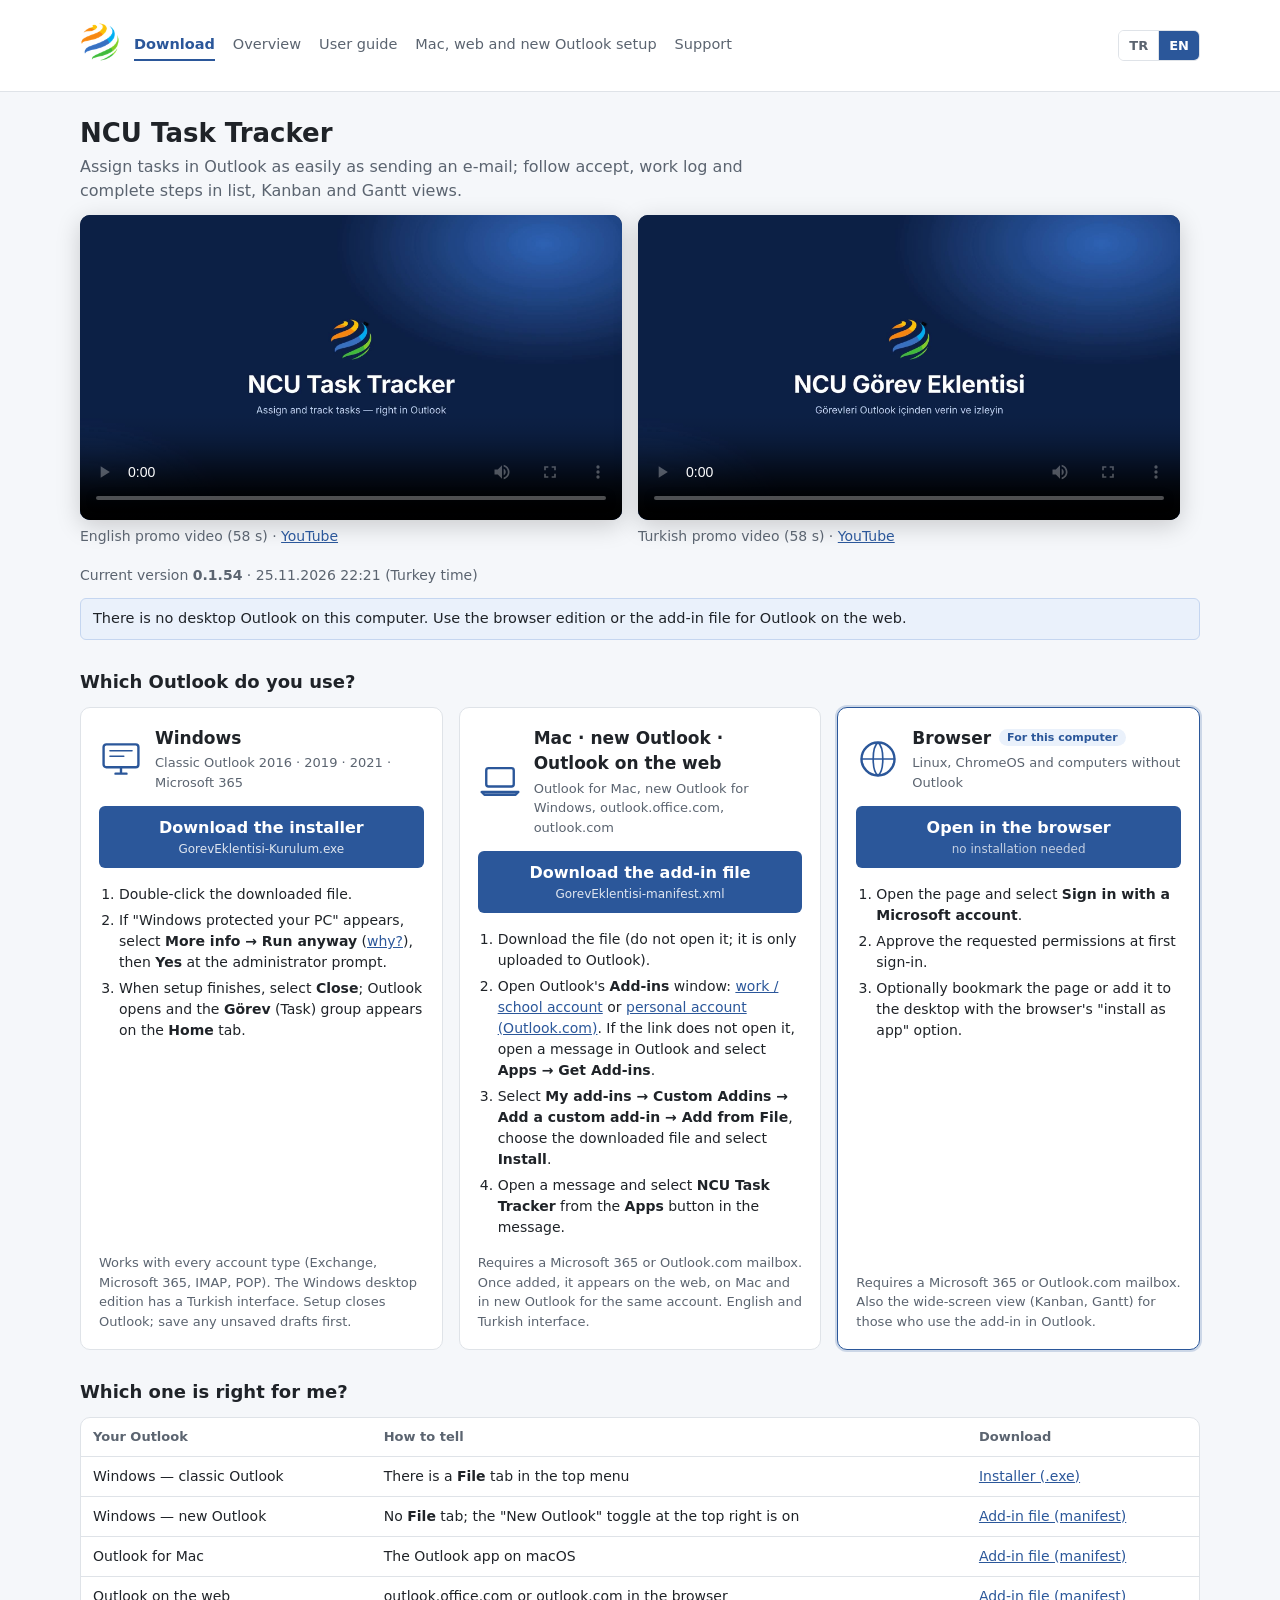
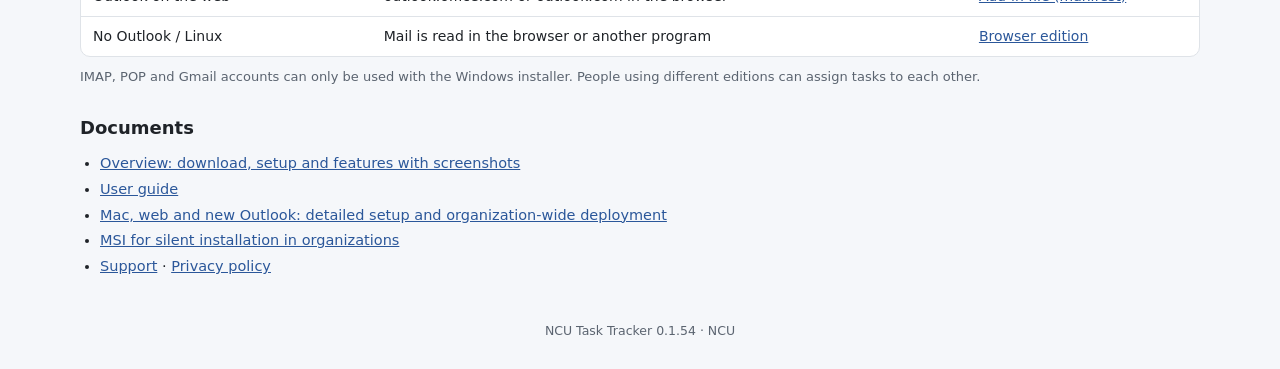
<file: index.html>
<!doctype html>
<html lang="tr" data-baslik-en="NCU Task Tracker — Download">
<head>
<meta charset="utf-8">
<meta name="viewport" content="width=device-width, initial-scale=1">
<meta http-equiv="Content-Security-Policy" content="default-src 'none'; script-src 'self'; style-src 'self'; img-src 'self'; media-src 'self'; base-uri 'none'; form-action 'none'">
<title>Görev Eklentisi — İndir</title>
<meta name="description" content="Outlook için görev atama ve takip eklentisi. Windows, Mac, Outlook web ve tarayıcı sürümleri. · Task assignment and tracking add-in for Outlook on Windows, Mac, the web and in the browser.">
<link rel="icon" href="eklenti/simgeler/simge-32.png">
<link rel="stylesheet" href="indir.css?v=0.1.54">
<script src="dil.js?v=0.1.54"></script>
</head>
<body>
<header class="ust">
  <a href="./"><img src="eklenti/simgeler/simge-64.png" alt="Görev Eklentisi · NCU Task Tracker" width="40" height="40"></a>
  <nav class="gezinti">
    <a href="./" aria-current="page"><span data-dil="tr">İndir</span><span data-dil="en">Download</span></a>
    <a href="tanitim.html"><span data-dil="tr">Tanıtım</span><span data-dil="en">Overview</span></a>
    <a href="kilavuz.html"><span data-dil="tr">Kullanım kılavuzu</span><span data-dil="en">User guide</span></a>
    <a href="web-kurulum.html"><span data-dil="tr">Mac, web ve yeni Outlook kurulumu</span><span data-dil="en">Mac, web and new Outlook setup</span></a>
    <a href="eklenti/destek.html"><span data-dil="tr">Destek</span><span data-dil="en">Support</span></a>
  </nav>
  <div class="dil-sec" role="group" aria-label="Dil / Language"><button type="button" data-dil-sec="tr" lang="tr" title="Türkçe">TR</button><button type="button" data-dil-sec="en" lang="en" title="English">EN</button></div>
</header>

<main>
  <div class="giris">
    <h1 data-dil="tr">Görev Eklentisi</h1>
    <h1 data-dil="en">NCU Task Tracker</h1>
    <p data-dil="tr">Outlook'ta e-posta gönderir gibi görev verin; kabul, iş kaydı ve tamamlama adımlarını liste, kanban ve Gantt ile izleyin.</p>
    <p data-dil="en">Assign tasks in Outlook as easily as sending an e-mail; follow accept, work log and complete steps in list, Kanban and Gantt views.</p>
  </div>
  <div class="tanitim-videolar">
    <figure class="tanitim-video" data-video="tr">
      <video controls preload="metadata" playsinline poster="gorsel/video/tanitim-tr.jpg">
        <source src="gorsel/video/tanitim-tr.mp4" type="video/mp4">
      </video>
      <figcaption><span data-dil="tr">Türkçe tanıtım videosu (58 sn)</span><span data-dil="en">Turkish promo video (58 s)</span> · <a href="https://www.youtube.com/watch?v=gkONvFQwdQk">YouTube</a></figcaption>
    </figure>
    <figure class="tanitim-video" data-video="en">
      <video controls preload="metadata" playsinline poster="gorsel/video/tanitim-en.jpg">
        <source src="gorsel/video/tanitim-en.mp4" type="video/mp4">
      </video>
      <figcaption><span data-dil="tr">İngilizce tanıtım videosu (58 sn)</span><span data-dil="en">English promo video (58 s)</span> · <a href="https://www.youtube.com/watch?v=88AWpGK2bZY">YouTube</a></figcaption>
    </figure>
  </div>
  <p class="surum"><span data-dil="tr">Güncel sürüm <b>0.1.54</b> · 25.11.2026 22:21 (Türkiye saati)</span><span data-dil="en">Current version <b>0.1.54</b> · 25.11.2026 22:21 (Turkey time)</span></p>
  <p class="oneri" id="oneri" hidden></p>

  <h2><span data-dil="tr">Hangi Outlook'u kullanıyorsunuz?</span><span data-dil="en">Which Outlook do you use?</span></h2>
  <div class="kartlar">

    <section class="kart" id="k-windows" data-platform="windows">
      <div class="kart-bas">
        <svg class="simge" viewBox="0 0 48 48" aria-hidden="true"><rect x="5" y="8" width="38" height="25" rx="3"/><path d="M18 40h12M24 33v7"/><path d="M12 15h24M12 21h15" class="ince"/></svg>
        <div><h3>Windows</h3><p class="alt"><span data-dil="tr">Klasik Outlook 2016 · 2019 · 2021 · Microsoft 365</span><span data-dil="en">Classic Outlook 2016 · 2019 · 2021 · Microsoft 365</span></p></div>
      </div>
      <a class="dugme" href="https://github.com/caglarutkuguler/gorev-eklentisi-dagitim/releases/latest/download/GorevEklentisi-Kurulum.exe"><span data-dil="tr">Kurulum dosyasını indir</span><span data-dil="en">Download the installer</span> <span>GorevEklentisi-Kurulum.exe</span></a>
      <ol data-dil="tr">
        <li>İndirilen dosya çift tıklanır.</li>
        <li>"Windows kişisel bilgisayarınızı korudu" uyarısında <b>Ek bilgi → Yine de çalıştır</b> (<a href="tanitim.html#uyari">neden çıkar?</a>), yönetici onayında <b>Evet</b>.</li>
        <li>Kurulum bitince <b>Kapat</b>; Outlook açılır, <b>Giriş</b> sekmesinde <b>Görev</b> grubu görünür.</li>
      </ol>
      <ol data-dil="en">
        <li>Double-click the downloaded file.</li>
        <li>If "Windows protected your PC" appears, select <b>More info → Run anyway</b> (<a href="tanitim.html#uyari">why?</a>), then <b>Yes</b> at the administrator prompt.</li>
        <li>When setup finishes, select <b>Close</b>; Outlook opens and the <b>Görev</b> (Task) group appears on the <b>Home</b> tab.</li>
      </ol>
      <p class="not" data-dil="tr">Her tür hesapla çalışır (Exchange, Microsoft 365, IMAP, POP). Kurulum Outlook'u kapatır; kaydedilmemiş taslaklar önce kaydedilir.</p>
      <p class="not" data-dil="en">Works with every account type (Exchange, Microsoft 365, IMAP, POP). The Windows desktop edition has a Turkish interface. Setup closes Outlook; save any unsaved drafts first.</p>
    </section>

    <section class="kart" id="k-mac" data-platform="mac">
      <div class="kart-bas">
        <svg class="simge" viewBox="0 0 48 48" aria-hidden="true"><rect x="9" y="10" width="30" height="20" rx="2.5"/><path d="M4 36h40l-3 3H7z"/></svg>
        <div><h3><span data-dil="tr">Mac · yeni Outlook · Outlook web</span><span data-dil="en">Mac · new Outlook · Outlook on the web</span></h3><p class="alt"><span data-dil="tr">macOS için Outlook, Windows'ta yeni Outlook, outlook.office.com, outlook.com</span><span data-dil="en">Outlook for Mac, new Outlook for Windows, outlook.office.com, outlook.com</span></p></div>
      </div>
      <a class="dugme" href="eklenti/manifest.xml" download="GorevEklentisi-manifest.xml"><span data-dil="tr">Eklenti dosyasını indir</span><span data-dil="en">Download the add-in file</span> <span>GorevEklentisi-manifest.xml</span></a>
      <ol data-dil="tr">
        <li>Dosya indirilir (açılmaz; yalnızca Outlook'a yüklenir).</li>
        <li>Outlook'un <b>Eklentiler</b> penceresi açılır: <a href="https://outlook.office.com/mail/inclientstore" target="_blank" rel="noopener">iş / okul hesabı</a> ya da <a href="https://outlook.live.com/mail/0/inclientstore" target="_blank" rel="noopener">kişisel hesap (Outlook.com)</a>. Bağlantı pencereyi açmazsa Outlook'ta bir ileti açılıp <b>Uygulamalar → Eklenti al</b> seçilir.</li>
        <li><b>Eklentilerim → Özel eklentiler → Özel eklenti ekle → Dosyadan ekle</b> ile indirilen dosya seçilir, <b>Yükle</b> denir.</li>
        <li>Bir ileti açılır; iletideki <b>Uygulamalar</b> düğmesinden <b>Görev Eklentisi</b> seçilir.</li>
      </ol>
      <ol data-dil="en">
        <li>Download the file (do not open it; it is only uploaded to Outlook).</li>
        <li>Open Outlook's <b>Add-ins</b> window: <a href="https://outlook.office.com/mail/inclientstore" target="_blank" rel="noopener">work / school account</a> or <a href="https://outlook.live.com/mail/0/inclientstore" target="_blank" rel="noopener">personal account (Outlook.com)</a>. If the link does not open it, open a message in Outlook and select <b>Apps → Get Add-ins</b>.</li>
        <li>Select <b>My add-ins → Custom Addins → Add a custom add-in → Add from File</b>, choose the downloaded file and select <b>Install</b>.</li>
        <li>Open a message and select <b>NCU Task Tracker</b> from the <b>Apps</b> button in the message.</li>
      </ol>
      <p class="not" data-dil="tr">Microsoft 365 ya da Outlook.com posta kutusu gerekir. Bir kez eklenince aynı hesapla web, Mac ve yeni Outlook'ta görünür.</p>
      <p class="not" data-dil="en">Requires a Microsoft 365 or Outlook.com mailbox. Once added, it appears on the web, on Mac and in new Outlook for the same account. English and Turkish interface.</p>
    </section>

    <section class="kart" id="k-tarayici" data-platform="linux">
      <div class="kart-bas">
        <svg class="simge" viewBox="0 0 48 48" aria-hidden="true"><circle cx="24" cy="24" r="18"/><path d="M6 24h36M24 6c-7 5-7 31 0 36M24 6c7 5 7 31 0 36" class="ince"/></svg>
        <div><h3><span data-dil="tr">Tarayıcı</span><span data-dil="en">Browser</span></h3><p class="alt"><span data-dil="tr">Linux, ChromeOS ve Outlook kurulu olmayan bilgisayarlar</span><span data-dil="en">Linux, ChromeOS and computers without Outlook</span></p></div>
      </div>
      <a class="dugme" href="eklenti/"><span data-dil="tr">Tarayıcıda aç</span><span data-dil="en">Open in the browser</span> <span><span data-dil="tr">kurulum gerekmez</span><span data-dil="en">no installation needed</span></span></a>
      <ol data-dil="tr">
        <li>Sayfa açılır, <b>Microsoft hesabıyla oturum aç</b> denir.</li>
        <li>İlk girişte istenen izinler onaylanır.</li>
        <li>İstenirse sayfa yer imlerine ya da tarayıcının "uygulama olarak yükle" seçeneğiyle masaüstüne eklenir.</li>
      </ol>
      <ol data-dil="en">
        <li>Open the page and select <b>Sign in with a Microsoft account</b>.</li>
        <li>Approve the requested permissions at first sign-in.</li>
        <li>Optionally bookmark the page or add it to the desktop with the browser's "install as app" option.</li>
      </ol>
      <p class="not" data-dil="tr">Microsoft 365 ya da Outlook.com posta kutusu gerekir. Outlook'a eklenti kuranlar için de geniş ekran görünümüdür (kanban, Gantt).</p>
      <p class="not" data-dil="en">Requires a Microsoft 365 or Outlook.com mailbox. Also the wide-screen view (Kanban, Gantt) for those who use the add-in in Outlook.</p>
    </section>
  </div>

  <h2><span data-dil="tr">Hangisi bana uygun?</span><span data-dil="en">Which one is right for me?</span></h2>
  <div class="tablo-sar" data-dil="tr">
  <table>
    <thead><tr><th>Outlook'unuz</th><th>Nasıl anlaşılır</th><th>İndirilecek</th></tr></thead>
    <tbody>
      <tr><td>Windows — klasik Outlook</td><td>Üst menüde <b>Dosya</b> sekmesi vardır</td><td><a href="#k-windows">Kurulum dosyası (.exe)</a></td></tr>
      <tr><td>Windows — yeni Outlook</td><td><b>Dosya</b> sekmesi yoktur; sağ üstte "Yeni Outlook" anahtarı açıktır</td><td><a href="#k-mac">Eklenti dosyası (manifest)</a></td></tr>
      <tr><td>Mac için Outlook</td><td>macOS'ta Outlook uygulaması</td><td><a href="#k-mac">Eklenti dosyası (manifest)</a></td></tr>
      <tr><td>Outlook web</td><td>Tarayıcıda outlook.office.com ya da outlook.com</td><td><a href="#k-mac">Eklenti dosyası (manifest)</a></td></tr>
      <tr><td>Outlook yok / Linux</td><td>Posta tarayıcıdan ya da başka bir programdan okunur</td><td><a href="#k-tarayici">Tarayıcı sürümü</a></td></tr>
    </tbody>
  </table>
  </div>
  <div class="tablo-sar" data-dil="en">
  <table>
    <thead><tr><th>Your Outlook</th><th>How to tell</th><th>Download</th></tr></thead>
    <tbody>
      <tr><td>Windows — classic Outlook</td><td>There is a <b>File</b> tab in the top menu</td><td><a href="#k-windows">Installer (.exe)</a></td></tr>
      <tr><td>Windows — new Outlook</td><td>No <b>File</b> tab; the "New Outlook" toggle at the top right is on</td><td><a href="#k-mac">Add-in file (manifest)</a></td></tr>
      <tr><td>Outlook for Mac</td><td>The Outlook app on macOS</td><td><a href="#k-mac">Add-in file (manifest)</a></td></tr>
      <tr><td>Outlook on the web</td><td>outlook.office.com or outlook.com in the browser</td><td><a href="#k-mac">Add-in file (manifest)</a></td></tr>
      <tr><td>No Outlook / Linux</td><td>Mail is read in the browser or another program</td><td><a href="#k-tarayici">Browser edition</a></td></tr>
    </tbody>
  </table>
  </div>
  <p class="not" data-dil="tr">IMAP, POP ve Gmail hesapları yalnızca Windows kurulum paketiyle kullanılabilir. Farklı sürümleri kullananlar birbirine görev verebilir.</p>
  <p class="not" data-dil="en">IMAP, POP and Gmail accounts can only be used with the Windows installer. People using different editions can assign tasks to each other.</p>

  <h2><span data-dil="tr">Belgeler</span><span data-dil="en">Documents</span></h2>
  <ul class="baglantilar" data-dil="tr">
    <li><a href="tanitim.html">Tanıtım: ekran görüntüleriyle indirme, kurulum ve özellikler</a></li>
    <li><a href="kilavuz.html">Kullanım kılavuzu</a></li>
    <li><a href="web-kurulum.html">Mac, web ve yeni Outlook: ayrıntılı kurulum ve kurum geneli dağıtım</a></li>
    <li><a href="https://github.com/caglarutkuguler/gorev-eklentisi-dagitim/releases/latest/download/GorevEklentisi.msi">Kurum içi sessiz kurulum için MSI</a></li>
    <li><a href="eklenti/destek.html">Destek</a> · <a href="eklenti/gizlilik.html">Gizlilik politikası</a></li>
  </ul>
  <ul class="baglantilar" data-dil="en">
    <li><a href="tanitim.html">Overview: download, setup and features with screenshots</a></li>
    <li><a href="kilavuz.html">User guide</a></li>
    <li><a href="web-kurulum.html">Mac, web and new Outlook: detailed setup and organization-wide deployment</a></li>
    <li><a href="https://github.com/caglarutkuguler/gorev-eklentisi-dagitim/releases/latest/download/GorevEklentisi.msi">MSI for silent installation in organizations</a></li>
    <li><a href="eklenti/destek.html#en">Support</a> · <a href="eklenti/gizlilik.html#en">Privacy policy</a></li>
  </ul>
</main>

<footer><span data-dil="tr">Görev Eklentisi</span><span data-dil="en">NCU Task Tracker</span> 0.1.54 · NCU</footer>
<script src="indir.js?v=0.1.54"></script>
</body>
</html>
</file>
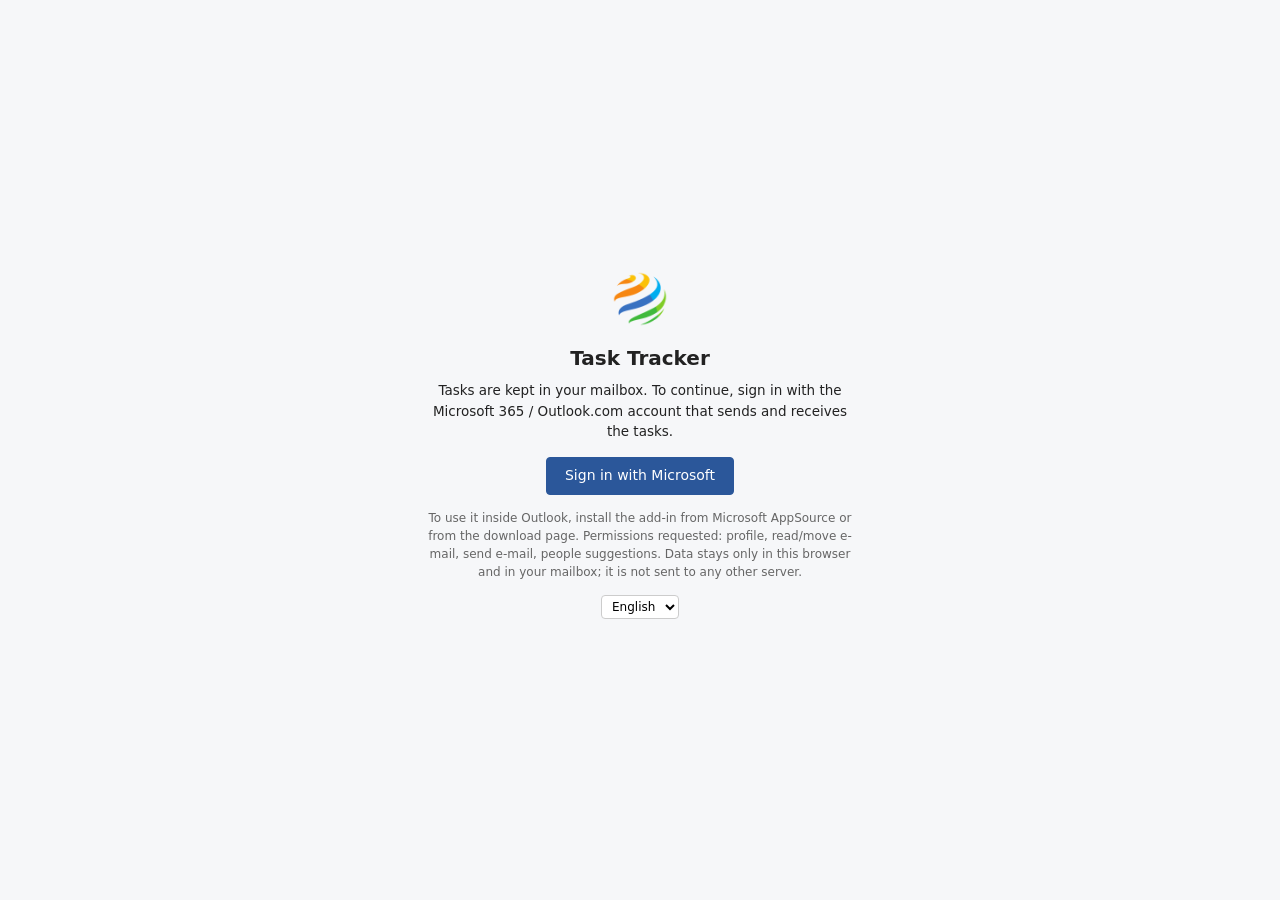
<file: eklenti/index.html>
<!doctype html>
<html lang="tr">
<head>
<meta charset="utf-8">
<meta http-equiv="Content-Security-Policy" content="default-src 'none'; script-src 'self'; style-src 'self' 'unsafe-inline'; img-src 'self' data:; font-src 'self'; connect-src https:; frame-src https://login.microsoftonline.com https://login.live.com; object-src 'none'; base-uri 'none'; form-action 'none'">
<meta name="viewport" content="width=device-width, initial-scale=1">
<title>Görevler</title>
<link rel="stylesheet" href="styles.css?v=0.1.54">
<link rel="stylesheet" href="web.css?v=0.1.54">
<link rel="icon" href="simgeler/simge-32.png">
</head>
<body>
<header class="ust">
  <div class="sekmeler" role="tablist">
    <button class="sekme aktif" data-gorunum="liste">Liste</button>
    <button class="sekme" data-gorunum="kanban">Kanban</button>
    <button class="sekme" data-gorunum="gantt">Gantt</button>
    <button class="sekme" data-gorunum="yuk">Yük</button>
    <button class="sekme sekme-yardim" data-gorunum="yardim" title="Kullanım kılavuzu">? Yardım</button>
  </div>
  <div class="filtreler">
    <select id="fHesap" title="Hesap (birden çok görev alanı açıkken)" class="gizli"><option value="">Tüm hesaplar</option></select>
    <select id="fKapsam" title="Kapsam">
      <option value="hepsi">Tüm görevler</option>
      <option value="verdiklerim">Verdiklerim</option>
      <option value="uzerimdekiler">Üzerimdekiler</option>
      <option value="izlediklerim">İzlediklerim</option>
    </select>
    <select id="fDurum" title="Durum">
      <option value="acik">Açık olanlar</option>
      <option value="hepsi">Tüm durumlar</option>
      <option value="Yeni">Yeni</option>
      <option value="KabulEdildi">Kabul edildi</option>
      <option value="DevamEdiyor">Devam ediyor</option>
      <option value="Beklemede">Beklemede</option>
      <option value="Tamamlandi">Tamamlandı</option>
      <option value="Kapatildi">Kapatıldı</option>
      <option value="Reddedildi">Reddedildi</option>
      <option value="IptalEdildi">İptal edildi</option>
    </select>
    <select id="fProje" title="Proje"><option value="">Tüm projeler</option></select>
    <select id="fKisi" title="Kişi"><option value="">Tüm kişiler</option></select>
    <label class="onay"><input type="checkbox" id="fGecikmis"> Gecikmiş</label>
    <input type="search" id="fAra" placeholder="Ara…">
  </div>
  <div class="eylemler">
    <button id="btnYenile" title="Yenile">⟳</button>
    <button id="btnAktar" title="CSV dışa aktar">CSV</button>
    <button id="btnYeni" class="birincil">+ Yeni Görev</button>
    <select id="dilSec" class="dil-sec" title="Dil / Language" aria-label="Dil / Language"><option value="tr">TR</option><option value="en">EN</option></select>
  </div>
</header>

<div class="govde">
<main id="icerik">
  <section id="liste" class="gorunum aktif"></section>
  <section id="kanban" class="gorunum"></section>
  <section id="gantt" class="gorunum">
    <div class="gantt-arac">
      <label>Ölçek
        <select id="gOlcek"><option value="gun">Gün</option><option value="hafta" selected>Hafta</option><option value="ay">Ay</option></select>
      </label>
      <label>Grupla
        <select id="gGrup"><option value="">—</option><option value="proje">Proje</option><option value="kisi">Sorumlu</option></select>
      </label>
    </div>
    <div id="ganttAlan"></div>
  </section>
  <section id="yuk" class="gorunum"></section>

  <section id="yardim" class="gorunum">
    <div id="hosgeldin" class="hosgeldin gizli">
      <img src="ncu-logo.png" alt="NCU" class="h-logo">
      <div data-dil="tr">
        <div class="h-baslik">Görev Eklentisi kuruldu.</div>
        <div>Outlook'un Giriş sekmesine <b>Görev</b> grubu eklendi: <b>Yeni Görev</b> ile görev gönderilir, <b>Görevler</b> ile takip edilir. Aşağıdaki kılavuz kısa bir özettir; bu sayfa yalnızca ilk açılışta kendiliğinden gelir, sonrasında <b>Görev → Yardım</b> düğmesiyle her zaman açılabilir.</div>
      </div>
      <div data-dil="en">
        <div class="h-baslik">Task Tracker is installed.</div>
        <div>A <b>Task</b> group has been added to Outlook's Home tab: <b>New Task</b> sends a task, <b>Tasks</b> tracks them. The guide below is a short summary; this page opens by itself only the first time, and is always available afterwards from <b>Task → Help</b>.</div>
      </div>
      <button id="hosgeldinKapat" title="Kapat">✕</button>
    </div>
    <div class="yardim" data-dil="tr">
      <nav class="yardim-nav">
        <a href="#y-nedir">Eklenti nedir?</a>
        <a href="#y-gonderme">Görev gönderme</a>
        <a href="#y-gelen">Gelen görevde yapılacaklar</a>
        <a href="#y-pencere">Görevler penceresi</a>
        <a href="#y-takip">Görev veren için takip</a>
        <a href="#y-durumlar">Durumlar</a>
        <a href="#y-web">Web, Mac ve yeni Outlook</a>
        <a href="#y-sss">Sık sorulan sorular</a>
        <a href="#y-destek">Destek</a>
        <a href="#y-hakkinda">Hakkında</a>
      </nav>
      <article class="yardim-icerik">

        <h2 id="y-nedir">Eklenti nedir?</h2>
        <p class="dugme-satir">
          <a class="dugme-bag birincil" href="https://caglarutkuguler.github.io/gorev-eklentisi-dagitim/tanitim.html">Ekran görüntüleriyle tanıtım ↗</a>
          <a class="dugme-bag" href="https://caglarutkuguler.github.io/gorev-eklentisi-dagitim/">İndirme sayfası ↗</a>
          <a class="dugme-bag" href="https://caglarutkuguler.github.io/gorev-eklentisi-dagitim/kilavuz.html">Kılavuzu tarayıcıda aç ↗</a>
        </p>
        <p>Görev Eklentisi, Outlook içinden bir e-posta gönderir gibi görev vermeyi ve bu görevleri tek ekrandan izlemeyi sağlar. Görev gönderme, kabul etme, ilerleme bildirme ve tamamlama işlemleri Outlook'un içindeki düğmelerle yapılır; ayrı bir program açılmaz.</p>
        <p>Görevler e-posta ile taşınır; internet bağlantısı gerekmez, kurum e-postası çalışıyorsa eklenti de çalışır. Görev alan kişide eklenti yoksa görev yine normal bir e-posta olarak okunur, yalnızca düğmeler görünmez.</p>
        <p>Üç rol vardır: <b>görev veren</b> görevi açar, izler, kapatır; <b>sorumlu</b> görevi kabul eder, yaptıklarını kaydeder, tamamlar; <b>bilgi</b> olarak eklenenler görevi ve gelişmeleri görür ama işlem yapmaz.</p>
        <p>Gelen görev e-postaları Gelen Kutusu'nun altındaki <b>Görevler</b> klasörüne taşınır. Bu klasör silinmemelidir; eklenti görev geçmişini buradaki e-postalardan okur. Sorumlu olunan görevler Outlook'un kendi Görevler listesinde ve Yapılacaklar çubuğunda da görünür; oradaki satırlar yalnızca gösterim içindir.</p>

        <h2 id="y-gonderme">Görev gönderme</h2>
        <p>Outlook'ta Giriş sekmesinde <b>Yeni Görev</b> tıklanır (ya da bu penceredeki <b>+ Yeni Görev</b>), form doldurulur, <b>Gönder</b> tıklanır.</p>
        <ol>
          <li><b>Sorumlu(lar)</b>: görevi yapacak kişiler. Adres Defteri ile seçilir veya e-posta adresi yazılır; birden çok kişi noktalı virgülle ayrılır.</li>
          <li><b>Bilgi</b>: görevi izlemesi istenenler (isteğe bağlı).</li>
          <li><b>Başlık</b> (zorunlu): e-postanın konusu olur.</li>
          <li><b>Başlangıç</b> ve <b>Termin</b> (zorunlu): Gantt'ta çubuk bu iki tarih arasında çizilir.</li>
          <li><b>Öncelik</b>: Düşük, Normal, Yüksek, Kritik.</li>
          <li><b>Proje / Kategori</b>: aynı işe ait görevleri bir arada görmek için; önceki projeler önerilir.</li>
          <li><b>Açıklama</b> ve <b>Alt adımlar</b>: alt adımlar her satıra bir madde yazılır, sorumlu tek tek işaretler.</li>
          <li><b>Ekler</b>: görevle birlikte gidecek dosyalar.</li>
        </ol>
        <p><b>Seçenekler</b> — görevi veren karar verir, son seçim bir sonraki görevde hazır gelir:</p>
        <table>
          <tr><th>Seçenek</th><th>Anlamı</th><th>Ne zaman</th></tr>
          <tr><td>Her biri için ayrı görev</td><td>Her sorumluya kendi görevi gider; bağımsız kabul eder, ilerletir, tamamlar</td><td>Aynı iş birden çok kişiye ayrı ayrı yaptırılacaksa</td></tr>
          <tr><td>Ortak tek görev</td><td>Tek görev, birden çok sorumlu; durum ortak, iş kayıtları kişi bazında</td><td>Bir iş birlikte yürütülecekse</td></tr>
          <tr><td>Efor takibi açık</td><td>Her iş kaydında harcanan saat zorunlu; tahmini saat girilir</td><td>Harcanan zaman raporlanacaksa</td></tr>
          <tr><td>Efor takibi kapalı</td><td>İş kaydında yalnızca not ve ilerleme yüzdesi</td><td>Zaman takibi gerekmeyen işlerde</td></tr>
        </table>

        <h2 id="y-gelen">Gelen görevde yapılacaklar</h2>
        <p>Görev alan kişi önce görevi <b>kabul eder</b> veya gerekçesiyle <b>reddeder</b>, sonra çalıştıkça <b>iş kaydı</b> girer, iş bitince <b>Tamamla</b> der. Her işlem görevi verene ve bilgi listesine otomatik e-posta olarak gider; ayrıca yanıt yazmak gerekmez.</p>
        <p><b>Düğmeler nerede?</b> Görev e-postasının içinde, başlığın altında (o bildirime uygun işlemler ve Görevi Aç); e-postaya sağ tıklanınca <b>Görev</b> alt menüsünde; e-posta seçiliyken Outlook Giriş sekmesindeki <b>Görev</b> grubunda; e-posta açıkken İleti sekmesinde; bu pencerede görev seçildiğinde sağdaki detay panelinde tüm işlemler. Düğmeler yalnızca o anda yapılabilen işlemler için görünür.</p>
        <table>
          <tr><th>İşlem</th><th>Ne yapar</th><th>İstenen bilgi</th></tr>
          <tr><td>Kabul</td><td>Görev üstlenilir; durum "Kabul edildi" olur</td><td>İsteğe bağlı not</td></tr>
          <tr><td>Reddet</td><td>Görev geri çevrilir; görevi veren yeniden açabilir</td><td>Gerekçe (zorunlu)</td></tr>
          <tr><td>İş Kaydı</td><td>O gün yapılan iş kaydedilir; ilk kayıtla durum "Devam ediyor" olur</td><td>Tarih, not, ilerleme %; efor takibi açıksa saat (zorunlu)</td></tr>
          <tr><td>Beklet / Devam et</td><td>Dış bir engel varken görev beklemeye alınır, engel kalkınca sürdürülür</td><td>İsteğe bağlı not</td></tr>
          <tr><td>Termin iste</td><td>Terminin uzatılması görevi verene önerilir; karar görevi verenindir</td><td>Önerilen tarih, gerekçe</td></tr>
          <tr><td>Tamamla</td><td>İş bitirilir; ilerleme %100 olur, görevi veren onaylayıp kapatır</td><td>İsteğe bağlı not</td></tr>
          <tr><td>Yorum</td><td>Görevle ilgili not; tüm taraflar görür</td><td>Metin</td></tr>
        </table>
        <p class="uyari">Görev e-postasına <b>Yanıtla</b> ile cevap yazmak görevi güncellemez. Bu yüzden görev maillerinde Yanıtla, o an yapılabilecek görev işlemlerini sunar; yalnızca ileti göndermek için <b>Yine de yanıtla</b> seçilir.</p>

        <h2 id="y-pencere">Görevler penceresi</h2>
        <p>Bu pencere verilen ve alınan tüm görevleri tek yerde gösterir. Üst çubuktaki filtreler: <b>Kapsam</b> (Verdiklerim / Üzerimdekiler / İzlediklerim), <b>Durum</b> (varsayılan "Açık olanlar"), Proje, Kişi, Gecikmiş ve arama.</p>
        <table>
          <tr><th>Görünüm</th><th>Ne gösterir</th><th>Nasıl kullanılır</th></tr>
          <tr><td>Liste</td><td>Tüm görevler tablo halinde; başlığa tıklayınca sıralanır</td><td>Satıra tıklanınca sağda detay paneli açılır</td></tr>
          <tr><td>Kanban</td><td>Görevler durum sütunlarında kart olarak</td><td>Kart başka sütuna sürüklenince ilgili işlem penceresi açılır</td></tr>
          <tr><td>Gantt</td><td>Başlangıçtan termine çubuk, dolu kısım ilerleme, kesikli çizgi bugün, gecikmiş kırmızı</td><td>Ölçek (gün/hafta/ay) ve gruplama (proje/sorumlu) üstten seçilir</td></tr>
          <tr><td>Yük</td><td>Kişi başına açık, gecikmiş, tamamlanan görev; efor takibinde tahmini/harcanan/kalan saat</td><td>Kimin üzerinde ne kadar iş olduğunu görmek için</td></tr>
        </table>
        <p>Detay panelinde durum, taraflar, tarihler, açıklama, alt adımlar, iş kayıtları ve yorumlar bulunur; üstteki düğmeler yapılabilen işlemlerdir. <b>Maili aç</b> orijinal e-postayı açar. <b>CSV</b> listeyi Excel'de açılabilen dosyaya aktarır.</p>

        <h2 id="y-takip">Görev veren için takip</h2>
        <p>Sorumlunun her işlemi hem e-posta olarak gelir hem de <b>Verdiklerim</b> listesinde anında görünür. Günlük takip için Kanban, tarih baskısı için Gantt, kişi dağılımı için Yük görünümü kullanılır.</p>
        <table>
          <tr><th>İşlem</th><th>Ne zaman</th><th>Sonuç</th></tr>
          <tr><td>Kapat (onayla)</td><td>Sorumlu "Tamamla" dedikten sonra, iş kontrol edilince</td><td>Görev kapanır</td></tr>
          <tr><td>Yeniden aç</td><td>Tamamlanan iş eksikse ya da reddedilen/iptal edilen görev tekrar verilecekse</td><td>Gerekçeyle sorumluya gider</td></tr>
          <tr><td>Termin değiştir</td><td>Sorumlu termin istediğinde ya da plan değiştiğinde</td><td>Yeni termin tüm taraflara gider</td></tr>
          <tr><td>İptal et</td><td>Görev artık gerekli değilse</td><td>Gerekçeyle tüm taraflara gider</td></tr>
          <tr><td>Yorum</td><td>Her zaman</td><td>Tüm taraflar görür</td></tr>
        </table>
        <p>Sorumlunun termin isteği detay panelinde tarihlerin yanında "(istek: …)" olarak görünür; kabul için <b>Termin değiştir</b>, red için <b>Yorum</b> ile cevap verilir.</p>

        <h2 id="y-durumlar">Durumlar</h2>
        <svg class="durum-akisi" viewBox="0 0 760 250" role="img" aria-label="Görev durumları ve geçişler" font-size="12">
          <defs><marker id="y-ok" viewBox="0 0 10 10" refX="9" refY="5" markerWidth="6" markerHeight="6" orient="auto-start-reverse"><path d="M0 0L10 5L0 10z" fill="#9aa0a6"/></marker></defs>
          <g fill="none" stroke="#9aa0a6" stroke-width="1.25">
            <path d="M154 80H170" marker-end="url(#y-ok)"/><path d="M294 80H310" marker-end="url(#y-ok)"/><path d="M434 80H450" marker-end="url(#y-ok)"/><path d="M574 80H590" marker-end="url(#y-ok)"/>
            <path d="M92 102V162" marker-end="url(#y-ok)"/>
            <path d="M342 102V162" marker-start="url(#y-ok)" marker-end="url(#y-ok)"/>
            <path d="M402 102V140H512V162" stroke-dasharray="4 4" marker-end="url(#y-ok)"/>
            <path d="M652 58V34H372V58" marker-end="url(#y-ok)"/>
          </g>
          <g fill="none" stroke="#9aa0a6" stroke-width="1.25">
            <rect x="30" y="58" width="124" height="44" rx="8"/><rect x="170" y="58" width="124" height="44" rx="8"/><rect x="310" y="58" width="124" height="44" rx="8"/><rect x="450" y="58" width="124" height="44" rx="8"/>
            <rect x="590" y="58" width="124" height="44" rx="8" stroke="#2b579a" stroke-width="2" fill="#2b579a" fill-opacity="0.12"/>
            <rect x="30" y="162" width="124" height="44" rx="8"/><rect x="310" y="162" width="124" height="44" rx="8"/><rect x="450" y="162" width="124" height="44" rx="8"/>
          </g>
          <g fill="#222" text-anchor="middle">
            <text x="92" y="84">Yeni</text><text x="232" y="84">Kabul edildi</text><text x="372" y="84">Devam ediyor</text><text x="512" y="84">Tamamlandı</text><text x="652" y="84" font-weight="600">Kapatıldı</text>
            <text x="92" y="188">Reddedildi</text><text x="372" y="188">Beklemede</text><text x="512" y="188">İptal edildi</text>
          </g>
          <g fill="#666" font-size="11" text-anchor="middle">
            <text x="162" y="50">kabul</text><text x="302" y="50">iş kaydı</text><text x="442" y="50">tamamla</text><text x="582" y="50">kapat (onay)</text>
            <text x="512" y="28">yeniden aç (görev veren)</text>
            <text x="100" y="136" text-anchor="start">reddet (gerekçe)</text>
            <text x="334" y="136" text-anchor="end">beklet / devam et</text>
            <text x="512" y="232">görev veren her açık görevi iptal edebilir</text>
          </g>
        </svg>
        <p>Üst sıradaki geçişleri sorumlu yapar (kabul, iş kaydı, tamamla); kapatma, yeniden açma ve iptal görevi verene aittir. Kabul edilmeden iş kaydı girilirse görev doğrudan "Devam ediyor" olur. Reddedilen görev yeniden açılırsa "Yeni" durumuna döner.</p>

        <h2 id="y-web">Web, Mac ve yeni Outlook</h2>
        <p>Bu sürüm Outlook'un web sürümünde, yeni Outlook'ta, Mac için Outlook'ta ve doğrudan tarayıcıda (Linux dahil) çalışır. Windows'taki klasik Outlook eklentisiyle aynı görev maillerini kullanır; iki sürümü kullananlar birbirine görev verebilir.</p>
        <ul>
          <li><b>Outlook içinde:</b> bir ileti açıkken <b>Görev → Görevler</b> düğmesi bölmeyi açar. Açık ileti bir görev mailiyse görev kendiliğinden seçilir ve yapılabilecek işlemler (Kabul, İş Kaydı, Tamamla…) düğme olarak görünür. Bölme sabitlenirse iletiler arasında gezerken açık kalır.</li>
          <li><b>Tarayıcıda:</b> aynı adres tek başına açılır; kanban, Gantt ve yük görünümleri geniş ekranda rahat kullanılır. Bölmedeki <b>Tarayıcıda aç</b> bağlantısı da buraya getirir.</li>
          <li><b>Görev maillerindeki düğmeler</b> (Kabul Et, İş Kaydı…) yalnızca Windows eklentisinde çalışır; burada bölmedeki düğmeler kullanılır.</li>
          <li><b>Eşitleme:</b> görevler posta kutusundaki maillerden okunur; pencere açıkken iki dakikada bir ve <b>⟳</b> düğmesiyle yenilenir. Bağlantı yokken yapılan işlemler bekletilir, bağlantı gelince gönderilir.</li>
          <li><b>Hesap:</b> görevler oturum açılan posta kutusunda tutulur. Yalnızca Microsoft 365 / Outlook.com posta kutuları desteklenir.</li>
        </ul>
        <p>Görevler eksik görünüyorsa bu tarayıcıdaki kayıtlar posta kutusundan baştan kurulabilir: <button type="button" data-komut="yenidenKur">Veritabanını Yeniden Kur</button></p>

        <h2 id="y-sss">Sık sorulan sorular</h2>
        <p>Çoğu sorun Outlook'ta <b>Görev → Araçlar</b> menüsündeki üç düğmeyle çözülür: <b>Gelen Kutusunu Tara</b>, <b>Bekleyenleri Gönder</b>, <b>Veritabanını Yeniden Kur</b>.</p>
        <table>
          <tr><th>Soru</th><th>Cevap</th></tr>
          <tr><td>Görev e-postası geldi ama burada görünmüyor</td><td>Outlook kapalıyken gelenler açılıştan birkaç saniye sonra işlenir. Hâlâ yoksa <b>Araçlar → Gelen Kutusunu Tara</b>.</td></tr>
          <tr><td>Kabul ettim ama karşı tarafa gitmedi</td><td>Outlook çevrimdışıysa işlem bekletilir, bağlantı gelince gönderilir. Hızlandırmak için <b>Araçlar → Bekleyenleri Gönder</b>.</td></tr>
          <tr><td>Başka bilgisayarda görevlerim yok</td><td>Görevler posta kutusunda saklanır ve ilk açılışta geri gelir; birkaç dakika beklenir. Gelmezse <b>Araçlar → Veritabanını Yeniden Kur</b>.</td></tr>
          <tr><td>Görev e-postasını sildim</td><td>Silinmiş Öğeler'den <b>Görevler</b> klasörüne geri taşınır. Görev kaydı kaybolmaz.</td></tr>
          <tr><td>Yanıtla'ya basınca seçim penceresi açılıyor</td><td>Yanıt görevi değiştirmez; görev işlemi seçilir ya da yalnızca ileti için "Yine de yanıtla" denir.</td></tr>
          <tr><td>Maildeki düğme bir şey yapmıyor</td><td>Outlook'un açık ve eklentinin etkin olduğu kontrol edilir (Dosya → Seçenekler → Eklentiler).</td></tr>
          <tr><td>Düğmeler görünmüyor / gri</td><td>O işlem şu anki durumda ya da bu rolde yapılamaz (bilgi alıcısı yalnızca yorum yazar; kabul edilmemiş görev tamamlanamaz).</td></tr>
          <tr><td>Görev alan kişi eklentiyi kurmamış</td><td>Görevi normal e-posta olarak okur; ilerleme kaydı tutulamaz. Kurduğunda görev kendiliğinden görünür.</td></tr>
          <tr><td>Outlook'ta Görev grubu kayboldu</td><td>Dosya → Seçenekler → Eklentiler → Yönet: COM Eklentileri → Git → Görev Eklentisi işaretlenir. Orada yoksa Yönet: Devre Dışı Öğeler → Etkinleştir.</td></tr>
        </table>

        <h2 id="y-destek">Destek</h2>
        <p>Sorun çözülmezse BT'ye başvurulur. Başvuruya eklenecekler: ne yapılmak istendi, ne oldu ve saat; ekran görüntüsü; görev numarası (listedeki 8 haneli kod); <b>Araçlar → Günlük Klasörünü Aç</b> ile açılan klasördeki o güne ait <code>.log</code> dosyası.</p>
        <p class="dugme-satir">
          <a class="dugme-bag" href="https://caglarutkuguler.github.io/gorev-eklentisi-dagitim/eklenti/destek.html">Destek sayfası ↗</a>
          <a class="dugme-bag" href="https://caglarutkuguler.github.io/gorev-eklentisi-dagitim/tanitim.html#uyari">Kurulum uyarısı ve çözümü ↗</a>
        </p>

        <h2 id="y-hakkinda">Hakkında</h2>
        <div class="hakkinda">
          <img src="ncu-logo.png" alt="NCU">
          <div>
            <div class="hk-ad">Görev Eklentisi <span class="hk-surum"></span></div>
            <div>Geliştirici: <b>NCU</b></div>
            <div class="hk-not">Outlook 2016/2019 için görev atama ve takip eklentisi. Görevler e-posta ile taşınır; dış sunucu kullanılmaz, veri kurum dışına çıkmaz.</div>
          </div>
        </div>
      </article>
    </div>
    <div class="yardim" data-dil="en">
      <nav class="yardim-nav">
        <a href="#y-nedir-en">What is the add-in?</a>
        <a href="#y-gonderme-en">Sending a task</a>
        <a href="#y-gelen-en">Working on a received task</a>
        <a href="#y-pencere-en">The Tasks window</a>
        <a href="#y-takip-en">Tracking for the task owner</a>
        <a href="#y-durumlar-en">Statuses</a>
        <a href="#y-web-en">Web, Mac and new Outlook</a>
        <a href="#y-sss-en">Frequently asked questions</a>
        <a href="#y-destek-en">Support</a>
        <a href="#y-hakkinda-en">About</a>
      </nav>
      <article class="yardim-icerik">

        <h2 id="y-nedir-en">What is the add-in?</h2>
        <p class="dugme-satir">
          <a class="dugme-bag birincil" href="https://caglarutkuguler.github.io/gorev-eklentisi-dagitim/tanitim.html">Tour with screenshots ↗</a>
          <a class="dugme-bag" href="https://caglarutkuguler.github.io/gorev-eklentisi-dagitim/">Download page ↗</a>
          <a class="dugme-bag" href="https://caglarutkuguler.github.io/gorev-eklentisi-dagitim/kilavuz.html">Open the guide in a browser ↗</a>
        </p>
        <p>Task Tracker lets you assign tasks from inside Outlook as easily as sending an e-mail, and follow them all on one screen. Sending, accepting, reporting progress and completing a task are done with buttons inside Outlook; no separate program is needed.</p>
        <p>Tasks travel by e-mail, so no extra server or internet service is involved: if your e-mail works, the add-in works. If the assignee does not have the add-in, the task still arrives as a normal e-mail; only the buttons are missing.</p>
        <p>There are three roles: the <b>owner</b> creates, tracks and closes the task; the <b>assignee</b> accepts it, logs the work done and completes it; people added as <b>CC (info)</b> see the task and its progress but take no action.</p>
        <p>Incoming task e-mails are moved to a task folder under the Inbox. This folder should not be deleted; the add-in reads the task history from the e-mails in it.</p>

        <h2 id="y-gonderme-en">Sending a task</h2>
        <p>Click <b>New Task</b> (in Outlook, or <b>+ New Task</b> in this window), fill in the form and click <b>Send</b>.</p>
        <ol>
          <li><b>Assignee(s)</b>: the people who will do the task. Type a name or e-mail address; separate several people with a semicolon.</li>
          <li><b>CC (info)</b>: people who should follow the task (optional).</li>
          <li><b>Title</b> (required): becomes the e-mail subject.</li>
          <li><b>Start</b> and <b>Due date</b> (required): the Gantt bar is drawn between these two dates.</li>
          <li><b>Priority</b>: Low, Normal, High, Critical.</li>
          <li><b>Project / category</b>: groups tasks that belong to the same work; earlier projects are suggested.</li>
          <li><b>Description</b> and <b>Checklist</b>: one item per checklist line; the assignee ticks them off one by one.</li>
          <li><b>Attachments</b>: files sent together with the task.</li>
        </ol>
        <p><b>Options</b> — chosen by the owner; the last choice is pre-selected next time:</p>
        <table>
          <tr><th>Option</th><th>Meaning</th><th>When</th></tr>
          <tr><td>Separate task for each</td><td>Each assignee gets their own task and accepts, progresses and completes it independently</td><td>The same work is to be done by several people separately</td></tr>
          <tr><td>One shared task</td><td>One task, several assignees; status is shared, work logs are per person</td><td>The work is done together</td></tr>
          <tr><td>Effort tracking on</td><td>Hours spent are required in every work log; an estimate is entered</td><td>Time spent will be reported</td></tr>
          <tr><td>Effort tracking off</td><td>Work logs hold only a note and a progress percentage</td><td>No time tracking is needed</td></tr>
        </table>

        <h2 id="y-gelen-en">Working on a received task</h2>
        <p>The assignee first <b>accepts</b> the task or <b>declines</b> it with a reason, then adds <b>work logs</b> while working, and clicks <b>Complete</b> when done. Every action is e-mailed automatically to the owner and the CC list; there is no need to write a reply.</p>
        <p><b>Where are the buttons?</b> In Outlook on the web, the new Outlook and Outlook for Mac: open the task e-mail and click <b>Task → Tasks</b>; the pane shows the actions available for that task. In this window, select a task to see all actions in the detail panel on the right. Buttons appear only for actions that are possible at that moment.</p>
        <table>
          <tr><th>Action</th><th>What it does</th><th>Information asked</th></tr>
          <tr><td>Accept</td><td>The task is taken on; status becomes "Accepted"</td><td>Optional note</td></tr>
          <tr><td>Decline</td><td>The task is turned down; the owner may reopen it</td><td>Reason (required)</td></tr>
          <tr><td>Work log</td><td>Records the work done on a day; the first log sets the status to "In progress"</td><td>Date, note, progress %; hours (required when effort tracking is on)</td></tr>
          <tr><td>On hold / Resume</td><td>Puts the task on hold while something external blocks it, then continues</td><td>Optional note</td></tr>
          <tr><td>Request new due date</td><td>Proposes a later due date to the owner; the owner decides</td><td>Proposed date, reason</td></tr>
          <tr><td>Complete</td><td>The work is finished; progress becomes 100%, the owner approves and closes it</td><td>Optional note</td></tr>
          <tr><td>Comment</td><td>A note about the task, visible to everyone involved</td><td>Text</td></tr>
        </table>
        <p class="uyari">Replying to a task e-mail with <b>Reply</b> does not update the task. Use the task actions instead.</p>

        <h2 id="y-pencere-en">The Tasks window</h2>
        <p>This window shows every task you sent or received in one place. Filters in the top bar: <b>Scope</b> (Assigned by me / Assigned to me / Following), <b>Status</b> (default "Open"), Project, Person, Overdue and search.</p>
        <table>
          <tr><th>View</th><th>Shows</th><th>How to use</th></tr>
          <tr><td>List</td><td>All tasks as a table; click a column header to sort</td><td>Click a row to open the detail panel on the right</td></tr>
          <tr><td>Kanban</td><td>Tasks as cards in status columns</td><td>Drag a card to another column to open the matching action</td></tr>
          <tr><td>Gantt</td><td>A bar from start to due date; the filled part is progress, the dashed line is today, overdue is red</td><td>Choose the scale (day/week/month) and grouping (project/assignee) at the top</td></tr>
          <tr><td>Workload</td><td>Open, overdue and completed tasks per person; estimated/spent/remaining hours with effort tracking</td><td>To see how much work is on whom</td></tr>
        </table>
        <p>The detail panel shows status, people, dates, description, checklist, work logs and comments; the buttons at the top are the available actions. <b>Open e-mail</b> opens the original e-mail. <b>CSV</b> exports the list to a file that opens in Excel. The <b>TR / EN</b> selector at the top right switches the language.</p>

        <h2 id="y-takip-en">Tracking for the task owner</h2>
        <p>Every action of the assignee arrives by e-mail and appears immediately under <b>Assigned by me</b>. Use Kanban for daily follow-up, Gantt for deadlines and Workload for the distribution across people.</p>
        <table>
          <tr><th>Action</th><th>When</th><th>Result</th></tr>
          <tr><td>Close (approve)</td><td>After the assignee clicks "Complete" and the work is checked</td><td>The task is closed</td></tr>
          <tr><td>Reopen</td><td>The completed work is incomplete, or a declined/cancelled task is given again</td><td>Sent to the assignee with a reason</td></tr>
          <tr><td>Change due date</td><td>The assignee requested it or the plan changed</td><td>The new due date goes to everyone</td></tr>
          <tr><td>Cancel</td><td>The task is no longer needed</td><td>Sent to everyone with a reason</td></tr>
          <tr><td>Comment</td><td>Any time</td><td>Everyone sees it</td></tr>
        </table>
        <p>A due-date request from the assignee is shown next to the dates as "(requested: …)"; answer with <b>Change due date</b> to accept or with <b>Comment</b> to decline.</p>

        <h2 id="y-durumlar-en">Statuses</h2>
        <svg class="durum-akisi" viewBox="0 0 760 250" role="img" aria-label="Task statuses and transitions" font-size="12">
          <defs><marker id="y-ok-en" viewBox="0 0 10 10" refX="9" refY="5" markerWidth="6" markerHeight="6" orient="auto-start-reverse"><path d="M0 0L10 5L0 10z" fill="#9aa0a6"/></marker></defs>
          <g fill="none" stroke="#9aa0a6" stroke-width="1.25">
            <path d="M154 80H170" marker-end="url(#y-ok-en)"/><path d="M294 80H310" marker-end="url(#y-ok-en)"/><path d="M434 80H450" marker-end="url(#y-ok-en)"/><path d="M574 80H590" marker-end="url(#y-ok-en)"/>
            <path d="M92 102V162" marker-end="url(#y-ok-en)"/>
            <path d="M342 102V162" marker-start="url(#y-ok-en)" marker-end="url(#y-ok-en)"/>
            <path d="M402 102V140H512V162" stroke-dasharray="4 4" marker-end="url(#y-ok-en)"/>
            <path d="M652 58V34H372V58" marker-end="url(#y-ok-en)"/>
          </g>
          <g fill="none" stroke="#9aa0a6" stroke-width="1.25">
            <rect x="30" y="58" width="124" height="44" rx="8"/><rect x="170" y="58" width="124" height="44" rx="8"/><rect x="310" y="58" width="124" height="44" rx="8"/><rect x="450" y="58" width="124" height="44" rx="8"/>
            <rect x="590" y="58" width="124" height="44" rx="8" stroke="#2b579a" stroke-width="2" fill="#2b579a" fill-opacity="0.12"/>
            <rect x="30" y="162" width="124" height="44" rx="8"/><rect x="310" y="162" width="124" height="44" rx="8"/><rect x="450" y="162" width="124" height="44" rx="8"/>
          </g>
          <g fill="#222" text-anchor="middle">
            <text x="92" y="84">New</text><text x="232" y="84">Accepted</text><text x="372" y="84">In progress</text><text x="512" y="84">Completed</text><text x="652" y="84" font-weight="600">Closed</text>
            <text x="92" y="188">Declined</text><text x="372" y="188">On hold</text><text x="512" y="188">Cancelled</text>
          </g>
          <g fill="#666" font-size="11" text-anchor="middle">
            <text x="162" y="50">accept</text><text x="302" y="50">work log</text><text x="442" y="50">complete</text><text x="582" y="50">close (approve)</text>
            <text x="512" y="28">reopen (owner)</text>
            <text x="100" y="136" text-anchor="start">decline (reason)</text>
            <text x="334" y="136" text-anchor="end">on hold / resume</text>
            <text x="512" y="232">the owner can cancel any open task</text>
          </g>
        </svg>
        <p>The assignee makes the transitions on the top row (accept, work log, complete); closing, reopening and cancelling belong to the owner. If a work log is added before accepting, the task goes straight to "In progress". A declined task that is reopened returns to "New".</p>

        <h2 id="y-web-en">Web, Mac and new Outlook</h2>
        <p>This version runs in Outlook on the web, the new Outlook for Windows, Outlook for Mac and directly in a browser (Linux included). It uses the same task e-mails as the classic Outlook add-in for Windows, so users of both versions can assign tasks to each other.</p>
        <ul>
          <li><b>Inside Outlook:</b> with a message open, the <b>Task → Tasks</b> button opens the pane. If the open message is a task e-mail, its task is selected and the available actions (Accept, Work log, Complete…) appear as buttons. A pinned pane stays open while moving between messages. <b>New Task</b> is also available when composing a message.</li>
          <li><b>In a browser:</b> the same address opens on its own; the Kanban, Gantt and Workload views are easier to use on a wide screen. The <b>Open in browser</b> link in the pane leads there.</li>
          <li><b>Buttons inside task e-mails</b> (Accept, Work Log…) work only with the Windows add-in; here, use the buttons in the pane.</li>
          <li><b>Sync:</b> tasks are read from the e-mails in your mailbox every two minutes while the window is open, and with <b>⟳</b>. Actions taken while offline are queued and sent when the connection is back.</li>
          <li><b>Account:</b> tasks are kept in the signed-in mailbox. Only Microsoft 365 / Outlook.com mailboxes are supported.</li>
          <li><b>Language:</b> the <b>TR / EN</b> selector at the top switches between Turkish and English. Task e-mails are written in the sender's language.</li>
        </ul>
        <p>If tasks seem to be missing, the records in this browser can be rebuilt from the mailbox: <button type="button" data-komut="yenidenKur">Rebuild Database</button></p>

        <h2 id="y-sss-en">Frequently asked questions</h2>
        <table>
          <tr><th>Question</th><th>Answer</th></tr>
          <tr><td>A task e-mail arrived but is not shown here</td><td>Click <b>⟳</b> (refresh). Task e-mails are read from the mailbox every two minutes while the window is open.</td></tr>
          <tr><td>I accepted, but the owner did not receive it</td><td>When offline, the action is queued and sent as soon as the connection is back.</td></tr>
          <tr><td>My tasks are missing on another computer</td><td>Tasks are stored in the mailbox and come back on first start; wait a few minutes. If not, use <b>Rebuild Database</b>.</td></tr>
          <tr><td>I deleted a task e-mail</td><td>Move it from Deleted Items back to the task folder. The task record is not lost.</td></tr>
          <tr><td>Buttons are missing or grey</td><td>That action is not possible in the current status or in your role (CC recipients can only comment; a task that was not accepted cannot be completed).</td></tr>
          <tr><td>The assignee has not installed the add-in</td><td>They read the task as a normal e-mail; progress cannot be recorded. Once they install it, the task appears automatically.</td></tr>
        </table>

        <h2 id="y-destek-en">Support</h2>
        <p>If a problem cannot be solved, contact your IT department or use the support page. Please include: what you tried to do, what happened and when; a screenshot; the task number (the 8-character code in the list).</p>
        <p class="dugme-satir">
          <a class="dugme-bag" href="https://caglarutkuguler.github.io/gorev-eklentisi-dagitim/eklenti/destek.html">Support page ↗</a>
          <a class="dugme-bag" href="https://caglarutkuguler.github.io/gorev-eklentisi-dagitim/eklenti/gizlilik.html">Privacy policy ↗</a>
        </p>

        <h2 id="y-hakkinda-en">About</h2>
        <div class="hakkinda">
          <img src="ncu-logo.png" alt="NCU">
          <div>
            <div class="hk-ad">Task Tracker <span class="hk-surum"></span></div>
            <div>Developer: <b>NCU</b></div>
            <div class="hk-not">Task assignment and tracking add-in for Outlook. Tasks travel by e-mail; no external server is used and data does not leave your mailbox.</div>
          </div>
        </div>
      </article>
    </div>
  </section>
</main>

<aside id="detay" class="kapali">
  <div class="detay-ust">
    <div>
      <div class="kisa" id="dKisaId"></div>
      <h2 id="dBaslik"></h2>
    </div>
    <button id="dKapat" title="Kapat">✕</button>
  </div>
  <div class="detay-govde" id="dGovde"></div>
</aside>
</div>

<footer class="alt-imza">
  <img src="ncu-logo.png" alt="">
  <span>Görev Eklentisi <span id="altSurum"></span> · NCU</span>
</footer>

<div id="bildirim" class="bildirim gizli"></div>
<script src="dil-en.js?v=0.1.54"></script>
<script src="dil.js?v=0.1.54"></script>
<script src="vendor/msal-browser.min.js?v=0.1.54"></script>
<script src="yapilandirma.js?v=0.1.54"></script>
<script src="cekirdek.js?v=0.1.54"></script>
<script src="depo.js?v=0.1.54"></script>
<script src="servis.js?v=0.1.54"></script>
<script src="graph.js?v=0.1.54"></script>
<script src="formlar.js?v=0.1.54"></script>
<script src="kopru.js?v=0.1.54"></script>
<script src="app.js?v=0.1.54"></script>
</body>
</html>
</file>
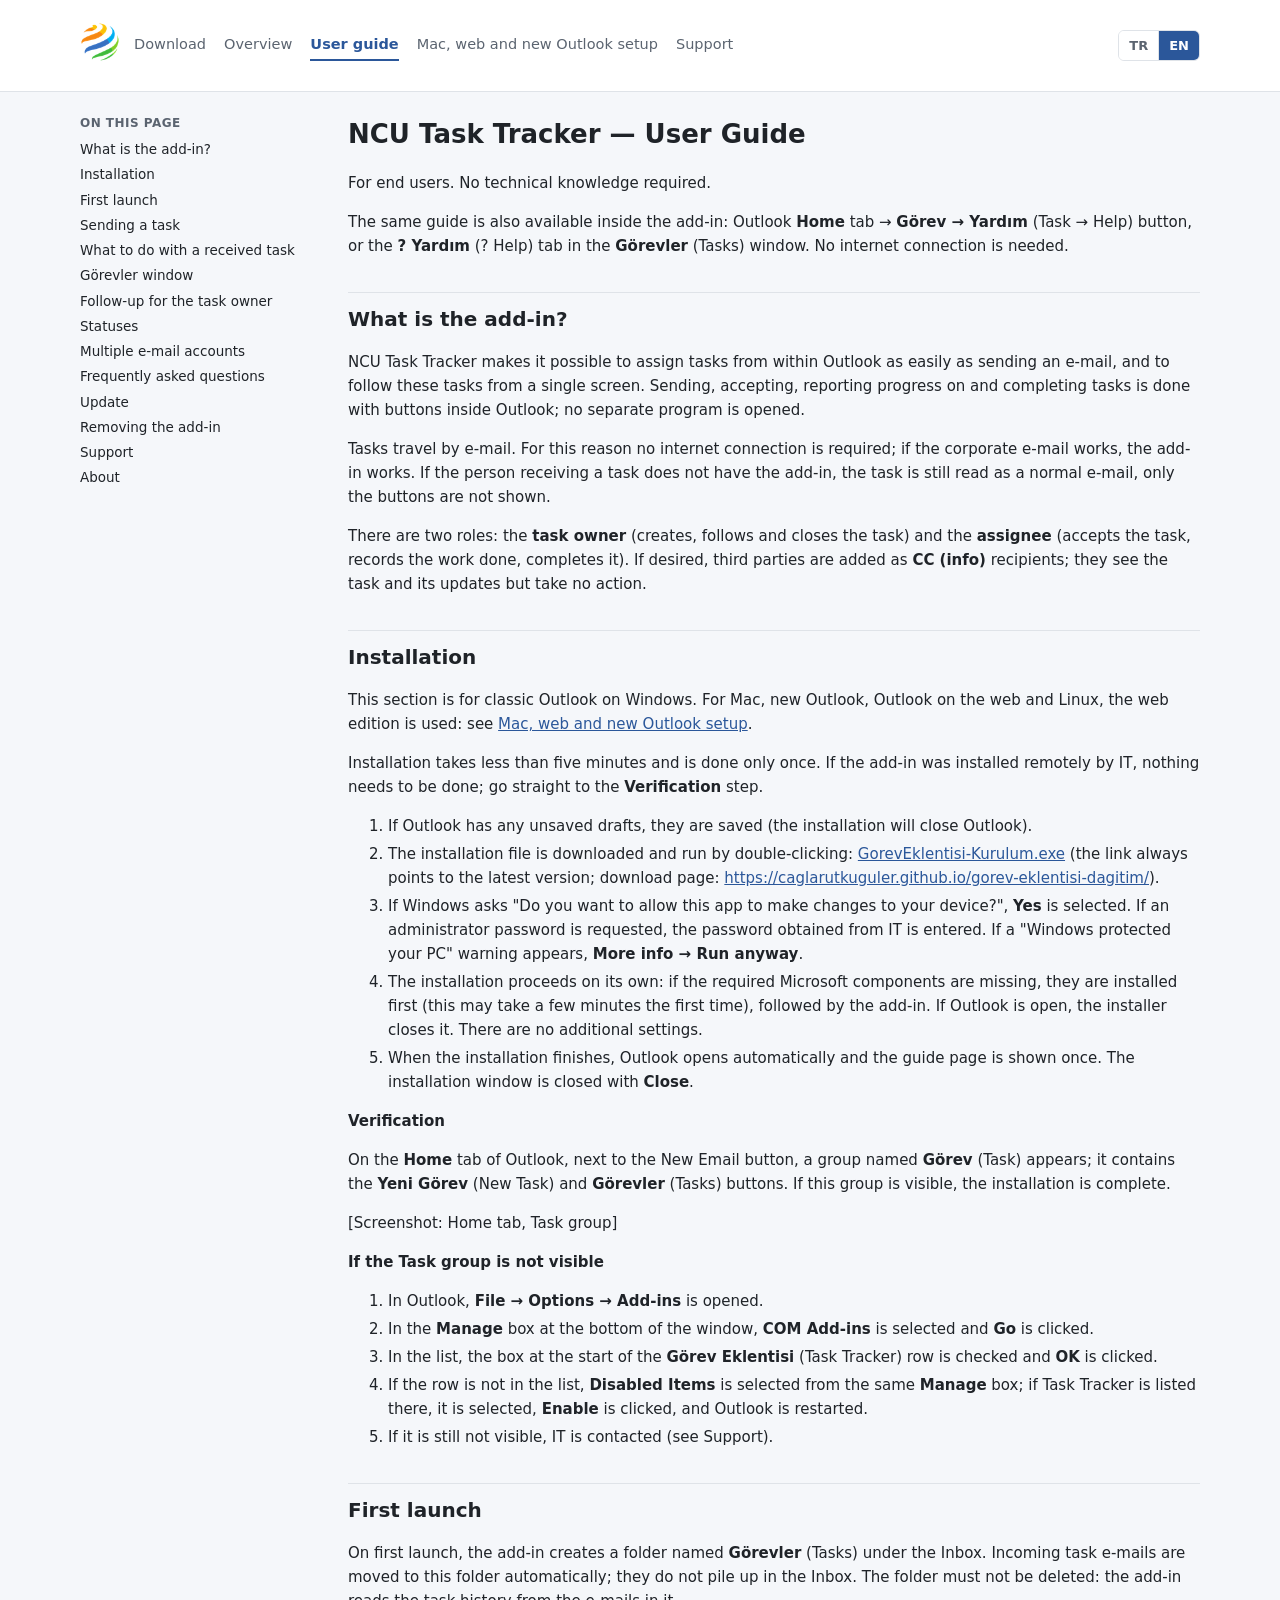
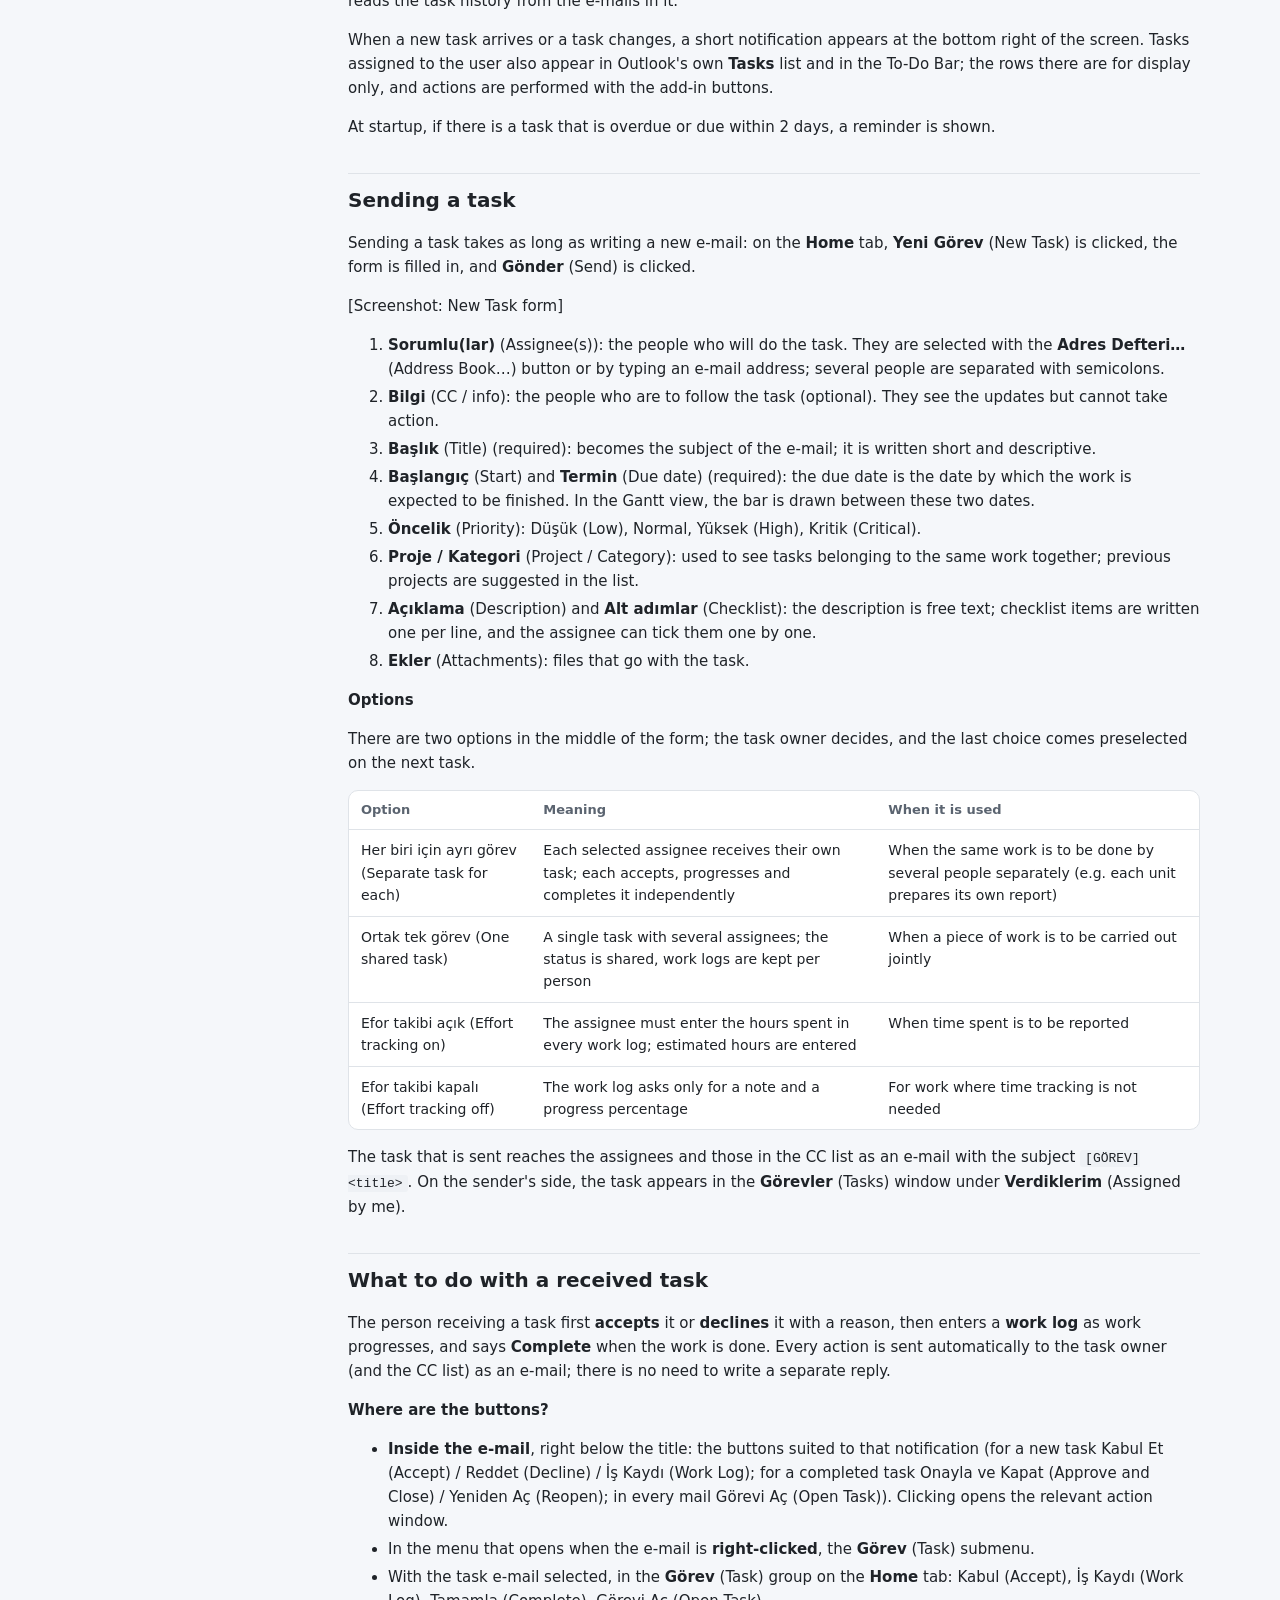
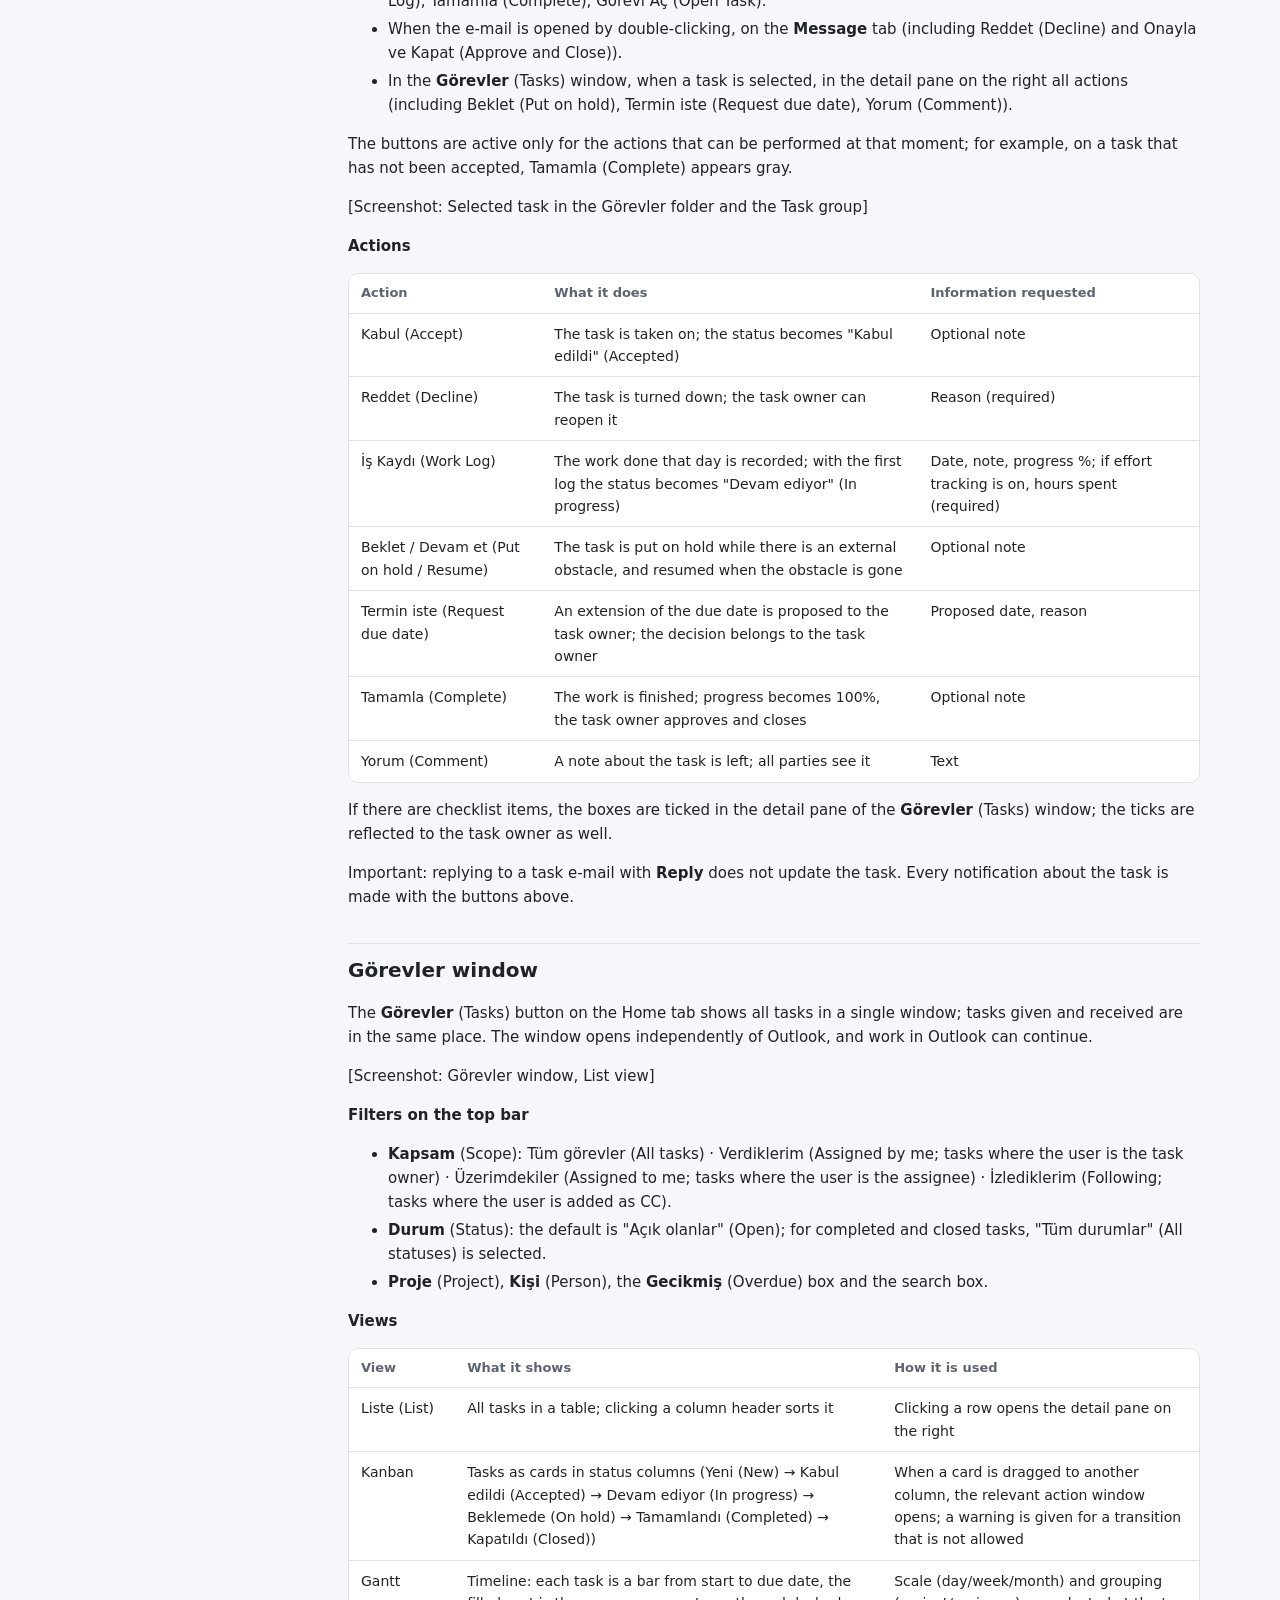
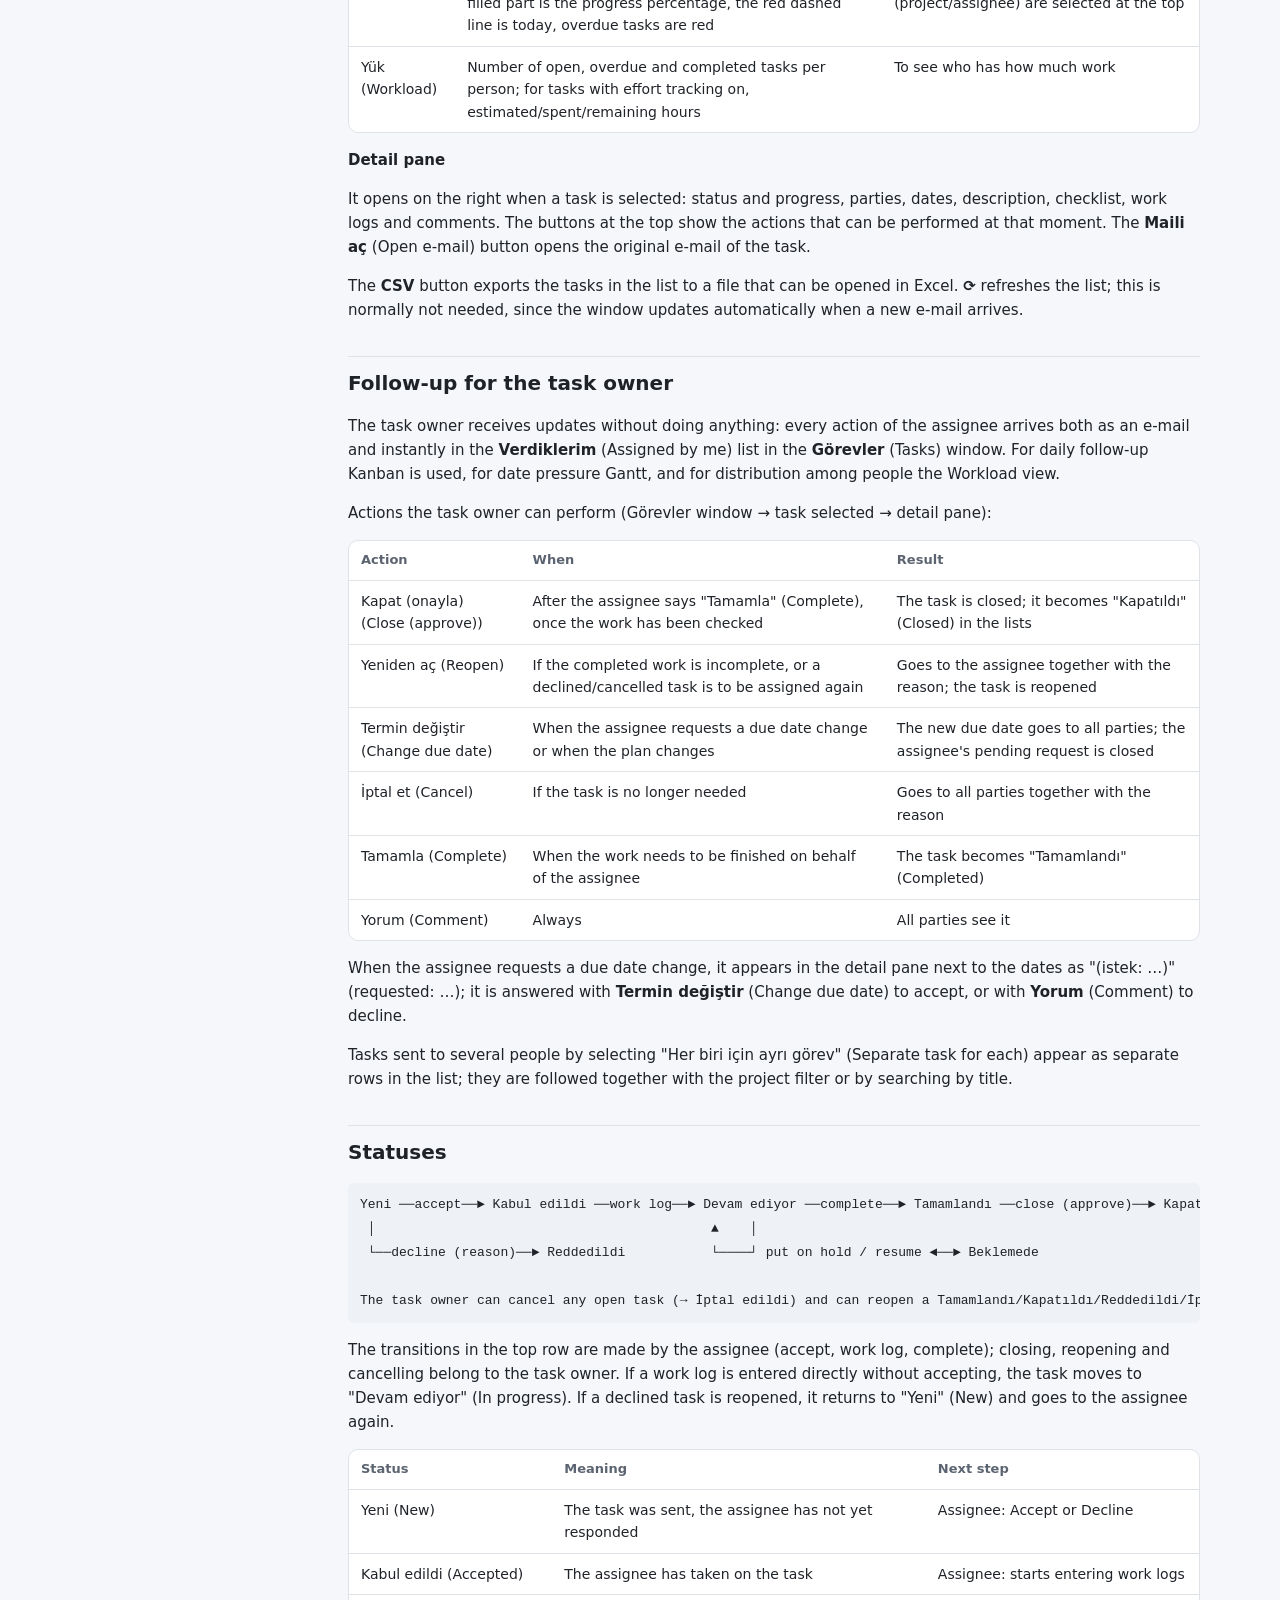
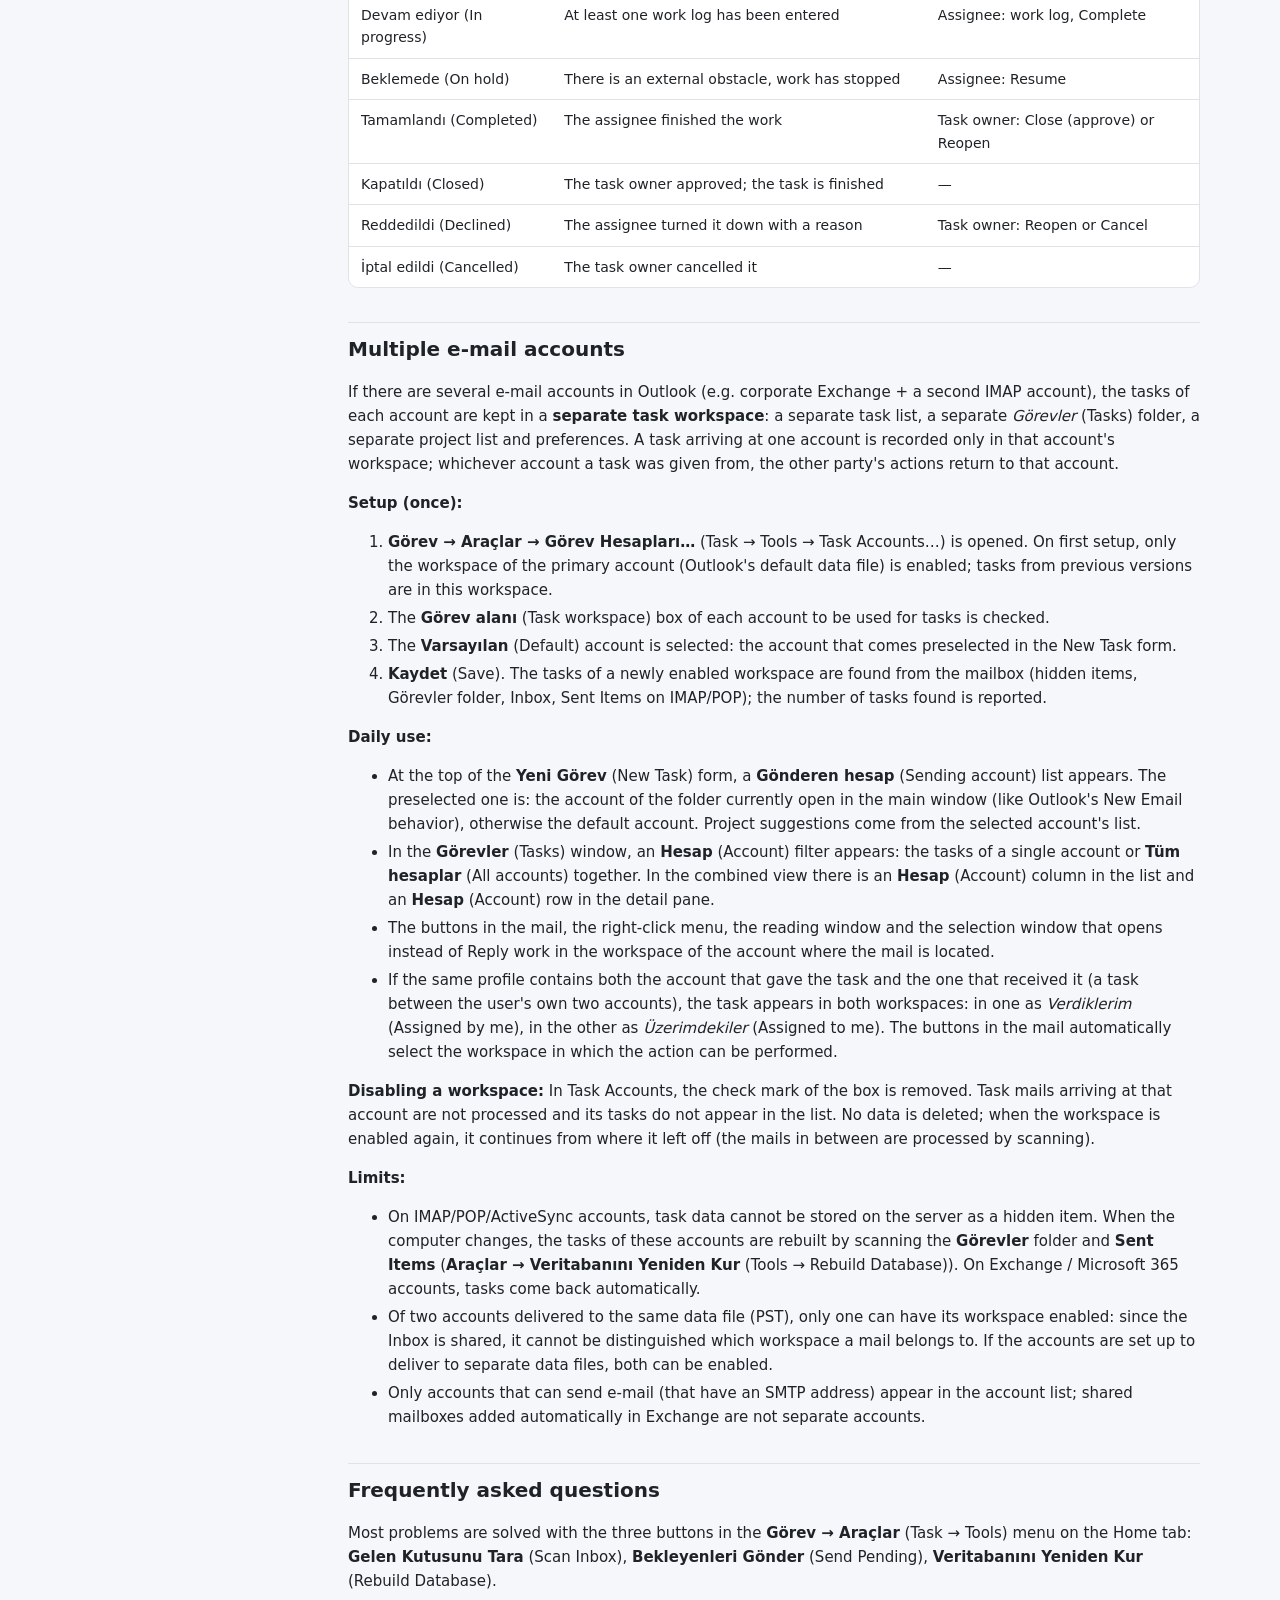
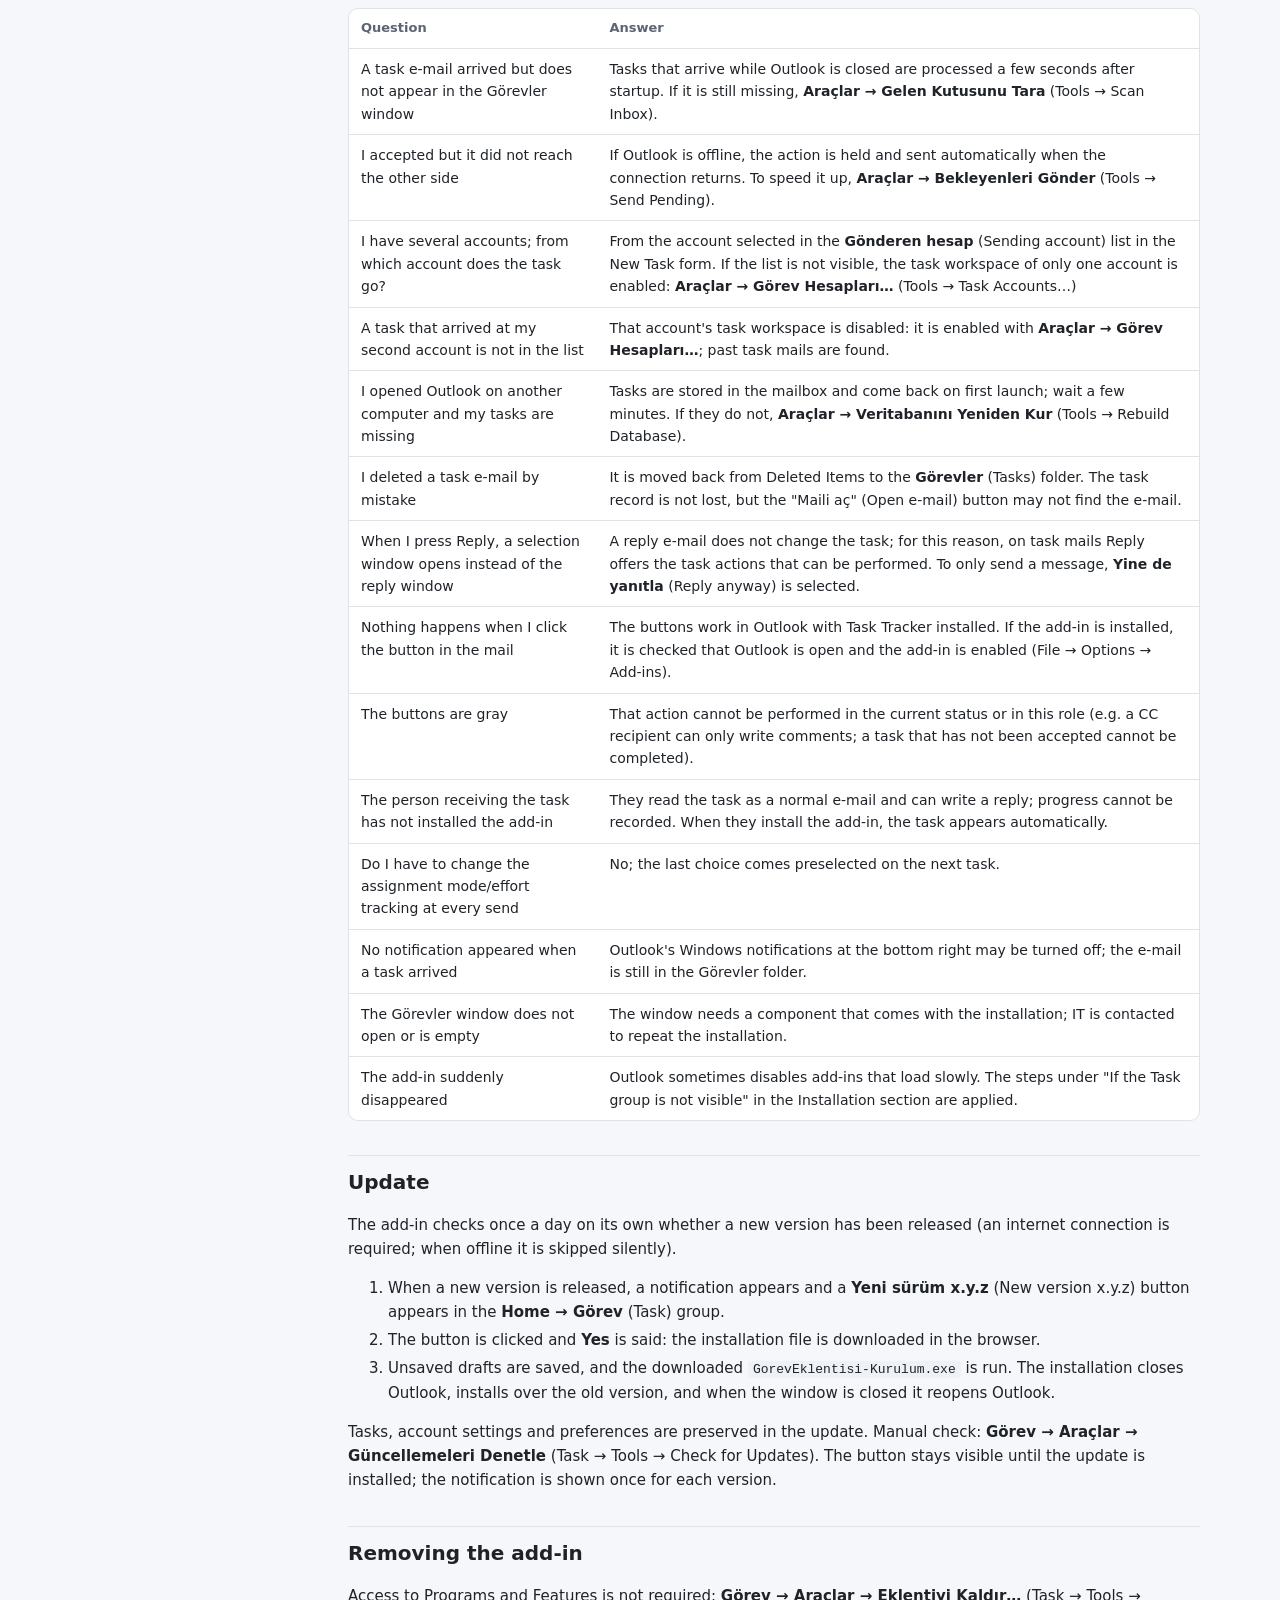
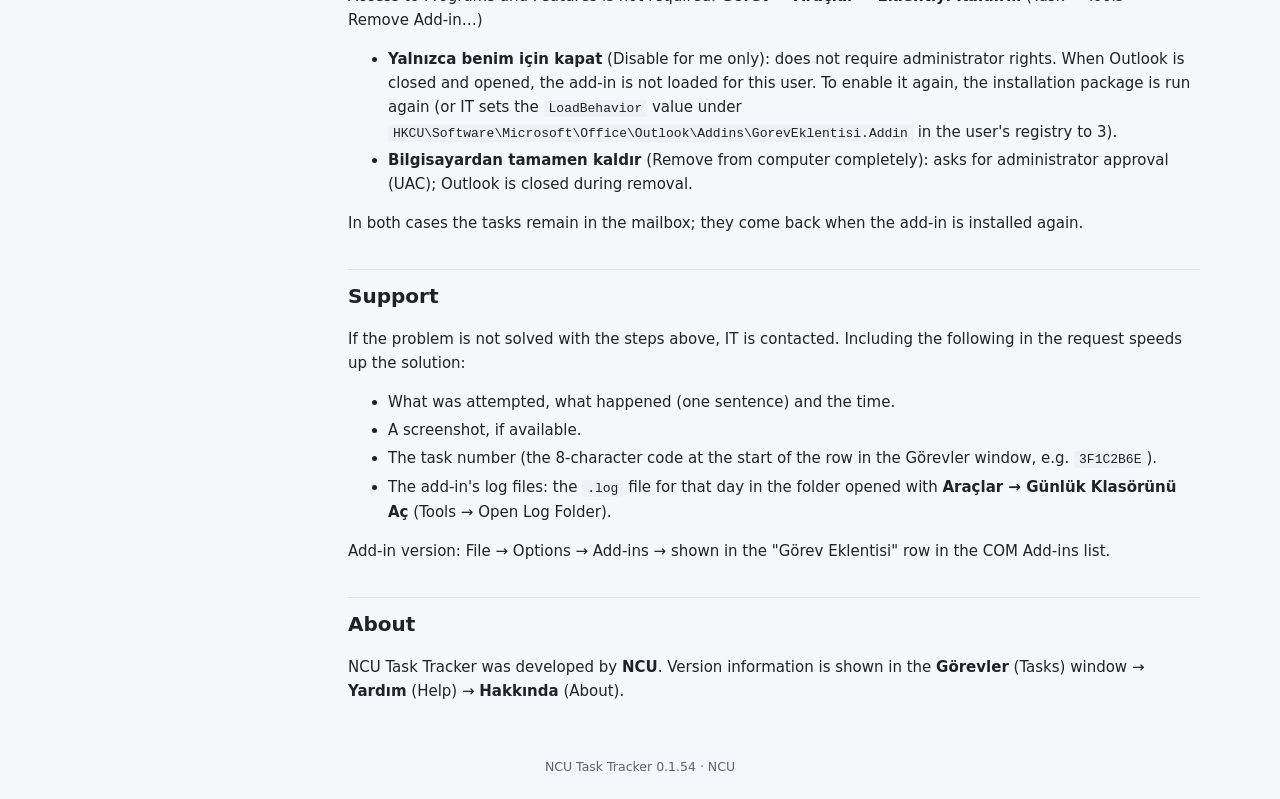
<file: kilavuz.html>
<!doctype html>
<html lang="tr" data-baslik-en="NCU Task Tracker — User Guide">
<head>
<meta charset="utf-8">
<meta name="viewport" content="width=device-width, initial-scale=1">
<meta http-equiv="Content-Security-Policy" content="default-src 'none'; script-src 'self'; style-src 'self'; img-src 'self'; base-uri 'none'; form-action 'none'">
<title>Görev Eklentisi — Kullanım Kılavuzu</title>
<link rel="icon" href="eklenti/simgeler/simge-32.png">
<link rel="stylesheet" href="indir.css?v=0.1.54">
<script src="dil.js?v=0.1.54"></script>
</head>
<body class="belge">
<header class="ust">
  <a href="./"><img src="eklenti/simgeler/simge-64.png" alt="Görev Eklentisi · NCU Task Tracker" width="40" height="40"></a>
  <nav class="gezinti">
    <a href="./"><span data-dil="tr">İndir</span><span data-dil="en">Download</span></a>
    <a href="tanitim.html"><span data-dil="tr">Tanıtım</span><span data-dil="en">Overview</span></a>
    <a href="kilavuz.html" aria-current="page"><span data-dil="tr">Kullanım kılavuzu</span><span data-dil="en">User guide</span></a>
    <a href="web-kurulum.html"><span data-dil="tr">Mac, web ve yeni Outlook kurulumu</span><span data-dil="en">Mac, web and new Outlook setup</span></a>
    <a href="eklenti/destek.html"><span data-dil="tr">Destek</span><span data-dil="en">Support</span></a>
  </nav>
  <div class="dil-sec" role="group" aria-label="Dil / Language"><button type="button" data-dil-sec="tr" lang="tr" title="Türkçe">TR</button><button type="button" data-dil-sec="en" lang="en" title="English">EN</button></div>
</header>
<div class="belge-duzen" data-dil="tr">
  <aside class="icindekiler" data-dil="tr"><b>Bu sayfada</b>
    <a href="#eklenti-nedir">Eklenti nedir?</a>
    <a href="#kurulum">Kurulum</a>
    <a href="#ilk-açılış">İlk açılış</a>
    <a href="#görev-gönderme">Görev gönderme</a>
    <a href="#gelen-görevde-yapılacaklar">Gelen görevde yapılacaklar</a>
    <a href="#görevler-penceresi">Görevler penceresi</a>
    <a href="#görev-veren-için-takip">Görev veren için takip</a>
    <a href="#durumlar">Durumlar</a>
    <a href="#birden-çok-e-posta-hesabı">Birden çok e-posta hesabı</a>
    <a href="#sık-sorulan-sorular">Sık sorulan sorular</a>
    <a href="#güncelleme">Güncelleme</a>
    <a href="#eklentiyi-kaldırma">Eklentiyi kaldırma</a>
    <a href="#destek">Destek</a>
    <a href="#hakkında">Hakkında</a>
  </aside>
  <main lang="tr">
<h1>Görev Eklentisi — Kullanım Kılavuzu</h1>
<p>Son kullanıcı için. Teknik bilgi gerektirmez.</p>
<p>Aynı kılavuz eklentinin içinde de bulunur: Outlook Giriş sekmesi → <b>Görev → Yardım</b> düğmesi, ya da Görevler penceresindeki <b>? Yardım</b> sekmesi. İnternet gerektirmez.</p>
<h2 id="eklenti-nedir">Eklenti nedir?</h2>
<p>Görev Eklentisi, Outlook içinden bir e-posta gönderir gibi görev vermeyi ve bu görevleri tek ekrandan izlemeyi sağlar. Görev gönderme, kabul etme, ilerleme bildirme ve tamamlama işlemleri Outlook'un içindeki düğmelerle yapılır; ayrı bir program açılmaz.</p>
<p>Görevler e-posta ile taşınır. Bu yüzden internet bağlantısı gerekmez; kurum e-postası çalışıyorsa eklenti de çalışır. Görev alan kişide eklenti yoksa görev yine normal bir e-posta olarak okunur, yalnızca düğmeler görünmez.</p>
<p>İki rol vardır: <b>görev veren</b> (görevi açar, izler, kapatır) ve <b>sorumlu</b> (görevi kabul eder, yaptıklarını kaydeder, tamamlar). İstenirse üçüncü kişiler <b>bilgi</b> olarak eklenir; bunlar görevi ve gelişmeleri görür ama işlem yapmaz.</p>
<h2 id="kurulum">Kurulum</h2>
<p>Bu bölüm Windows'taki klasik Outlook içindir. Mac, yeni Outlook, Outlook web ve Linux için web sürümü kullanılır: bkz. <a href="web-kurulum.html">Mac, web ve yeni Outlook kurulumu</a>.</p>
<p>Kurulum beş dakikadan kısa sürer ve yalnızca bir kez yapılır. Eklenti BT tarafından uzaktan yüklendiyse hiçbir şey yapılması gerekmez; doğrudan <b>Doğrulama</b> adımına geçilir.</p>
<ol><li>Outlook'ta kaydedilmemiş taslak varsa kaydedilir (kurulum Outlook'u kapatacaktır).</li><li>Kurulum dosyası indirilir ve çift tıklanarak çalıştırılır: <a href="https://github.com/caglarutkuguler/gorev-eklentisi-dagitim/releases/latest/download/GorevEklentisi-Kurulum.exe" target="_blank" rel="noopener">GorevEklentisi-Kurulum.exe</a> (bağlantı her zaman en son sürümü verir; indirme sayfası: <a href="https://caglarutkuguler.github.io/gorev-eklentisi-dagitim/" target="_blank" rel="noopener">https://caglarutkuguler.github.io/gorev-eklentisi-dagitim/</a>).</li><li>Windows &quot;Bu uygulamanın cihazınızda değişiklik yapmasına izin verilsin mi?&quot; diye sorarsa <b>Evet</b> seçilir. Yönetici parolası istenirse BT'den alınan parola girilir. &quot;Windows bilgisayarınızı korudu&quot; uyarısı çıkarsa <b>Daha fazla bilgi → Yine de çalıştır</b>.</li><li>Kurulum kendiliğinden ilerler: gerekli Microsoft bileşenleri eksikse önce onlar kurulur (ilk kez birkaç dakika sürebilir), ardından eklenti. Outlook açıksa kurulum onu kapatır. Ek ayar yoktur.</li><li>Kurulum bitince Outlook kendiliğinden açılır ve kılavuz sayfası bir kez gösterilir. Kurulum penceresi <b>Close</b> ile kapatılır.</li></ol>
<p><b>Doğrulama</b></p>
<p>Outlook'un <b>Giriş</b> sekmesinde, Yeni E-posta düğmesinin yanında <b>Görev</b> adlı bir grup görünür; içinde <b>Yeni Görev</b> ve <b>Görevler</b> düğmeleri bulunur. Bu grup görünüyorsa kurulum tamamdır.</p>
<p>[Ekran görüntüsü: Giriş sekmesi, Görev grubu]</p>
<p><b>Görev grubu görünmüyorsa</b></p>
<ol><li>Outlook'ta <b>Dosya → Seçenekler → Eklentiler</b> açılır.</li><li>Pencerenin altındaki <b>Yönet</b> kutusunda <b>COM Eklentileri</b> seçilip <b>Git</b> tıklanır.</li><li>Listede <b>Görev Eklentisi</b> satırının başındaki kutu işaretlenir, <b>Tamam</b> tıklanır.</li><li>Listede satır yoksa aynı <b>Yönet</b> kutusundan <b>Devre Dışı Öğeler</b> seçilir; Görev Eklentisi orada ise seçilip <b>Etkinleştir</b> tıklanır ve Outlook yeniden başlatılır.</li><li>Yine görünmüyorsa BT'ye başvurulur (bkz. Destek).</li></ol>
<h2 id="ilk-açılış">İlk açılış</h2>
<p>Eklenti ilk açılışta Gelen Kutusu'nun altında <b>Görevler</b> adlı bir klasör oluşturur. Gelen görev e-postaları otomatik olarak bu klasöre taşınır; Gelen Kutusu'nda birikmez. Klasör silinmemelidir: eklenti görev geçmişini buradaki e-postalardan okur.</p>
<p>Yeni bir görev geldiğinde veya bir görevde değişiklik olduğunda ekranın sağ altında kısa bir bildirim çıkar. Sorumlu olunan görevler ayrıca Outlook'un kendi <b>Görevler</b> listesinde ve Yapılacaklar çubuğunda da görünür; buradaki satırlar yalnızca gösterim içindir, işlem eklenti düğmelerinden yapılır.</p>
<p>Açılışta termini geçmiş veya 2 gün içinde dolacak görev varsa bir hatırlatma gösterilir.</p>
<h2 id="görev-gönderme">Görev gönderme</h2>
<p>Görev göndermek yeni bir e-posta yazmak kadar sürer: Giriş sekmesinde <b>Yeni Görev</b> tıklanır, form doldurulur, <b>Gönder</b> tıklanır.</p>
<p>[Ekran görüntüsü: Yeni Görev formu]</p>
<ol><li><b>Sorumlu(lar)</b>: görevi yapacak kişiler. <b>Adres Defteri…</b> düğmesiyle seçilir veya e-posta adresi yazılır; birden çok kişi noktalı virgülle ayrılır.</li><li><b>Bilgi</b>: görevi izlemesi istenen kişiler (isteğe bağlı). Gelişmeleri görür, işlem yapamaz.</li><li><b>Başlık</b> (zorunlu): e-postanın konusu olur; kısa ve açıklayıcı yazılır.</li><li><b>Başlangıç</b> ve <b>Termin</b> (zorunlu): termin, işin bitmesi beklenen tarihtir. Gantt görünümünde çubuk bu iki tarih arasında çizilir.</li><li><b>Öncelik</b>: Düşük, Normal, Yüksek, Kritik.</li><li><b>Proje / Kategori</b>: aynı işe ait görevleri bir arada görmek için kullanılır; önceki projeler listede önerilir.</li><li><b>Açıklama</b> ve <b>Alt adımlar</b>: açıklama serbest metindir; alt adımlar her satıra bir madde yazılır ve sorumlu bunları tek tek işaretleyebilir.</li><li><b>Ekler</b>: görevle birlikte gidecek dosyalar.</li></ol>
<p><b>Seçenekler</b></p>
<p>Formun ortasında iki seçenek vardır; görevi veren kişi karar verir ve son seçim bir sonraki görevde hazır gelir.</p>
<div class="tablo-sar"><table><thead><tr><th>Seçenek</th><th>Anlamı</th><th>Ne zaman kullanılır</th></tr></thead><tbody><tr><td>Her biri için ayrı görev</td><td>Seçilen her sorumluya kendi görevi gider; her biri bağımsız kabul eder, ilerletir, tamamlar</td><td>Aynı iş birden çok kişiye ayrı ayrı yaptırılacaksa (örn. her birim kendi raporunu hazırlayacak)</td></tr><tr><td>Ortak tek görev</td><td>Tek görev, birden çok sorumlu; durum ortaktır, iş kayıtları kişi bazında tutulur</td><td>Bir iş birlikte yürütülecekse</td></tr><tr><td>Efor takibi açık</td><td>Sorumlu her iş kaydında harcadığı saati yazmak zorundadır; tahmini saat girilir</td><td>Harcanan zaman raporlanacaksa</td></tr><tr><td>Efor takibi kapalı</td><td>İş kaydında yalnızca not ve ilerleme yüzdesi istenir</td><td>Zaman takibi gerekmeyen işlerde</td></tr></tbody></table></div>
<p>Gönderilen görev, sorumlulara ve bilgi listesindekilere <code>[GÖREV] &lt;başlık&gt;</code> konulu bir e-posta olarak ulaşır. Gönderen tarafta görev <b>Görevler</b> penceresinde <b>Verdiklerim</b> altında görünür.</p>
<h2 id="gelen-görevde-yapılacaklar">Gelen görevde yapılacaklar</h2>
<p>Görev alan kişi önce görevi <b>kabul eder</b> veya gerekçesiyle <b>reddeder</b>, sonra çalıştıkça <b>iş kaydı</b> girer, iş bitince <b>Tamamla</b> der. Her işlem görevi verene (ve bilgi listesine) otomatik bir e-posta olarak gider; ayrıca yanıt yazmak gerekmez.</p>
<p><b>Düğmeler nerede?</b></p>
<ul><li><b>E-postanın içinde</b>, başlığın hemen altında: o bildirime uygun düğmeler (yeni görevde Kabul Et / Reddet / İş Kaydı; tamamlanan görevde Onayla ve Kapat / Yeniden Aç; her mailde Görevi Aç). Tıklanınca ilgili işlem penceresi açılır.</li><li>E-postaya <b>sağ tıklanınca</b> açılan menüde <b>Görev</b> alt menüsü.</li><li>Görev e-postası seçiliyken <b>Giriş</b> sekmesindeki <b>Görev</b> grubunda: Kabul, İş Kaydı, Tamamla, Görevi Aç.</li><li>E-posta çift tıklanıp açıldığında <b>İleti</b> sekmesinde (Reddet ve Onayla ve Kapat dahil).</li><li><b>Görevler</b> penceresinde görev seçildiğinde sağdaki detay panelinde tüm işlemler (Beklet, Termin iste, Yorum dahil).</li></ul>
<p>Düğmeler yalnızca o anda yapılabilen işlemler için aktiftir; örneğin kabul edilmemiş bir görevde Tamamla gri görünür.</p>
<p>[Ekran görüntüsü: Görevler klasöründe seçili görev ve Görev grubu]</p>
<p><b>İşlemler</b></p>
<div class="tablo-sar"><table><thead><tr><th>İşlem</th><th>Ne yapar</th><th>İstenen bilgi</th></tr></thead><tbody><tr><td>Kabul</td><td>Görev üstlenilir; durum &quot;Kabul edildi&quot; olur</td><td>İsteğe bağlı not</td></tr><tr><td>Reddet</td><td>Görev geri çevrilir; görevi veren yeniden açabilir</td><td>Gerekçe (zorunlu)</td></tr><tr><td>İş Kaydı</td><td>O gün yapılan iş kaydedilir; ilk kayıtla durum &quot;Devam ediyor&quot; olur</td><td>Tarih, not, ilerleme %; efor takibi açıksa harcanan saat (zorunlu)</td></tr><tr><td>Beklet / Devam et</td><td>Dış bir engel varken görev beklemeye alınır, engel kalkınca sürdürülür</td><td>İsteğe bağlı not</td></tr><tr><td>Termin iste</td><td>Terminin uzatılması görevi verene önerilir; karar görevi verenindir</td><td>Önerilen tarih, gerekçe</td></tr><tr><td>Tamamla</td><td>İş bitirilir; ilerleme %100 olur, görevi veren onaylayıp kapatır</td><td>İsteğe bağlı not</td></tr><tr><td>Yorum</td><td>Görevle ilgili not düşülür; tüm taraflar görür</td><td>Metin</td></tr></tbody></table></div>
<p>Alt adımlar varsa Görevler penceresindeki detay panelinde kutucuklar işaretlenir; işaret görevi verene de yansır.</p>
<p>Önemli: görev e-postasına <b>Yanıtla</b> ile cevap yazmak görevi güncellemez. Görevle ilgili her bildirim yukarıdaki düğmelerle yapılır.</p>
<h2 id="görevler-penceresi">Görevler penceresi</h2>
<p>Giriş sekmesindeki <b>Görevler</b> düğmesi tüm görevleri tek pencerede gösterir; verilen ve alınan görevler aynı yerdedir. Pencere Outlook'tan bağımsız açılır, Outlook'ta çalışmaya devam edilebilir.</p>
<p>[Ekran görüntüsü: Görevler penceresi, Liste görünümü]</p>
<p><b>Üst çubuktaki filtreler</b></p>
<ul><li><b>Kapsam</b>: Tüm görevler · Verdiklerim (görevi veren olunanlar) · Üzerimdekiler (sorumlu olunanlar) · İzlediklerim (bilgi olarak eklenilenler).</li><li><b>Durum</b>: varsayılan &quot;Açık olanlar&quot;; tamamlanmış ve kapatılmış görevler için &quot;Tüm durumlar&quot; seçilir.</li><li><b>Proje</b>, <b>Kişi</b>, <b>Gecikmiş</b> kutusu ve arama kutusu.</li></ul>
<p><b>Görünümler</b></p>
<div class="tablo-sar"><table><thead><tr><th>Görünüm</th><th>Ne gösterir</th><th>Nasıl kullanılır</th></tr></thead><tbody><tr><td>Liste</td><td>Tüm görevler tablo halinde; sütun başlığına tıklayınca sıralanır</td><td>Satıra tıklanınca sağda detay paneli açılır</td></tr><tr><td>Kanban</td><td>Görevler durum sütunlarında kart olarak (Yeni → Kabul edildi → Devam ediyor → Beklemede → Tamamlandı → Kapatıldı)</td><td>Kart başka sütuna sürüklenince ilgili işlem penceresi açılır; izinsiz geçişte uyarı verilir</td></tr><tr><td>Gantt</td><td>Zaman çizelgesi: her görev başlangıçtan termine bir çubuk, dolu kısım ilerleme yüzdesi, kırmızı kesikli çizgi bugün, gecikmiş görevler kırmızı</td><td>Ölçek (gün/hafta/ay) ve gruplama (proje/sorumlu) üstten seçilir</td></tr><tr><td>Yük</td><td>Kişi başına açık, gecikmiş ve tamamlanan görev sayısı; efor takibi açık görevlerde tahmini/harcanan/kalan saat</td><td>Kimin üzerinde ne kadar iş olduğunu görmek için</td></tr></tbody></table></div>
<p><b>Detay paneli</b></p>
<p>Bir görev seçildiğinde sağda açılır: durum ve ilerleme, taraflar, tarihler, açıklama, alt adımlar, iş kayıtları ve yorumlar. Üstteki düğmeler o anda yapılabilen işlemleri gösterir. <b>Maili aç</b> düğmesi görevin orijinal e-postasını açar.</p>
<p><b>CSV</b> düğmesi listedeki görevleri Excel'de açılabilen bir dosyaya aktarır. <b>⟳</b> listeyi yeniler; normalde gerekmez, yeni e-posta geldiğinde pencere kendiliğinden güncellenir.</p>
<h2 id="görev-veren-için-takip">Görev veren için takip</h2>
<p>Görevi veren kişi hiçbir şey yapmadan gelişmeleri alır: sorumlunun her işlemi hem e-posta olarak gelir hem de Görevler penceresindeki <b>Verdiklerim</b> listesinde anında görünür. Günlük takip için Kanban, tarih baskısı için Gantt, kişi dağılımı için Yük görünümü kullanılır.</p>
<p>Görevi verenin yapabildiği işlemler (Görevler penceresi → görev seçili → detay paneli):</p>
<div class="tablo-sar"><table><thead><tr><th>İşlem</th><th>Ne zaman</th><th>Sonuç</th></tr></thead><tbody><tr><td>Kapat (onayla)</td><td>Sorumlu &quot;Tamamla&quot; dedikten sonra, iş kontrol edilince</td><td>Görev kapanır; listelerde &quot;Kapatıldı&quot; olur</td></tr><tr><td>Yeniden aç</td><td>Tamamlanan iş eksikse, ya da reddedilen/iptal edilen görev tekrar verilecekse</td><td>Gerekçe ile birlikte sorumluya gider; görev yeniden açılır</td></tr><tr><td>Termin değiştir</td><td>Sorumlu termin istediğinde ya da plan değiştiğinde</td><td>Yeni termin tüm taraflara gider; sorumlunun bekleyen isteği kapanır</td></tr><tr><td>İptal et</td><td>Görev artık gerekli değilse</td><td>Gerekçe ile birlikte tüm taraflara gider</td></tr><tr><td>Tamamla</td><td>Sorumlu yerine işi bitirmek gerektiğinde</td><td>Görev &quot;Tamamlandı&quot; olur</td></tr><tr><td>Yorum</td><td>Her zaman</td><td>Tüm taraflar görür</td></tr></tbody></table></div>
<p>Sorumlu bir termin değişikliği istediğinde bu, detay panelinde tarihlerin yanında &quot;(istek: …)&quot; olarak görünür; kabul için <b>Termin değiştir</b>, red için <b>Yorum</b> ile cevap verilir.</p>
<p>&quot;Her biri için ayrı görev&quot; seçilerek birden çok kişiye gönderilen görevler listede ayrı satırlar olarak görünür; proje filtresi veya başlığa göre arama ile bir arada izlenir.</p>
<h2 id="durumlar">Durumlar</h2>
<pre><code>Yeni ──kabul──► Kabul edildi ──iş kaydı──► Devam ediyor ──tamamla──► Tamamlandı ──kapat (onay)──► Kapatıldı
 │                                           ▲    │
 └──reddet (gerekçe)──► Reddedildi           └────┘ beklet / devam et ◄──► Beklemede

Görev veren her açık görevi iptal edebilir (→ İptal edildi) ve Tamamlandı/Kapatıldı/Reddedildi/İptal edildi görevi yeniden açabilir.</code></pre>
<p>Üst sıradaki geçişleri sorumlu yapar (kabul, iş kaydı, tamamla); kapatma, yeniden açma ve iptal görevi verene aittir. Kabul edilmeden doğrudan iş kaydı girilirse görev &quot;Devam ediyor&quot; durumuna geçer. Reddedilen bir görev yeniden açılırsa &quot;Yeni&quot; durumuna döner ve sorumluya tekrar gider.</p>
<div class="tablo-sar"><table><thead><tr><th>Durum</th><th>Anlamı</th><th>Sıradaki adım</th></tr></thead><tbody><tr><td>Yeni</td><td>Görev gönderildi, sorumlu henüz yanıtlamadı</td><td>Sorumlu: Kabul veya Reddet</td></tr><tr><td>Kabul edildi</td><td>Sorumlu görevi üstlendi</td><td>Sorumlu: iş kaydı girmeye başlar</td></tr><tr><td>Devam ediyor</td><td>En az bir iş kaydı girildi</td><td>Sorumlu: iş kaydı, Tamamla</td></tr><tr><td>Beklemede</td><td>Dış bir engel var, çalışma durdu</td><td>Sorumlu: Devam et</td></tr><tr><td>Tamamlandı</td><td>Sorumlu işi bitirdi</td><td>Görev veren: Kapat (onay) ya da Yeniden aç</td></tr><tr><td>Kapatıldı</td><td>Görev veren onayladı; görev bitti</td><td>—</td></tr><tr><td>Reddedildi</td><td>Sorumlu gerekçeyle geri çevirdi</td><td>Görev veren: Yeniden aç ya da İptal</td></tr><tr><td>İptal edildi</td><td>Görev veren iptal etti</td><td>—</td></tr></tbody></table></div>
<h2 id="birden-çok-e-posta-hesabı">Birden çok e-posta hesabı</h2>
<p>Outlook'ta birden çok e-posta hesabı varsa (ör. kurumsal Exchange + ikinci bir IMAP hesabı) her hesabın görevleri <b>ayrı bir görev alanında</b> tutulur: ayrı görev listesi, ayrı <i>Görevler</i> klasörü, ayrı proje listesi ve tercihler. Bir hesaba gelen görev yalnızca o hesabın alanına kaydedilir; görev hangi hesaptan verildiyse karşı tarafın işlemleri de o hesaba döner.</p>
<p><b>Kurulum (bir kez):</b></p>
<ol><li><b>Görev → Araçlar → Görev Hesapları…</b> açılır. İlk kurulumda yalnızca birincil hesabın (Outlook'un varsayılan veri dosyası) alanı açıktır; önceki sürümlerden gelen görevler bu alandadır.</li><li>Görev için kullanılacak her hesabın <b>Görev alanı</b> kutusu işaretlenir.</li><li><b>Varsayılan</b> hesap seçilir: Yeni Görev formunda önceden seçili gelen hesap.</li><li><b>Kaydet</b>. Yeni açılan alanın görevleri posta kutusundan (gizli öğeler, Görevler klasörü, Gelen Kutusu, IMAP/POP'ta Gönderilmiş Öğeler) bulunur; kaç görev bulunduğu bildirilir.</li></ol>
<p><b>Günlük kullanım:</b></p>
<ul><li><b>Yeni Görev</b> formunun üstünde <b>Gönderen hesap</b> listesi çıkar. Önceden seçili gelen: ana pencerede o an açık klasörün hesabı (Outlook'un Yeni E-posta davranışı gibi), değilse varsayılan hesap. Proje önerileri seçilen hesabın listesinden gelir.</li><li><b>Görevler</b> penceresinde <b>Hesap</b> süzgeci çıkar: tek hesabın görevleri ya da <b>Tüm hesaplar</b> birlikte. Birlikte görünümde listede <b>Hesap</b> sütunu ve ayrıntı panelinde <b>Hesap</b> satırı vardır.</li><li>Maildeki düğmeler, sağ tık menüsü, okuma penceresi ve Yanıtla yerine açılan seçim penceresi, mailin bulunduğu hesabın alanında çalışır.</li><li>Aynı profilde hem görevi veren hem alan hesap varsa (kendi iki hesabı arasında görev) görev iki alanda da görünür: birinde <i>Verdiklerim</i>, diğerinde <i>Üzerimdekiler</i>. Maildeki düğmeler, işlemin yapılabildiği alanı kendiliğinden seçer.</li></ul>
<p><b>Alanı kapatma:</b> Görev Hesapları'nda kutunun işareti kaldırılır. O hesaba gelen görev mailleri işlenmez, görevleri listede görünmez. Hiçbir veri silinmez; alan yeniden açılınca kaldığı yerden sürer (aradaki mailler tarama ile işlenir).</p>
<p><b>Sınırlar:</b></p>
<ul><li>IMAP/POP/ActiveSync hesaplarında görev verisi sunucuda gizli öğe olarak saklanamaz. Bilgisayar değişince bu hesapların görevleri <b>Görevler</b> klasörü ve <b>Gönderilmiş Öğeler</b> taranarak kurulur (<b>Araçlar → Veritabanını Yeniden Kur</b>). Exchange / Microsoft 365 hesaplarında görevler kendiliğinden geri gelir.</li><li>Aynı veri dosyasına (PST) teslim edilen iki hesabın yalnızca birinin alanı açılabilir: Gelen Kutusu ortak olduğundan mailin hangi alana ait olduğu ayırt edilemez. Hesaplar ayrı veri dosyalarına teslim edilecek şekilde ayarlanırsa ikisi de açılabilir.</li><li>Hesap listesinde yalnızca e-posta gönderebilen (SMTP adresi olan) hesaplar görünür; Exchange'de otomatik eklenen paylaşılan posta kutuları ayrı hesap değildir.</li></ul>
<h2 id="sık-sorulan-sorular">Sık sorulan sorular</h2>
<p>Çoğu sorun Giriş sekmesindeki <b>Görev → Araçlar</b> menüsündeki üç düğmeyle çözülür: <b>Gelen Kutusunu Tara</b>, <b>Bekleyenleri Gönder</b>, <b>Veritabanını Yeniden Kur</b>.</p>
<div class="tablo-sar"><table><thead><tr><th>Soru</th><th>Cevap</th></tr></thead><tbody><tr><td>Görev e-postası geldi ama Görevler penceresinde görünmüyor</td><td>Outlook kapalıyken gelen görevler açılıştan birkaç saniye sonra işlenir. Hâlâ yoksa <b>Araçlar → Gelen Kutusunu Tara</b>.</td></tr><tr><td>Kabul ettim ama karşı tarafa gitmedi</td><td>Outlook çevrimdışıysa işlem bekletilir ve bağlantı gelince kendiliğinden gönderilir. Hızlandırmak için <b>Araçlar → Bekleyenleri Gönder</b>.</td></tr><tr><td>Birden çok hesabım var; görev hangi hesaptan gidiyor?</td><td>Yeni Görev formundaki <b>Gönderen hesap</b> listesinde seçilen hesaptan. Liste görünmüyorsa yalnızca bir hesabın görev alanı açıktır: <b>Araçlar → Görev Hesapları…</b></td></tr><tr><td>İkinci hesabıma gelen görev listede yok</td><td>O hesabın görev alanı kapalıdır: <b>Araçlar → Görev Hesapları…</b> ile açılır; geçmiş görev mailleri bulunur.</td></tr><tr><td>Başka bir bilgisayarda Outlook açtım, görevlerim yok</td><td>Görevler posta kutusunda saklanır ve ilk açılışta geri gelir; birkaç dakika beklenir. Gelmezse <b>Araçlar → Veritabanını Yeniden Kur</b>.</td></tr><tr><td>Görev e-postasını yanlışlıkla sildim</td><td>Silinmiş Öğeler'den <b>Görevler</b> klasörüne geri taşınır. Görev kaydı kaybolmaz, ancak &quot;Maili aç&quot; düğmesi e-postayı bulamayabilir.</td></tr><tr><td>Yanıtla'ya basınca yanıt penceresi yerine bir seçim penceresi açılıyor</td><td>Yanıt e-postası görevi değiştirmez; bu yüzden görev maillerinde Yanıtla, yapılabilecek görev işlemlerini sunar. Yalnızca ileti göndermek için <b>Yine de yanıtla</b> seçilir.</td></tr><tr><td>Maildeki düğmeye tıklayınca bir şey olmuyor</td><td>Düğmeler Görev Eklentisi kurulu Outlook'ta çalışır. Eklenti kuruluysa Outlook'un açık olduğu ve eklentinin etkin olduğu (Dosya → Seçenekler → Eklentiler) kontrol edilir.</td></tr><tr><td>Düğmeler gri</td><td>O işlem şu anki durumda ya da bu rolde yapılamaz (örn. bilgi alıcısı yalnızca yorum yazabilir; kabul edilmemiş görev tamamlanamaz).</td></tr><tr><td>Görev alan kişi eklentiyi kurmamış</td><td>Görevi normal e-posta olarak okur ve yanıt yazabilir; ilerleme kaydı tutulamaz. Eklentiyi kurduğunda görev kendiliğinden görünür.</td></tr><tr><td>Her gönderimde atama modu/efor takibi değiştirmek zorunda mıyım</td><td>Hayır; son seçim bir sonraki görevde hazır gelir.</td></tr><tr><td>Görev geldi diye bildirim çıkmadı</td><td>Outlook'un sağ alttaki Windows bildirimleri kapalı olabilir; e-posta yine Görevler klasöründedir.</td></tr><tr><td>Görevler penceresi açılmıyor veya boş</td><td>Pencere, kurulumla gelen bir bileşene ihtiyaç duyar; BT'ye kurulumun yeniden yapılması için başvurulur.</td></tr><tr><td>Eklenti aniden kayboldu</td><td>Outlook bazen yavaş açılan eklentileri kapatır. Kurulum bölümündeki &quot;Görev grubu görünmüyorsa&quot; adımları uygulanır.</td></tr></tbody></table></div>
<h2 id="güncelleme">Güncelleme</h2>
<p>Eklenti, yeni sürüm yayınlanıp yayınlanmadığını günde bir kez kendiliğinden denetler (internet gerekir; çevrimdışıyken sessizce atlanır).</p>
<ol><li>Yeni sürüm yayınlandığında bir bildirim çıkar ve <b>Giriş → Görev</b> grubunda <b>Yeni sürüm x.y.z</b> düğmesi belirir.</li><li>Düğmeye tıklanır, <b>Evet</b> denir: kurulum dosyası tarayıcıda indirilir.</li><li>Kaydedilmemiş taslaklar kaydedilir, indirilen <code>GorevEklentisi-Kurulum.exe</code> çalıştırılır. Kurulum Outlook'u kapatır, eski sürümün üzerine kurar ve pencere kapatılınca Outlook'u yeniden açar.</li></ol>
<p>Görevler, hesap ayarları ve tercihler güncellemede korunur. Elle denetim: <b>Görev → Araçlar → Güncellemeleri Denetle</b>. Düğme, güncelleme kurulana kadar görünür kalır; bildirim her sürüm için bir kez gösterilir.</p>
<h2 id="eklentiyi-kaldırma">Eklentiyi kaldırma</h2>
<p>Programlar ve Özellikler'e erişim gerekmez: <b>Görev → Araçlar → Eklentiyi Kaldır…</b></p>
<ul><li><b>Yalnızca benim için kapat</b>: yönetici hakkı istemez. Outlook kapatılıp açıldığında eklenti bu kullanıcı için yüklenmez. Yeniden açmak için kurulum paketi tekrar çalıştırılır (ya da BT, kullanıcı kaydında <code>HKCU\Software\Microsoft\Office\Outlook\Addins\GorevEklentisi.Addin</code> altındaki <code>LoadBehavior</code> değerini 3 yapar).</li><li><b>Bilgisayardan tamamen kaldır</b>: yönetici onayı (UAC) ister; kaldırma sırasında Outlook kapatılır.</li></ul>
<p>Her iki yolda da görevler posta kutusunda kalır; eklenti yeniden kurulduğunda geri gelir.</p>
<h2 id="destek">Destek</h2>
<p>Sorun yukarıdaki adımlarla çözülmezse BT'ye başvurulur. Başvuruya şunların eklenmesi çözümü hızlandırır:</p>
<ul><li>Ne yapılmak istendi, ne oldu (bir cümle) ve saat.</li><li>Varsa ekran görüntüsü.</li><li>Görevin numarası (Görevler penceresinde satırın başındaki 8 haneli kod, örn. <code>3F1C2B6E</code>).</li><li>Eklentinin günlük dosyaları: <b>Araçlar → Günlük Klasörünü Aç</b> ile açılan klasördeki o güne ait <code>.log</code> dosyası.</li></ul>
<p>Eklenti sürümü: Dosya → Seçenekler → Eklentiler → COM Eklentileri listesinde &quot;Görev Eklentisi&quot; satırında görünür.</p>
<h2 id="hakkında">Hakkında</h2>
<p>Görev Eklentisi, <b>NCU</b> tarafından geliştirilmiştir. Sürüm bilgisi Görevler penceresi → Yardım → Hakkında bölümünde görünür.</p>
  </main>
</div>
<div class="belge-duzen" data-dil="en">
  <aside class="icindekiler" data-dil="en"><b>On this page</b>
    <a href="#en-what-is-the-add-in">What is the add-in?</a>
    <a href="#en-installation">Installation</a>
    <a href="#en-first-launch">First launch</a>
    <a href="#en-sending-a-task">Sending a task</a>
    <a href="#en-what-to-do-with-a-received-task">What to do with a received task</a>
    <a href="#en-görevler-window">Görevler window</a>
    <a href="#en-follow-up-for-the-task-owner">Follow-up for the task owner</a>
    <a href="#en-statuses">Statuses</a>
    <a href="#en-multiple-e-mail-accounts">Multiple e-mail accounts</a>
    <a href="#en-frequently-asked-questions">Frequently asked questions</a>
    <a href="#en-update">Update</a>
    <a href="#en-removing-the-add-in">Removing the add-in</a>
    <a href="#en-support">Support</a>
    <a href="#en-about">About</a>
  </aside>
  <main lang="en">
<h1>NCU Task Tracker — User Guide</h1>
<p>For end users. No technical knowledge required.</p>
<p>The same guide is also available inside the add-in: Outlook <b>Home</b> tab → <b>Görev → Yardım</b> (Task → Help) button, or the <b>? Yardım</b> (? Help) tab in the <b>Görevler</b> (Tasks) window. No internet connection is needed.</p>
<h2 id="en-what-is-the-add-in">What is the add-in?</h2>
<p>NCU Task Tracker makes it possible to assign tasks from within Outlook as easily as sending an e-mail, and to follow these tasks from a single screen. Sending, accepting, reporting progress on and completing tasks is done with buttons inside Outlook; no separate program is opened.</p>
<p>Tasks travel by e-mail. For this reason no internet connection is required; if the corporate e-mail works, the add-in works. If the person receiving a task does not have the add-in, the task is still read as a normal e-mail, only the buttons are not shown.</p>
<p>There are two roles: the <b>task owner</b> (creates, follows and closes the task) and the <b>assignee</b> (accepts the task, records the work done, completes it). If desired, third parties are added as <b>CC (info)</b> recipients; they see the task and its updates but take no action.</p>
<h2 id="en-installation">Installation</h2>
<p>This section is for classic Outlook on Windows. For Mac, new Outlook, Outlook on the web and Linux, the web edition is used: see <a href="web-kurulum.html">Mac, web and new Outlook setup</a>.</p>
<p>Installation takes less than five minutes and is done only once. If the add-in was installed remotely by IT, nothing needs to be done; go straight to the <b>Verification</b> step.</p>
<ol><li>If Outlook has any unsaved drafts, they are saved (the installation will close Outlook).</li><li>The installation file is downloaded and run by double-clicking: <a href="https://github.com/caglarutkuguler/gorev-eklentisi-dagitim/releases/latest/download/GorevEklentisi-Kurulum.exe" target="_blank" rel="noopener">GorevEklentisi-Kurulum.exe</a> (the link always points to the latest version; download page: <a href="https://caglarutkuguler.github.io/gorev-eklentisi-dagitim/" target="_blank" rel="noopener">https://caglarutkuguler.github.io/gorev-eklentisi-dagitim/</a>).</li><li>If Windows asks &quot;Do you want to allow this app to make changes to your device?&quot;, <b>Yes</b> is selected. If an administrator password is requested, the password obtained from IT is entered. If a &quot;Windows protected your PC&quot; warning appears, <b>More info → Run anyway</b>.</li><li>The installation proceeds on its own: if the required Microsoft components are missing, they are installed first (this may take a few minutes the first time), followed by the add-in. If Outlook is open, the installer closes it. There are no additional settings.</li><li>When the installation finishes, Outlook opens automatically and the guide page is shown once. The installation window is closed with <b>Close</b>.</li></ol>
<p><b>Verification</b></p>
<p>On the <b>Home</b> tab of Outlook, next to the New Email button, a group named <b>Görev</b> (Task) appears; it contains the <b>Yeni Görev</b> (New Task) and <b>Görevler</b> (Tasks) buttons. If this group is visible, the installation is complete.</p>
<p>[Screenshot: Home tab, Task group]</p>
<p><b>If the Task group is not visible</b></p>
<ol><li>In Outlook, <b>File → Options → Add-ins</b> is opened.</li><li>In the <b>Manage</b> box at the bottom of the window, <b>COM Add-ins</b> is selected and <b>Go</b> is clicked.</li><li>In the list, the box at the start of the <b>Görev Eklentisi</b> (Task Tracker) row is checked and <b>OK</b> is clicked.</li><li>If the row is not in the list, <b>Disabled Items</b> is selected from the same <b>Manage</b> box; if Task Tracker is listed there, it is selected, <b>Enable</b> is clicked, and Outlook is restarted.</li><li>If it is still not visible, IT is contacted (see Support).</li></ol>
<h2 id="en-first-launch">First launch</h2>
<p>On first launch, the add-in creates a folder named <b>Görevler</b> (Tasks) under the Inbox. Incoming task e-mails are moved to this folder automatically; they do not pile up in the Inbox. The folder must not be deleted: the add-in reads the task history from the e-mails in it.</p>
<p>When a new task arrives or a task changes, a short notification appears at the bottom right of the screen. Tasks assigned to the user also appear in Outlook's own <b>Tasks</b> list and in the To-Do Bar; the rows there are for display only, and actions are performed with the add-in buttons.</p>
<p>At startup, if there is a task that is overdue or due within 2 days, a reminder is shown.</p>
<h2 id="en-sending-a-task">Sending a task</h2>
<p>Sending a task takes as long as writing a new e-mail: on the <b>Home</b> tab, <b>Yeni Görev</b> (New Task) is clicked, the form is filled in, and <b>Gönder</b> (Send) is clicked.</p>
<p>[Screenshot: New Task form]</p>
<ol><li><b>Sorumlu(lar)</b> (Assignee(s)): the people who will do the task. They are selected with the <b>Adres Defteri…</b> (Address Book…) button or by typing an e-mail address; several people are separated with semicolons.</li><li><b>Bilgi</b> (CC / info): the people who are to follow the task (optional). They see the updates but cannot take action.</li><li><b>Başlık</b> (Title) (required): becomes the subject of the e-mail; it is written short and descriptive.</li><li><b>Başlangıç</b> (Start) and <b>Termin</b> (Due date) (required): the due date is the date by which the work is expected to be finished. In the Gantt view, the bar is drawn between these two dates.</li><li><b>Öncelik</b> (Priority): Düşük (Low), Normal, Yüksek (High), Kritik (Critical).</li><li><b>Proje / Kategori</b> (Project / Category): used to see tasks belonging to the same work together; previous projects are suggested in the list.</li><li><b>Açıklama</b> (Description) and <b>Alt adımlar</b> (Checklist): the description is free text; checklist items are written one per line, and the assignee can tick them one by one.</li><li><b>Ekler</b> (Attachments): files that go with the task.</li></ol>
<p><b>Options</b></p>
<p>There are two options in the middle of the form; the task owner decides, and the last choice comes preselected on the next task.</p>
<div class="tablo-sar"><table><thead><tr><th>Option</th><th>Meaning</th><th>When it is used</th></tr></thead><tbody><tr><td>Her biri için ayrı görev (Separate task for each)</td><td>Each selected assignee receives their own task; each accepts, progresses and completes it independently</td><td>When the same work is to be done by several people separately (e.g. each unit prepares its own report)</td></tr><tr><td>Ortak tek görev (One shared task)</td><td>A single task with several assignees; the status is shared, work logs are kept per person</td><td>When a piece of work is to be carried out jointly</td></tr><tr><td>Efor takibi açık (Effort tracking on)</td><td>The assignee must enter the hours spent in every work log; estimated hours are entered</td><td>When time spent is to be reported</td></tr><tr><td>Efor takibi kapalı (Effort tracking off)</td><td>The work log asks only for a note and a progress percentage</td><td>For work where time tracking is not needed</td></tr></tbody></table></div>
<p>The task that is sent reaches the assignees and those in the CC list as an e-mail with the subject <code>[GÖREV] &lt;title&gt;</code>. On the sender's side, the task appears in the <b>Görevler</b> (Tasks) window under <b>Verdiklerim</b> (Assigned by me).</p>
<h2 id="en-what-to-do-with-a-received-task">What to do with a received task</h2>
<p>The person receiving a task first <b>accepts</b> it or <b>declines</b> it with a reason, then enters a <b>work log</b> as work progresses, and says <b>Complete</b> when the work is done. Every action is sent automatically to the task owner (and the CC list) as an e-mail; there is no need to write a separate reply.</p>
<p><b>Where are the buttons?</b></p>
<ul><li><b>Inside the e-mail</b>, right below the title: the buttons suited to that notification (for a new task Kabul Et (Accept) / Reddet (Decline) / İş Kaydı (Work Log); for a completed task Onayla ve Kapat (Approve and Close) / Yeniden Aç (Reopen); in every mail Görevi Aç (Open Task)). Clicking opens the relevant action window.</li><li>In the menu that opens when the e-mail is <b>right-clicked</b>, the <b>Görev</b> (Task) submenu.</li><li>With the task e-mail selected, in the <b>Görev</b> (Task) group on the <b>Home</b> tab: Kabul (Accept), İş Kaydı (Work Log), Tamamla (Complete), Görevi Aç (Open Task).</li><li>When the e-mail is opened by double-clicking, on the <b>Message</b> tab (including Reddet (Decline) and Onayla ve Kapat (Approve and Close)).</li><li>In the <b>Görevler</b> (Tasks) window, when a task is selected, in the detail pane on the right all actions (including Beklet (Put on hold), Termin iste (Request due date), Yorum (Comment)).</li></ul>
<p>The buttons are active only for the actions that can be performed at that moment; for example, on a task that has not been accepted, Tamamla (Complete) appears gray.</p>
<p>[Screenshot: Selected task in the Görevler folder and the Task group]</p>
<p><b>Actions</b></p>
<div class="tablo-sar"><table><thead><tr><th>Action</th><th>What it does</th><th>Information requested</th></tr></thead><tbody><tr><td>Kabul (Accept)</td><td>The task is taken on; the status becomes &quot;Kabul edildi&quot; (Accepted)</td><td>Optional note</td></tr><tr><td>Reddet (Decline)</td><td>The task is turned down; the task owner can reopen it</td><td>Reason (required)</td></tr><tr><td>İş Kaydı (Work Log)</td><td>The work done that day is recorded; with the first log the status becomes &quot;Devam ediyor&quot; (In progress)</td><td>Date, note, progress %; if effort tracking is on, hours spent (required)</td></tr><tr><td>Beklet / Devam et (Put on hold / Resume)</td><td>The task is put on hold while there is an external obstacle, and resumed when the obstacle is gone</td><td>Optional note</td></tr><tr><td>Termin iste (Request due date)</td><td>An extension of the due date is proposed to the task owner; the decision belongs to the task owner</td><td>Proposed date, reason</td></tr><tr><td>Tamamla (Complete)</td><td>The work is finished; progress becomes 100%, the task owner approves and closes</td><td>Optional note</td></tr><tr><td>Yorum (Comment)</td><td>A note about the task is left; all parties see it</td><td>Text</td></tr></tbody></table></div>
<p>If there are checklist items, the boxes are ticked in the detail pane of the <b>Görevler</b> (Tasks) window; the ticks are reflected to the task owner as well.</p>
<p>Important: replying to a task e-mail with <b>Reply</b> does not update the task. Every notification about the task is made with the buttons above.</p>
<h2 id="en-görevler-window">Görevler window</h2>
<p>The <b>Görevler</b> (Tasks) button on the Home tab shows all tasks in a single window; tasks given and received are in the same place. The window opens independently of Outlook, and work in Outlook can continue.</p>
<p>[Screenshot: Görevler window, List view]</p>
<p><b>Filters on the top bar</b></p>
<ul><li><b>Kapsam</b> (Scope): Tüm görevler (All tasks) · Verdiklerim (Assigned by me; tasks where the user is the task owner) · Üzerimdekiler (Assigned to me; tasks where the user is the assignee) · İzlediklerim (Following; tasks where the user is added as CC).</li><li><b>Durum</b> (Status): the default is &quot;Açık olanlar&quot; (Open); for completed and closed tasks, &quot;Tüm durumlar&quot; (All statuses) is selected.</li><li><b>Proje</b> (Project), <b>Kişi</b> (Person), the <b>Gecikmiş</b> (Overdue) box and the search box.</li></ul>
<p><b>Views</b></p>
<div class="tablo-sar"><table><thead><tr><th>View</th><th>What it shows</th><th>How it is used</th></tr></thead><tbody><tr><td>Liste (List)</td><td>All tasks in a table; clicking a column header sorts it</td><td>Clicking a row opens the detail pane on the right</td></tr><tr><td>Kanban</td><td>Tasks as cards in status columns (Yeni (New) → Kabul edildi (Accepted) → Devam ediyor (In progress) → Beklemede (On hold) → Tamamlandı (Completed) → Kapatıldı (Closed))</td><td>When a card is dragged to another column, the relevant action window opens; a warning is given for a transition that is not allowed</td></tr><tr><td>Gantt</td><td>Timeline: each task is a bar from start to due date, the filled part is the progress percentage, the red dashed line is today, overdue tasks are red</td><td>Scale (day/week/month) and grouping (project/assignee) are selected at the top</td></tr><tr><td>Yük (Workload)</td><td>Number of open, overdue and completed tasks per person; for tasks with effort tracking on, estimated/spent/remaining hours</td><td>To see who has how much work</td></tr></tbody></table></div>
<p><b>Detail pane</b></p>
<p>It opens on the right when a task is selected: status and progress, parties, dates, description, checklist, work logs and comments. The buttons at the top show the actions that can be performed at that moment. The <b>Maili aç</b> (Open e-mail) button opens the original e-mail of the task.</p>
<p>The <b>CSV</b> button exports the tasks in the list to a file that can be opened in Excel. <b>⟳</b> refreshes the list; this is normally not needed, since the window updates automatically when a new e-mail arrives.</p>
<h2 id="en-follow-up-for-the-task-owner">Follow-up for the task owner</h2>
<p>The task owner receives updates without doing anything: every action of the assignee arrives both as an e-mail and instantly in the <b>Verdiklerim</b> (Assigned by me) list in the <b>Görevler</b> (Tasks) window. For daily follow-up Kanban is used, for date pressure Gantt, and for distribution among people the Workload view.</p>
<p>Actions the task owner can perform (Görevler window → task selected → detail pane):</p>
<div class="tablo-sar"><table><thead><tr><th>Action</th><th>When</th><th>Result</th></tr></thead><tbody><tr><td>Kapat (onayla) (Close (approve))</td><td>After the assignee says &quot;Tamamla&quot; (Complete), once the work has been checked</td><td>The task is closed; it becomes &quot;Kapatıldı&quot; (Closed) in the lists</td></tr><tr><td>Yeniden aç (Reopen)</td><td>If the completed work is incomplete, or a declined/cancelled task is to be assigned again</td><td>Goes to the assignee together with the reason; the task is reopened</td></tr><tr><td>Termin değiştir (Change due date)</td><td>When the assignee requests a due date change or when the plan changes</td><td>The new due date goes to all parties; the assignee's pending request is closed</td></tr><tr><td>İptal et (Cancel)</td><td>If the task is no longer needed</td><td>Goes to all parties together with the reason</td></tr><tr><td>Tamamla (Complete)</td><td>When the work needs to be finished on behalf of the assignee</td><td>The task becomes &quot;Tamamlandı&quot; (Completed)</td></tr><tr><td>Yorum (Comment)</td><td>Always</td><td>All parties see it</td></tr></tbody></table></div>
<p>When the assignee requests a due date change, it appears in the detail pane next to the dates as &quot;(istek: …)&quot; (requested: …); it is answered with <b>Termin değiştir</b> (Change due date) to accept, or with <b>Yorum</b> (Comment) to decline.</p>
<p>Tasks sent to several people by selecting &quot;Her biri için ayrı görev&quot; (Separate task for each) appear as separate rows in the list; they are followed together with the project filter or by searching by title.</p>
<h2 id="en-statuses">Statuses</h2>
<pre><code>Yeni ──accept──► Kabul edildi ──work log──► Devam ediyor ──complete──► Tamamlandı ──close (approve)──► Kapatıldı
 │                                           ▲    │
 └──decline (reason)──► Reddedildi           └────┘ put on hold / resume ◄──► Beklemede

The task owner can cancel any open task (→ İptal edildi) and can reopen a Tamamlandı/Kapatıldı/Reddedildi/İptal edildi task.</code></pre>
<p>The transitions in the top row are made by the assignee (accept, work log, complete); closing, reopening and cancelling belong to the task owner. If a work log is entered directly without accepting, the task moves to &quot;Devam ediyor&quot; (In progress). If a declined task is reopened, it returns to &quot;Yeni&quot; (New) and goes to the assignee again.</p>
<div class="tablo-sar"><table><thead><tr><th>Status</th><th>Meaning</th><th>Next step</th></tr></thead><tbody><tr><td>Yeni (New)</td><td>The task was sent, the assignee has not yet responded</td><td>Assignee: Accept or Decline</td></tr><tr><td>Kabul edildi (Accepted)</td><td>The assignee has taken on the task</td><td>Assignee: starts entering work logs</td></tr><tr><td>Devam ediyor (In progress)</td><td>At least one work log has been entered</td><td>Assignee: work log, Complete</td></tr><tr><td>Beklemede (On hold)</td><td>There is an external obstacle, work has stopped</td><td>Assignee: Resume</td></tr><tr><td>Tamamlandı (Completed)</td><td>The assignee finished the work</td><td>Task owner: Close (approve) or Reopen</td></tr><tr><td>Kapatıldı (Closed)</td><td>The task owner approved; the task is finished</td><td>—</td></tr><tr><td>Reddedildi (Declined)</td><td>The assignee turned it down with a reason</td><td>Task owner: Reopen or Cancel</td></tr><tr><td>İptal edildi (Cancelled)</td><td>The task owner cancelled it</td><td>—</td></tr></tbody></table></div>
<h2 id="en-multiple-e-mail-accounts">Multiple e-mail accounts</h2>
<p>If there are several e-mail accounts in Outlook (e.g. corporate Exchange + a second IMAP account), the tasks of each account are kept in a <b>separate task workspace</b>: a separate task list, a separate <i>Görevler</i> (Tasks) folder, a separate project list and preferences. A task arriving at one account is recorded only in that account's workspace; whichever account a task was given from, the other party's actions return to that account.</p>
<p><b>Setup (once):</b></p>
<ol><li><b>Görev → Araçlar → Görev Hesapları…</b> (Task → Tools → Task Accounts…) is opened. On first setup, only the workspace of the primary account (Outlook's default data file) is enabled; tasks from previous versions are in this workspace.</li><li>The <b>Görev alanı</b> (Task workspace) box of each account to be used for tasks is checked.</li><li>The <b>Varsayılan</b> (Default) account is selected: the account that comes preselected in the New Task form.</li><li><b>Kaydet</b> (Save). The tasks of a newly enabled workspace are found from the mailbox (hidden items, Görevler folder, Inbox, Sent Items on IMAP/POP); the number of tasks found is reported.</li></ol>
<p><b>Daily use:</b></p>
<ul><li>At the top of the <b>Yeni Görev</b> (New Task) form, a <b>Gönderen hesap</b> (Sending account) list appears. The preselected one is: the account of the folder currently open in the main window (like Outlook's New Email behavior), otherwise the default account. Project suggestions come from the selected account's list.</li><li>In the <b>Görevler</b> (Tasks) window, an <b>Hesap</b> (Account) filter appears: the tasks of a single account or <b>Tüm hesaplar</b> (All accounts) together. In the combined view there is an <b>Hesap</b> (Account) column in the list and an <b>Hesap</b> (Account) row in the detail pane.</li><li>The buttons in the mail, the right-click menu, the reading window and the selection window that opens instead of Reply work in the workspace of the account where the mail is located.</li><li>If the same profile contains both the account that gave the task and the one that received it (a task between the user's own two accounts), the task appears in both workspaces: in one as <i>Verdiklerim</i> (Assigned by me), in the other as <i>Üzerimdekiler</i> (Assigned to me). The buttons in the mail automatically select the workspace in which the action can be performed.</li></ul>
<p><b>Disabling a workspace:</b> In Task Accounts, the check mark of the box is removed. Task mails arriving at that account are not processed and its tasks do not appear in the list. No data is deleted; when the workspace is enabled again, it continues from where it left off (the mails in between are processed by scanning).</p>
<p><b>Limits:</b></p>
<ul><li>On IMAP/POP/ActiveSync accounts, task data cannot be stored on the server as a hidden item. When the computer changes, the tasks of these accounts are rebuilt by scanning the <b>Görevler</b> folder and <b>Sent Items</b> (<b>Araçlar → Veritabanını Yeniden Kur</b> (Tools → Rebuild Database)). On Exchange / Microsoft 365 accounts, tasks come back automatically.</li><li>Of two accounts delivered to the same data file (PST), only one can have its workspace enabled: since the Inbox is shared, it cannot be distinguished which workspace a mail belongs to. If the accounts are set up to deliver to separate data files, both can be enabled.</li><li>Only accounts that can send e-mail (that have an SMTP address) appear in the account list; shared mailboxes added automatically in Exchange are not separate accounts.</li></ul>
<h2 id="en-frequently-asked-questions">Frequently asked questions</h2>
<p>Most problems are solved with the three buttons in the <b>Görev → Araçlar</b> (Task → Tools) menu on the Home tab: <b>Gelen Kutusunu Tara</b> (Scan Inbox), <b>Bekleyenleri Gönder</b> (Send Pending), <b>Veritabanını Yeniden Kur</b> (Rebuild Database).</p>
<div class="tablo-sar"><table><thead><tr><th>Question</th><th>Answer</th></tr></thead><tbody><tr><td>A task e-mail arrived but does not appear in the Görevler window</td><td>Tasks that arrive while Outlook is closed are processed a few seconds after startup. If it is still missing, <b>Araçlar → Gelen Kutusunu Tara</b> (Tools → Scan Inbox).</td></tr><tr><td>I accepted but it did not reach the other side</td><td>If Outlook is offline, the action is held and sent automatically when the connection returns. To speed it up, <b>Araçlar → Bekleyenleri Gönder</b> (Tools → Send Pending).</td></tr><tr><td>I have several accounts; from which account does the task go?</td><td>From the account selected in the <b>Gönderen hesap</b> (Sending account) list in the New Task form. If the list is not visible, the task workspace of only one account is enabled: <b>Araçlar → Görev Hesapları…</b> (Tools → Task Accounts…)</td></tr><tr><td>A task that arrived at my second account is not in the list</td><td>That account's task workspace is disabled: it is enabled with <b>Araçlar → Görev Hesapları…</b>; past task mails are found.</td></tr><tr><td>I opened Outlook on another computer and my tasks are missing</td><td>Tasks are stored in the mailbox and come back on first launch; wait a few minutes. If they do not, <b>Araçlar → Veritabanını Yeniden Kur</b> (Tools → Rebuild Database).</td></tr><tr><td>I deleted a task e-mail by mistake</td><td>It is moved back from Deleted Items to the <b>Görevler</b> (Tasks) folder. The task record is not lost, but the &quot;Maili aç&quot; (Open e-mail) button may not find the e-mail.</td></tr><tr><td>When I press Reply, a selection window opens instead of the reply window</td><td>A reply e-mail does not change the task; for this reason, on task mails Reply offers the task actions that can be performed. To only send a message, <b>Yine de yanıtla</b> (Reply anyway) is selected.</td></tr><tr><td>Nothing happens when I click the button in the mail</td><td>The buttons work in Outlook with Task Tracker installed. If the add-in is installed, it is checked that Outlook is open and the add-in is enabled (File → Options → Add-ins).</td></tr><tr><td>The buttons are gray</td><td>That action cannot be performed in the current status or in this role (e.g. a CC recipient can only write comments; a task that has not been accepted cannot be completed).</td></tr><tr><td>The person receiving the task has not installed the add-in</td><td>They read the task as a normal e-mail and can write a reply; progress cannot be recorded. When they install the add-in, the task appears automatically.</td></tr><tr><td>Do I have to change the assignment mode/effort tracking at every send</td><td>No; the last choice comes preselected on the next task.</td></tr><tr><td>No notification appeared when a task arrived</td><td>Outlook's Windows notifications at the bottom right may be turned off; the e-mail is still in the Görevler folder.</td></tr><tr><td>The Görevler window does not open or is empty</td><td>The window needs a component that comes with the installation; IT is contacted to repeat the installation.</td></tr><tr><td>The add-in suddenly disappeared</td><td>Outlook sometimes disables add-ins that load slowly. The steps under &quot;If the Task group is not visible&quot; in the Installation section are applied.</td></tr></tbody></table></div>
<h2 id="en-update">Update</h2>
<p>The add-in checks once a day on its own whether a new version has been released (an internet connection is required; when offline it is skipped silently).</p>
<ol><li>When a new version is released, a notification appears and a <b>Yeni sürüm x.y.z</b> (New version x.y.z) button appears in the <b>Home → Görev</b> (Task) group.</li><li>The button is clicked and <b>Yes</b> is said: the installation file is downloaded in the browser.</li><li>Unsaved drafts are saved, and the downloaded <code>GorevEklentisi-Kurulum.exe</code> is run. The installation closes Outlook, installs over the old version, and when the window is closed it reopens Outlook.</li></ol>
<p>Tasks, account settings and preferences are preserved in the update. Manual check: <b>Görev → Araçlar → Güncellemeleri Denetle</b> (Task → Tools → Check for Updates). The button stays visible until the update is installed; the notification is shown once for each version.</p>
<h2 id="en-removing-the-add-in">Removing the add-in</h2>
<p>Access to Programs and Features is not required: <b>Görev → Araçlar → Eklentiyi Kaldır…</b> (Task → Tools → Remove Add-in…)</p>
<ul><li><b>Yalnızca benim için kapat</b> (Disable for me only): does not require administrator rights. When Outlook is closed and opened, the add-in is not loaded for this user. To enable it again, the installation package is run again (or IT sets the <code>LoadBehavior</code> value under <code>HKCU\Software\Microsoft\Office\Outlook\Addins\GorevEklentisi.Addin</code> in the user's registry to 3).</li><li><b>Bilgisayardan tamamen kaldır</b> (Remove from computer completely): asks for administrator approval (UAC); Outlook is closed during removal.</li></ul>
<p>In both cases the tasks remain in the mailbox; they come back when the add-in is installed again.</p>
<h2 id="en-support">Support</h2>
<p>If the problem is not solved with the steps above, IT is contacted. Including the following in the request speeds up the solution:</p>
<ul><li>What was attempted, what happened (one sentence) and the time.</li><li>A screenshot, if available.</li><li>The task number (the 8-character code at the start of the row in the Görevler window, e.g. <code>3F1C2B6E</code>).</li><li>The add-in's log files: the <code>.log</code> file for that day in the folder opened with <b>Araçlar → Günlük Klasörünü Aç</b> (Tools → Open Log Folder).</li></ul>
<p>Add-in version: File → Options → Add-ins → shown in the &quot;Görev Eklentisi&quot; row in the COM Add-ins list.</p>
<h2 id="en-about">About</h2>
<p>NCU Task Tracker was developed by <b>NCU</b>. Version information is shown in the <b>Görevler</b> (Tasks) window → <b>Yardım</b> (Help) → <b>Hakkında</b> (About).</p>
  </main>
</div>
<footer><span data-dil="tr">Görev Eklentisi</span><span data-dil="en">NCU Task Tracker</span> 0.1.54 · NCU</footer>
</body>
</html>
</file>
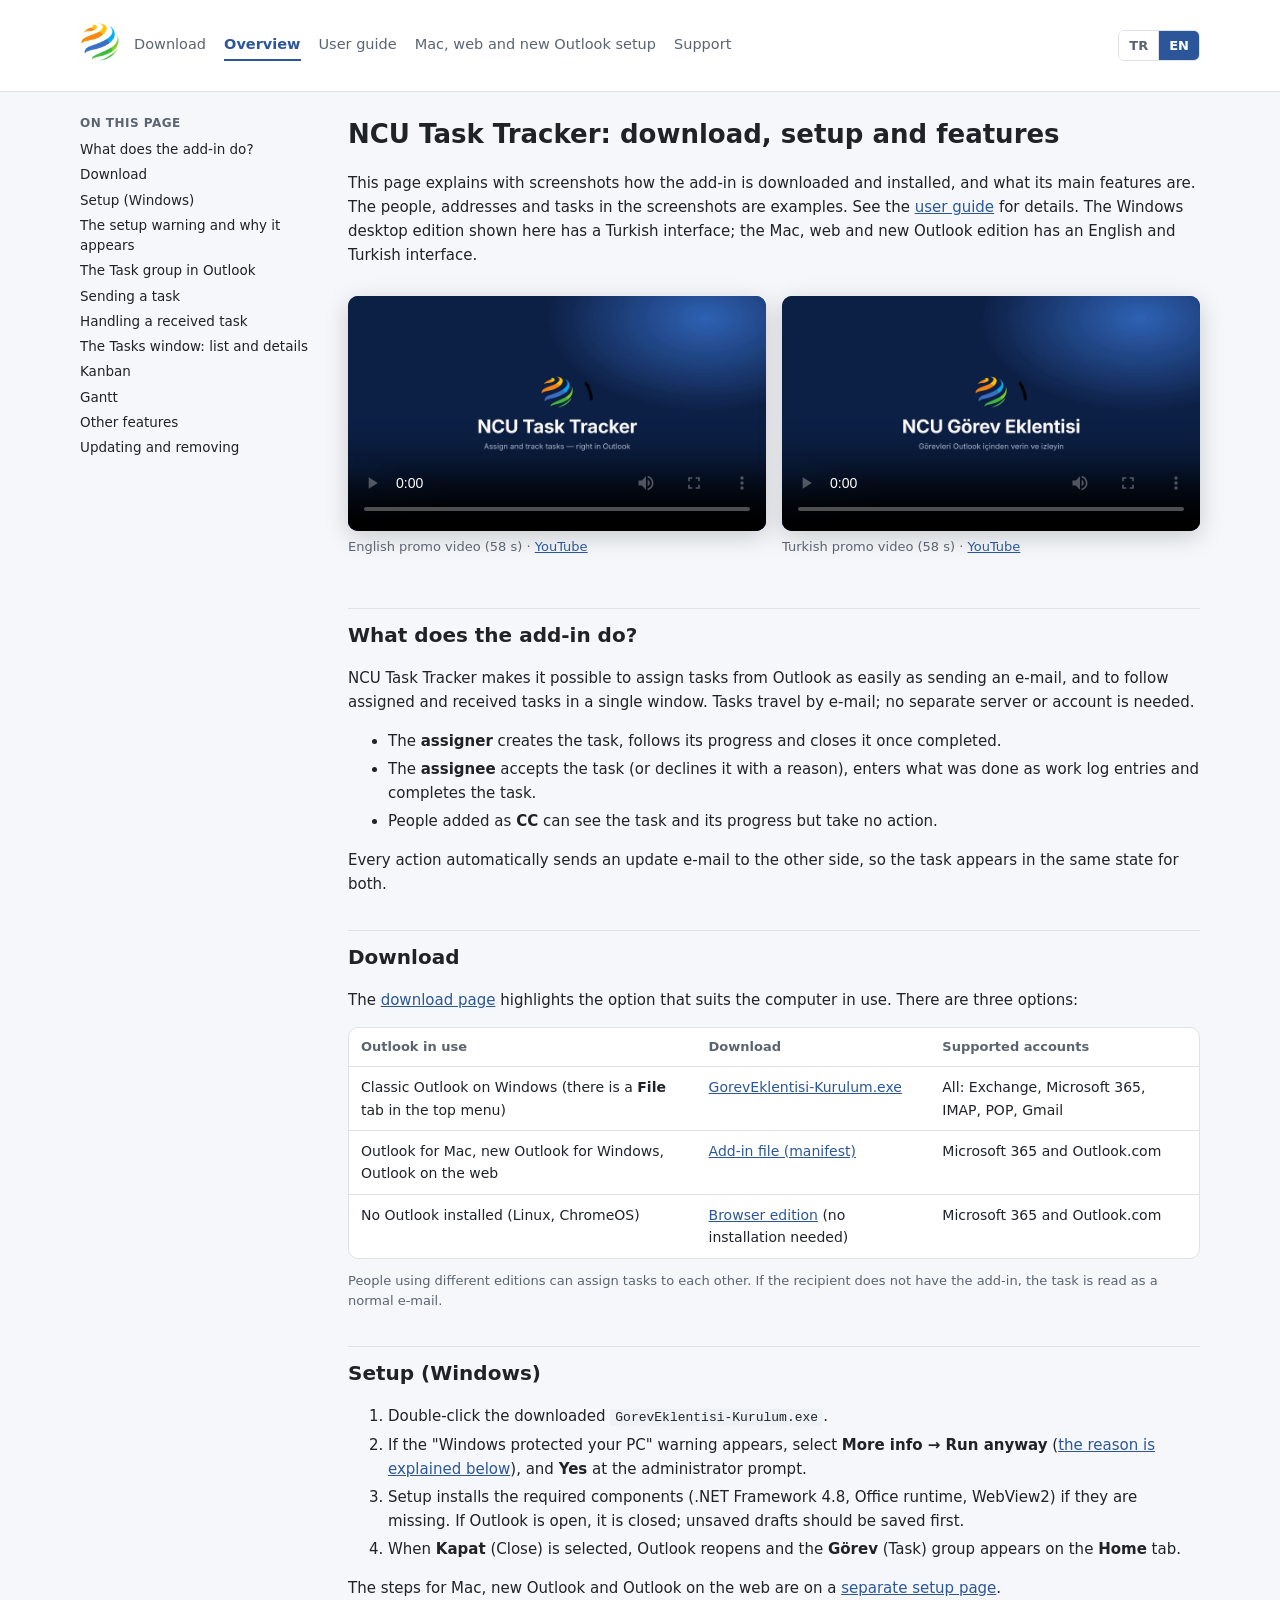
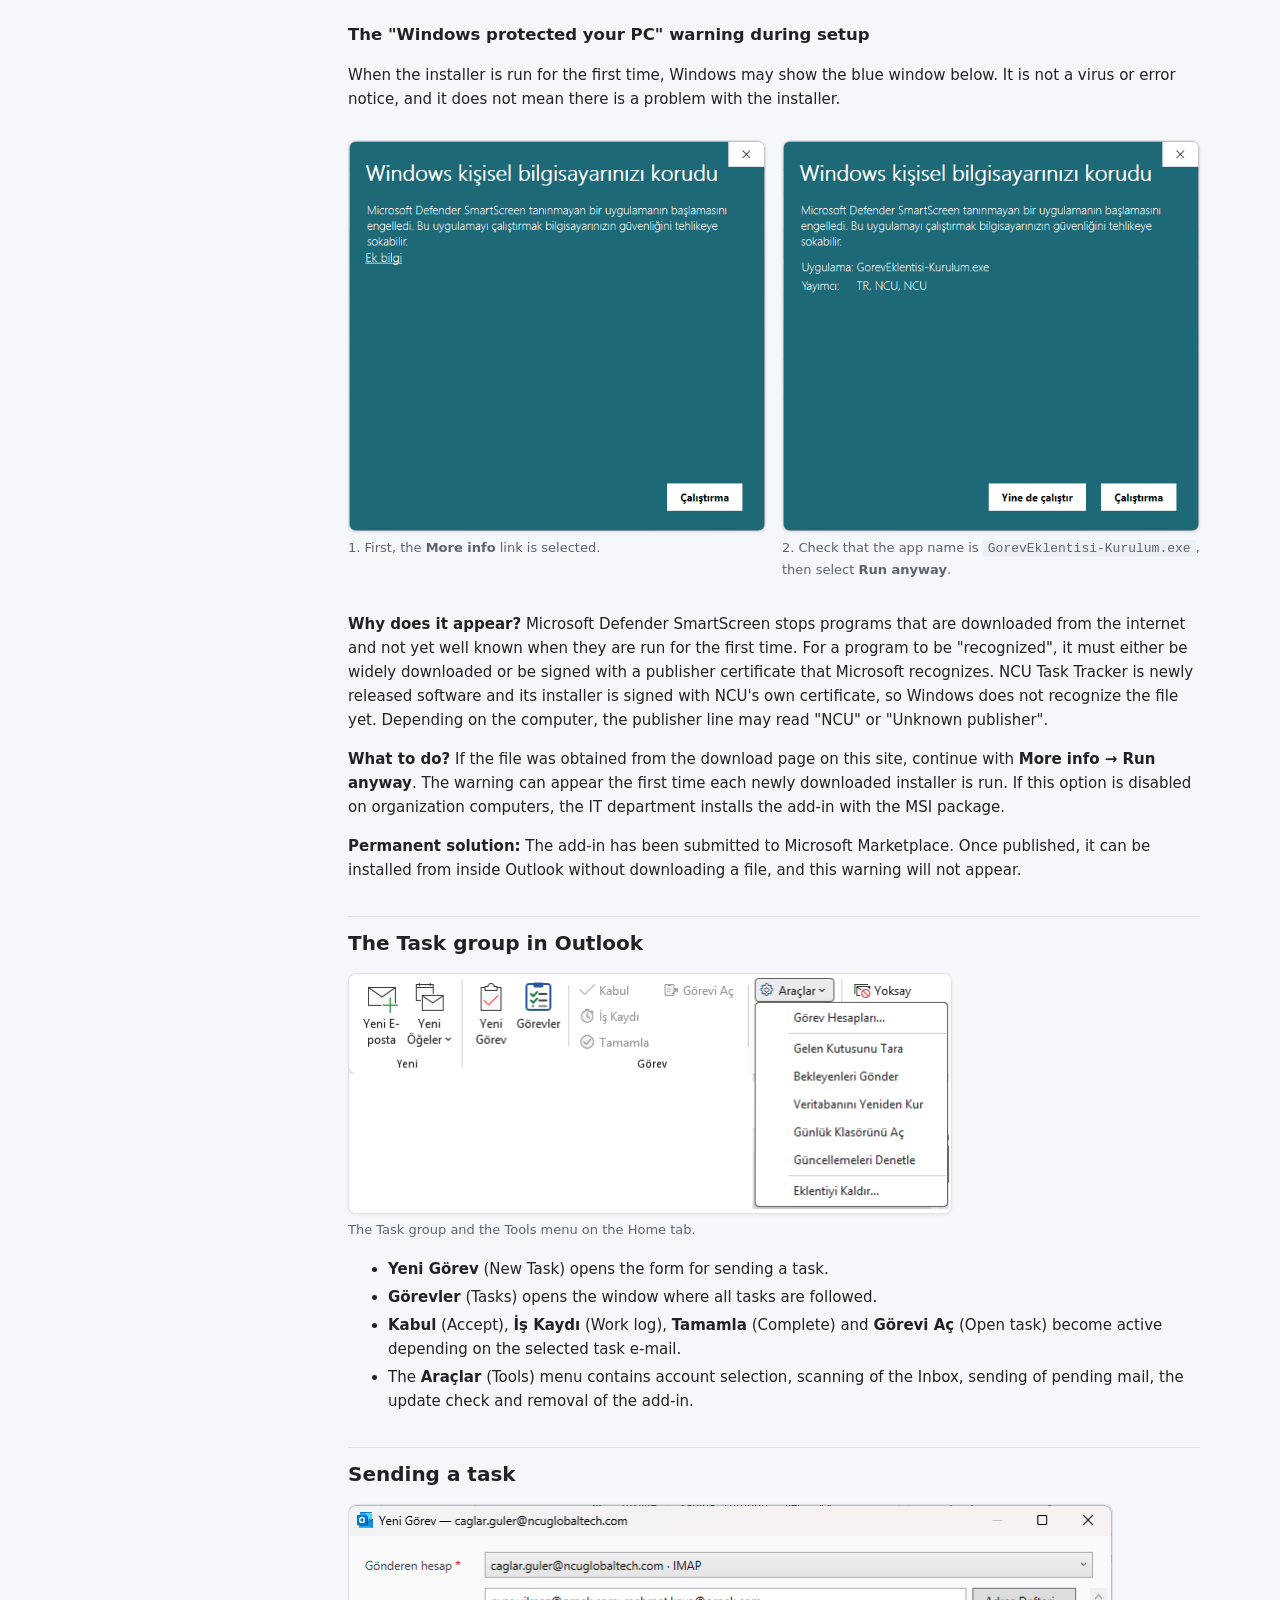
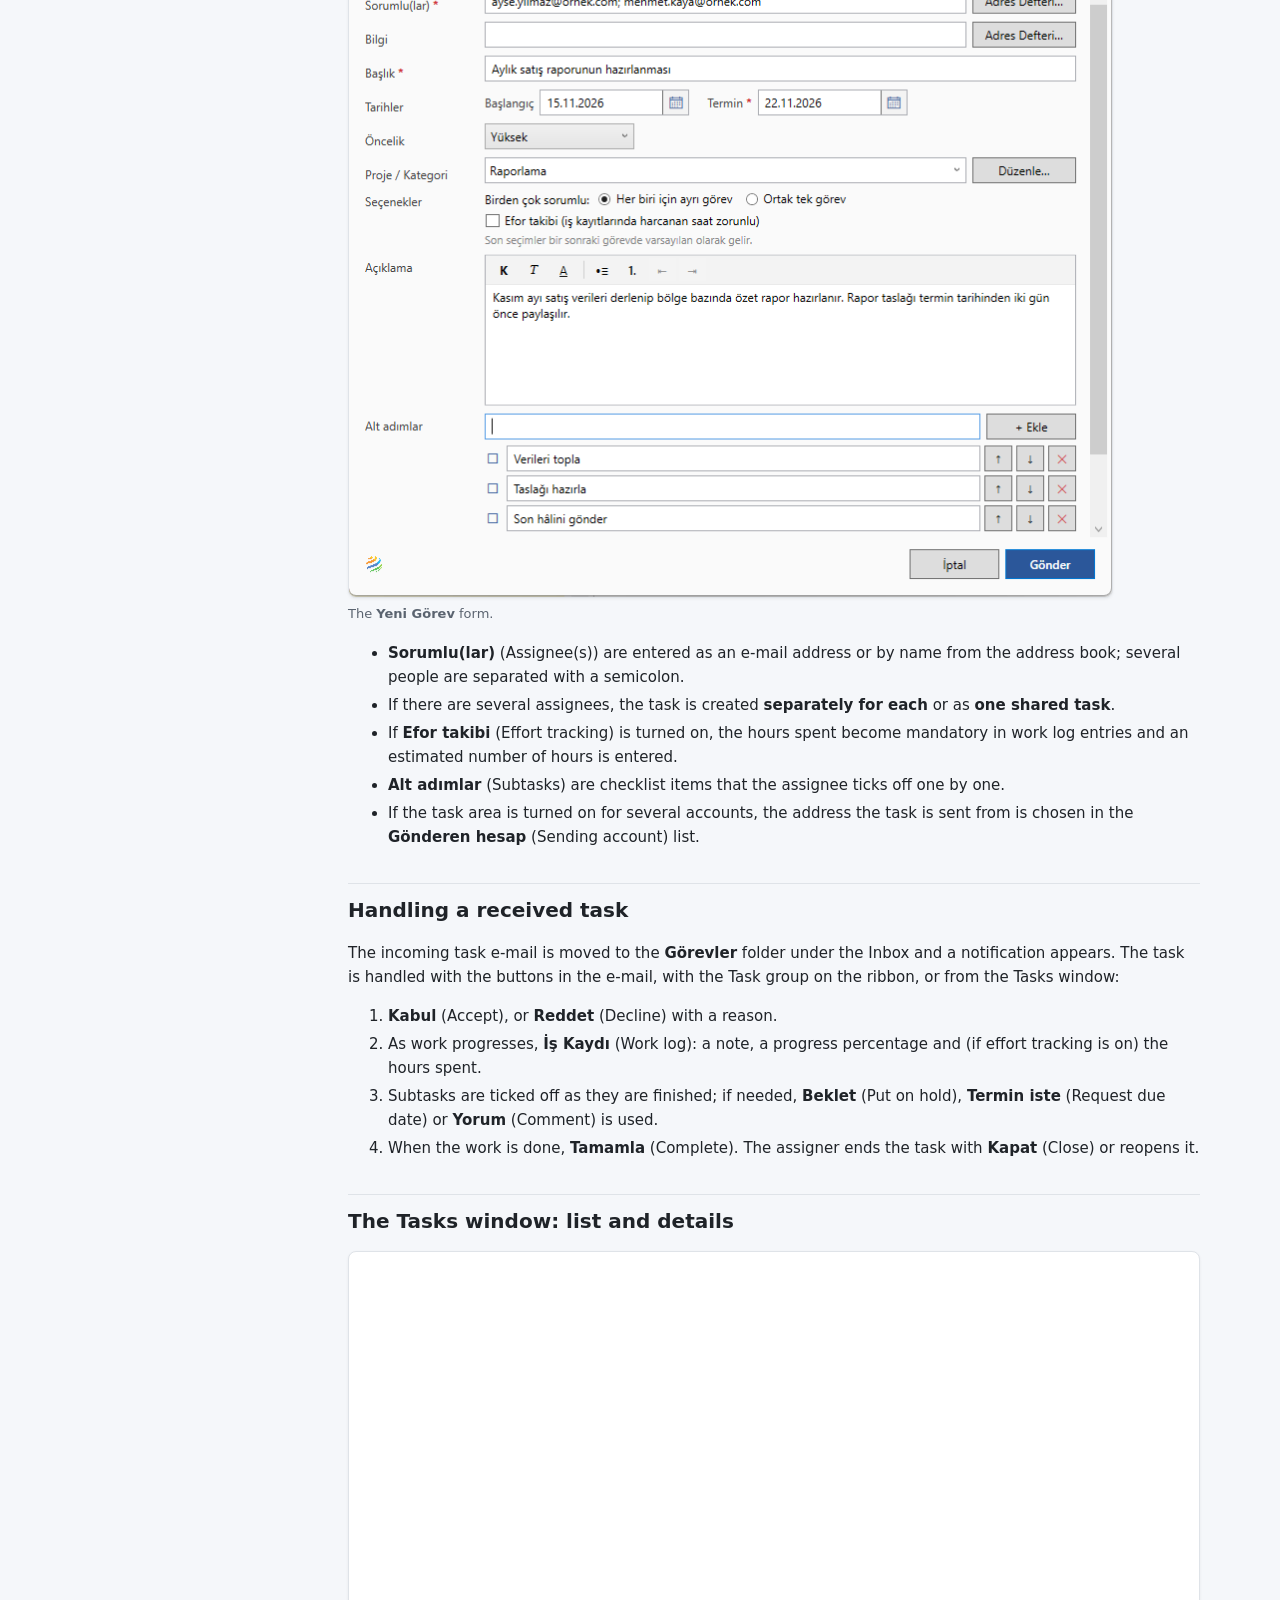
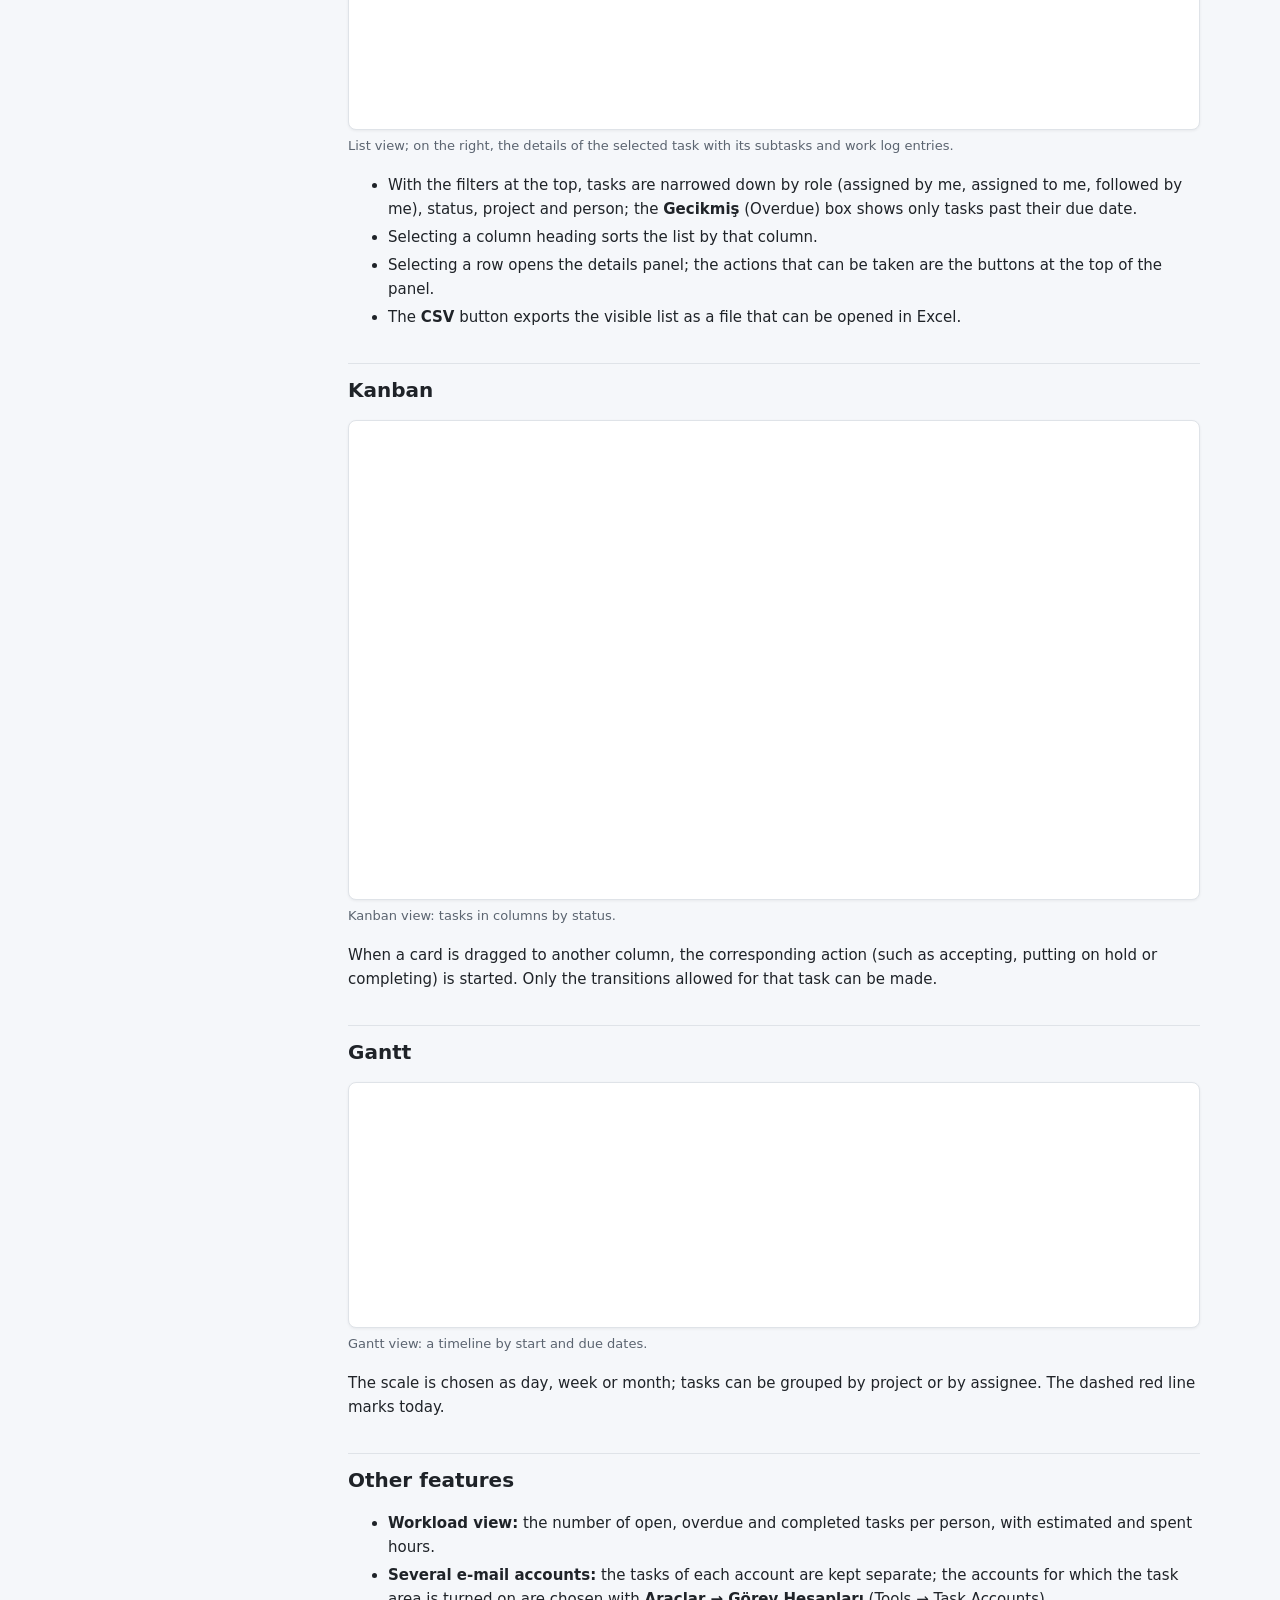
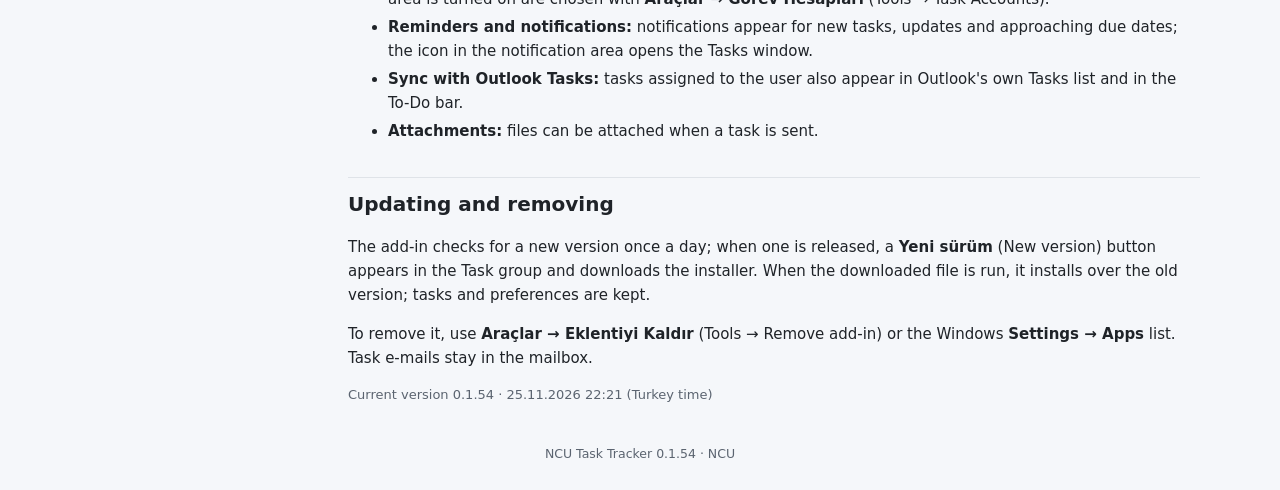
<file: tanitim.html>
<!doctype html>
<html lang="tr" data-baslik-en="NCU Task Tracker — Overview: download, setup and features">
<head>
<meta charset="utf-8">
<meta name="viewport" content="width=device-width, initial-scale=1">
<meta http-equiv="Content-Security-Policy" content="default-src 'none'; script-src 'self'; style-src 'self'; img-src 'self'; media-src 'self'; base-uri 'none'; form-action 'none'">
<title>Görev Eklentisi — Tanıtım: indirme, kurulum ve özellikler</title>
<meta name="description" content="Görev Eklentisi nasıl indirilir, nasıl kurulur ve neler yapar: ekran görüntüleriyle adım adım. · How to download, install and use NCU Task Tracker: step by step with screenshots.">
<link rel="icon" href="eklenti/simgeler/simge-32.png">
<link rel="stylesheet" href="indir.css?v=0.1.54">
<script src="dil.js?v=0.1.54"></script>
</head>
<body class="belge">
<header class="ust">
  <a href="./"><img src="eklenti/simgeler/simge-64.png" alt="Görev Eklentisi · NCU Task Tracker" width="40" height="40"></a>
  <nav class="gezinti">
    <a href="./"><span data-dil="tr">İndir</span><span data-dil="en">Download</span></a>
    <a href="tanitim.html" aria-current="page"><span data-dil="tr">Tanıtım</span><span data-dil="en">Overview</span></a>
    <a href="kilavuz.html"><span data-dil="tr">Kullanım kılavuzu</span><span data-dil="en">User guide</span></a>
    <a href="web-kurulum.html"><span data-dil="tr">Mac, web ve yeni Outlook kurulumu</span><span data-dil="en">Mac, web and new Outlook setup</span></a>
    <a href="eklenti/destek.html"><span data-dil="tr">Destek</span><span data-dil="en">Support</span></a>
  </nav>
  <div class="dil-sec" role="group" aria-label="Dil / Language"><button type="button" data-dil-sec="tr" lang="tr" title="Türkçe">TR</button><button type="button" data-dil-sec="en" lang="en" title="English">EN</button></div>
</header>
<div class="belge-duzen">
  <aside class="icindekiler"><b><span data-dil="tr">Bu sayfada</span><span data-dil="en">On this page</span></b>
    <a href="#nedir"><span data-dil="tr">Eklenti ne yapar?</span><span data-dil="en">What does the add-in do?</span></a>
    <a href="#indirme"><span data-dil="tr">İndirme</span><span data-dil="en">Download</span></a>
    <a href="#kurulum"><span data-dil="tr">Kurulum (Windows)</span><span data-dil="en">Setup (Windows)</span></a>
    <a href="#uyari"><span data-dil="tr">Kurulum uyarısı ve nedeni</span><span data-dil="en">The setup warning and why it appears</span></a>
    <a href="#serit"><span data-dil="tr">Outlook'taki Görev grubu</span><span data-dil="en">The Task group in Outlook</span></a>
    <a href="#yeni-gorev"><span data-dil="tr">Görev gönderme</span><span data-dil="en">Sending a task</span></a>
    <a href="#gelen"><span data-dil="tr">Gelen görevde yapılacaklar</span><span data-dil="en">Handling a received task</span></a>
    <a href="#liste"><span data-dil="tr">Görevler penceresi: liste ve ayrıntı</span><span data-dil="en">The Tasks window: list and details</span></a>
    <a href="#kanban">Kanban</a>
    <a href="#gantt">Gantt</a>
    <a href="#diger"><span data-dil="tr">Diğer özellikler</span><span data-dil="en">Other features</span></a>
    <a href="#guncelleme"><span data-dil="tr">Güncelleme ve kaldırma</span><span data-dil="en">Updating and removing</span></a>
  </aside>
  <main>
    <h1 data-dil="tr">Görev Eklentisi: indirme, kurulum ve özellikler</h1>
    <h1 data-dil="en">NCU Task Tracker: download, setup and features</h1>
    <p data-dil="tr">Bu sayfa eklentinin nasıl indirilip kurulduğunu ve temel özelliklerini ekran görüntüleriyle anlatır. Görüntülerdeki kişi, adres ve görevler örnektir. Ayrıntılı anlatım için <a href="kilavuz.html">kullanım kılavuzuna</a> bakılır.</p>
    <p data-dil="en">This page explains with screenshots how the add-in is downloaded and installed, and what its main features are. The people, addresses and tasks in the screenshots are examples. See the <a href="kilavuz.html">user guide</a> for details. The Windows desktop edition shown here has a Turkish interface; the Mac, web and new Outlook edition has an English and Turkish interface.</p>

    <div class="tanitim-videolar">
      <figure class="tanitim-video" data-video="tr">
        <video controls preload="metadata" playsinline poster="gorsel/video/tanitim-tr.jpg">
          <source src="gorsel/video/tanitim-tr.mp4" type="video/mp4">
        </video>
        <figcaption><span data-dil="tr">Türkçe tanıtım videosu (58 sn)</span><span data-dil="en">Turkish promo video (58 s)</span> · <a href="https://www.youtube.com/watch?v=gkONvFQwdQk">YouTube</a></figcaption>
      </figure>
      <figure class="tanitim-video" data-video="en">
        <video controls preload="metadata" playsinline poster="gorsel/video/tanitim-en.jpg">
          <source src="gorsel/video/tanitim-en.mp4" type="video/mp4">
        </video>
        <figcaption><span data-dil="tr">İngilizce tanıtım videosu (58 sn)</span><span data-dil="en">English promo video (58 s)</span> · <a href="https://www.youtube.com/watch?v=88AWpGK2bZY">YouTube</a></figcaption>
      </figure>
    </div>

    <h2 id="nedir"><span data-dil="tr">Eklenti ne yapar?</span><span data-dil="en">What does the add-in do?</span></h2>
    <p data-dil="tr">Görev Eklentisi, Outlook'tan e-posta gönderir gibi görev vermeyi ve verilen ya da alınan görevleri tek pencereden izlemeyi sağlar. Görevler e-posta ile taşınır; ayrı bir sunucu ya da hesap gerekmez.</p>
    <p data-dil="en">NCU Task Tracker makes it possible to assign tasks from Outlook as easily as sending an e-mail, and to follow assigned and received tasks in a single window. Tasks travel by e-mail; no separate server or account is needed.</p>
    <ul data-dil="tr">
      <li><b>Görev veren</b> görevi açar, gelişmeleri izler ve tamamlanan görevi kapatır.</li>
      <li><b>Sorumlu</b> görevi kabul eder (ya da gerekçeyle reddeder), yaptıklarını iş kaydı olarak girer ve görevi tamamlar.</li>
      <li><b>Bilgi</b> olarak eklenenler görevi ve gelişmeleri görür, işlem yapmaz.</li>
    </ul>
    <ul data-dil="en">
      <li>The <b>assigner</b> creates the task, follows its progress and closes it once completed.</li>
      <li>The <b>assignee</b> accepts the task (or declines it with a reason), enters what was done as work log entries and completes the task.</li>
      <li>People added as <b>CC</b> can see the task and its progress but take no action.</li>
    </ul>
    <p data-dil="tr">Her işlem karşı tarafa kendiliğinden bir güncelleme e-postası gönderir; görev iki tarafta da aynı durumda görünür.</p>
    <p data-dil="en">Every action automatically sends an update e-mail to the other side, so the task appears in the same state for both.</p>

    <h2 id="indirme"><span data-dil="tr">İndirme</span><span data-dil="en">Download</span></h2>
    <p data-dil="tr"><a href="./">İndirme sayfası</a> kullanılan bilgisayara uygun seçeneği işaretler. Üç seçenek vardır:</p>
    <p data-dil="en">The <a href="./">download page</a> highlights the option that suits the computer in use. There are three options:</p>
    <div class="tablo-sar" data-dil="tr">
    <table>
      <thead><tr><th>Kullanılan Outlook</th><th>İndirilecek</th><th>Desteklenen hesaplar</th></tr></thead>
      <tbody>
        <tr><td>Windows'ta klasik Outlook (üst menüde <b>Dosya</b> sekmesi vardır)</td><td><a href="https://github.com/caglarutkuguler/gorev-eklentisi-dagitim/releases/latest/download/GorevEklentisi-Kurulum.exe">GorevEklentisi-Kurulum.exe</a></td><td>Tümü: Exchange, Microsoft 365, IMAP, POP, Gmail</td></tr>
        <tr><td>Mac için Outlook, Windows'ta yeni Outlook, Outlook web</td><td><a href="./#k-mac">Eklenti dosyası (manifest)</a></td><td>Microsoft 365 ve Outlook.com</td></tr>
        <tr><td>Outlook kurulu değil (Linux, ChromeOS)</td><td><a href="eklenti/">Tarayıcı sürümü</a> (kurulum gerekmez)</td><td>Microsoft 365 ve Outlook.com</td></tr>
      </tbody>
    </table>
    </div>
    <div class="tablo-sar" data-dil="en">
    <table>
      <thead><tr><th>Outlook in use</th><th>Download</th><th>Supported accounts</th></tr></thead>
      <tbody>
        <tr><td>Classic Outlook on Windows (there is a <b>File</b> tab in the top menu)</td><td><a href="https://github.com/caglarutkuguler/gorev-eklentisi-dagitim/releases/latest/download/GorevEklentisi-Kurulum.exe">GorevEklentisi-Kurulum.exe</a></td><td>All: Exchange, Microsoft 365, IMAP, POP, Gmail</td></tr>
        <tr><td>Outlook for Mac, new Outlook for Windows, Outlook on the web</td><td><a href="./#k-mac">Add-in file (manifest)</a></td><td>Microsoft 365 and Outlook.com</td></tr>
        <tr><td>No Outlook installed (Linux, ChromeOS)</td><td><a href="eklenti/">Browser edition</a> (no installation needed)</td><td>Microsoft 365 and Outlook.com</td></tr>
      </tbody>
    </table>
    </div>
    <p class="not" data-dil="tr">Farklı sürümleri kullananlar birbirine görev verebilir. Görev alan kişide eklenti yoksa görev normal bir e-posta olarak okunur.</p>
    <p class="not" data-dil="en">People using different editions can assign tasks to each other. If the recipient does not have the add-in, the task is read as a normal e-mail.</p>

    <h2 id="kurulum"><span data-dil="tr">Kurulum (Windows)</span><span data-dil="en">Setup (Windows)</span></h2>
    <ol data-dil="tr">
      <li>İndirilen <code>GorevEklentisi-Kurulum.exe</code> çift tıklanır.</li>
      <li>"Windows kişisel bilgisayarınızı korudu" uyarısı çıkarsa <b>Ek bilgi → Yine de çalıştır</b> (<a href="#uyari">nedeni aşağıda</a>), yönetici onayında <b>Evet</b> seçilir.</li>
      <li>Kurulum, gereken bileşenleri (.NET Framework 4.8, Office çalışma zamanı, WebView2) eksikse kendisi kurar. Outlook açıksa kapatılır; kaydedilmemiş taslaklar önce kaydedilmelidir.</li>
      <li><b>Kapat</b> denince Outlook yeniden açılır ve <b>Giriş</b> sekmesinde <b>Görev</b> grubu görünür.</li>
    </ol>
    <ol data-dil="en">
      <li>Double-click the downloaded <code>GorevEklentisi-Kurulum.exe</code>.</li>
      <li>If the "Windows protected your PC" warning appears, select <b>More info → Run anyway</b> (<a href="#uyari">the reason is explained below</a>), and <b>Yes</b> at the administrator prompt.</li>
      <li>Setup installs the required components (.NET Framework 4.8, Office runtime, WebView2) if they are missing. If Outlook is open, it is closed; unsaved drafts should be saved first.</li>
      <li>When <b>Kapat</b> (Close) is selected, Outlook reopens and the <b>Görev</b> (Task) group appears on the <b>Home</b> tab.</li>
    </ol>
    <p data-dil="tr">Mac, yeni Outlook ve Outlook web için adımlar <a href="web-kurulum.html">ayrı kurulum sayfasındadır</a>.</p>
    <p data-dil="en">The steps for Mac, new Outlook and Outlook on the web are on a <a href="web-kurulum.html">separate setup page</a>.</p>

    <h3 id="uyari"><span data-dil="tr">Kurulumda çıkan "Windows kişisel bilgisayarınızı korudu" uyarısı</span><span data-dil="en">The "Windows protected your PC" warning during setup</span></h3>
    <p data-dil="tr">Kurulum dosyası ilk çalıştırıldığında Windows aşağıdaki mavi pencereyi gösterebilir. Bu bir virüs ya da hata bildirimi değildir; kurulum dosyasında bir sorun olduğu anlamına gelmez.</p>
    <p data-dil="en">When the installer is run for the first time, Windows may show the blue window below. It is not a virus or error notice, and it does not mean there is a problem with the installer.</p>
    <div class="ikili">
      <figure>
        <img src="gorsel/smartscreen-1.png" alt="Microsoft Defender SmartScreen warning: Windows protected your PC, with the More info link · Microsoft Defender SmartScreen uyarısı: Windows kişisel bilgisayarınızı korudu; Ek bilgi bağlantısı" width="534" height="500" loading="lazy">
        <figcaption><span data-dil="tr">1. Önce <b>Ek bilgi</b> bağlantısına tıklanır.</span><span data-dil="en">1. First, the <b>More info</b> link is selected.</span></figcaption>
      </figure>
      <figure>
        <img src="gorsel/smartscreen-2.png" alt="The expanded SmartScreen warning: app GorevEklentisi-Kurulum.exe, Run anyway button · SmartScreen uyarısının açılmış hâli: uygulama GorevEklentisi-Kurulum.exe, Yine de çalıştır düğmesi" width="534" height="500" loading="lazy">
        <figcaption><span data-dil="tr">2. Uygulama adının <code>GorevEklentisi-Kurulum.exe</code> olduğu görülür ve <b>Yine de çalıştır</b> seçilir.</span><span data-dil="en">2. Check that the app name is <code>GorevEklentisi-Kurulum.exe</code>, then select <b>Run anyway</b>.</span></figcaption>
      </figure>
    </div>
    <p data-dil="tr"><b>Neden çıkar?</b> Microsoft Defender SmartScreen, internetten indirilen ve henüz yeterince tanınmamış programları ilk çalıştırmada durdurur. Bir programın "tanınması" için ya yaygın olarak indirilmiş olması ya da Microsoft'un tanıdığı bir yayımcı sertifikasıyla imzalanmış olması gerekir. Görev Eklentisi yeni yayınlanan bir yazılımdır ve kurulum dosyası NCU'nun kendi sertifikasıyla imzalanmıştır; bu nedenle Windows dosyayı henüz tanımaz. Yayımcı satırında bilgisayara göre "NCU" ya da "Bilinmeyen yayımcı" yazabilir.</p>
    <p data-dil="en"><b>Why does it appear?</b> Microsoft Defender SmartScreen stops programs that are downloaded from the internet and not yet well known when they are run for the first time. For a program to be "recognized", it must either be widely downloaded or be signed with a publisher certificate that Microsoft recognizes. NCU Task Tracker is newly released software and its installer is signed with NCU's own certificate, so Windows does not recognize the file yet. Depending on the computer, the publisher line may read "NCU" or "Unknown publisher".</p>
    <p data-dil="tr"><b>Ne yapılır?</b> Dosya bu sitedeki indirme sayfasından alındıysa <b>Ek bilgi → Yine de çalıştır</b> ile devam edilir. Uyarı, indirilen her yeni kurulum dosyasının ilk çalıştırılışında çıkabilir. Kurum bilgisayarlarında bu seçenek kapatılmışsa kurulum bilgi işlem birimi tarafından MSI paketiyle yapılır.</p>
    <p data-dil="en"><b>What to do?</b> If the file was obtained from the download page on this site, continue with <b>More info → Run anyway</b>. The warning can appear the first time each newly downloaded installer is run. If this option is disabled on organization computers, the IT department installs the add-in with the MSI package.</p>
    <p data-dil="tr"><b>Kalıcı çözüm:</b> Eklenti Microsoft'un eklenti mağazasına (Microsoft Marketplace) gönderildi; yayınlandığında Outlook'un içinden, dosya indirilmeden kurulabilecek ve bu uyarı görülmeyecek.</p>
    <p data-dil="en"><b>Permanent solution:</b> The add-in has been submitted to Microsoft Marketplace. Once published, it can be installed from inside Outlook without downloading a file, and this warning will not appear.</p>

    <h2 id="serit"><span data-dil="tr">Outlook'taki Görev grubu</span><span data-dil="en">The Task group in Outlook</span></h2>
    <figure>
      <img src="gorsel/serit.png" alt="The Task group and the Tools menu on the Outlook Home tab · Outlook Giriş sekmesindeki Görev grubu ve Araçlar menüsü" width="604" height="240" loading="lazy">
      <figcaption><span data-dil="tr">Giriş sekmesinde Görev grubu ve Araçlar menüsü.</span><span data-dil="en">The Task group and the Tools menu on the Home tab.</span></figcaption>
    </figure>
    <ul data-dil="tr">
      <li><b>Yeni Görev</b> görev gönderme formunu açar.</li>
      <li><b>Görevler</b> tüm görevlerin izlendiği pencereyi açar.</li>
      <li><b>Kabul, İş Kaydı, Tamamla, Görevi Aç</b> seçili görev e-postasına göre etkinleşir.</li>
      <li><b>Araçlar</b> menüsünde hesap seçimi, Gelen Kutusu taraması, bekleyen postaların gönderilmesi, güncelleme denetimi ve eklentiyi kaldırma bulunur.</li>
    </ul>
    <ul data-dil="en">
      <li><b>Yeni Görev</b> (New Task) opens the form for sending a task.</li>
      <li><b>Görevler</b> (Tasks) opens the window where all tasks are followed.</li>
      <li><b>Kabul</b> (Accept), <b>İş Kaydı</b> (Work log), <b>Tamamla</b> (Complete) and <b>Görevi Aç</b> (Open task) become active depending on the selected task e-mail.</li>
      <li>The <b>Araçlar</b> (Tools) menu contains account selection, scanning of the Inbox, sending of pending mail, the update check and removal of the add-in.</li>
    </ul>

    <h2 id="yeni-gorev"><span data-dil="tr">Görev gönderme</span><span data-dil="en">Sending a task</span></h2>
    <figure>
      <img src="gorsel/yeni-gorev.png" alt="The New Task form: sending account, assignees, title, dates, priority, project, description and subtasks · Yeni Görev formu: gönderen hesap, sorumlular, başlık, tarihler, öncelik, proje, açıklama ve alt adımlar" width="765" height="694" loading="lazy">
      <figcaption><span data-dil="tr">Yeni Görev formu.</span><span data-dil="en">The <b>Yeni Görev</b> form.</span></figcaption>
    </figure>
    <ul data-dil="tr">
      <li><b>Sorumlu(lar)</b> e-posta adresi ya da adres defterindeki adla yazılır; birden çok kişi noktalı virgülle ayrılır.</li>
      <li>Birden çok sorumlu varsa görev <b>her biri için ayrı</b> ya da <b>ortak tek görev</b> olarak açılır.</li>
      <li><b>Efor takibi</b> açılırsa iş kayıtlarında harcanan saat zorunlu olur ve tahmini saat girilir.</li>
      <li><b>Alt adımlar</b> sorumlunun tek tek işaretleyeceği kontrol maddeleridir.</li>
      <li>Birden çok hesapta görev alanı açıksa <b>Gönderen hesap</b> listesinden görevin hangi adresten gideceği seçilir.</li>
    </ul>
    <ul data-dil="en">
      <li><b>Sorumlu(lar)</b> (Assignee(s)) are entered as an e-mail address or by name from the address book; several people are separated with a semicolon.</li>
      <li>If there are several assignees, the task is created <b>separately for each</b> or as <b>one shared task</b>.</li>
      <li>If <b>Efor takibi</b> (Effort tracking) is turned on, the hours spent become mandatory in work log entries and an estimated number of hours is entered.</li>
      <li><b>Alt adımlar</b> (Subtasks) are checklist items that the assignee ticks off one by one.</li>
      <li>If the task area is turned on for several accounts, the address the task is sent from is chosen in the <b>Gönderen hesap</b> (Sending account) list.</li>
    </ul>

    <h2 id="gelen"><span data-dil="tr">Gelen görevde yapılacaklar</span><span data-dil="en">Handling a received task</span></h2>
    <p data-dil="tr">Gelen görev e-postası Gelen Kutusu'nun altındaki <b>Görevler</b> klasörüne taşınır ve bir bildirim çıkar. Görev, e-postadaki düğmelerle, şeritteki Görev grubuyla ya da Görevler penceresinden işlenir:</p>
    <p data-dil="en">The incoming task e-mail is moved to the <b>Görevler</b> folder under the Inbox and a notification appears. The task is handled with the buttons in the e-mail, with the Task group on the ribbon, or from the Tasks window:</p>
    <ol data-dil="tr">
      <li><b>Kabul</b> ya da gerekçe yazılarak <b>Reddet</b>.</li>
      <li>Çalışıldıkça <b>İş Kaydı</b>: not, ilerleme yüzdesi ve (efor takibi açıksa) harcanan saat.</li>
      <li>Alt adımlar bittikçe işaretlenir; gerekirse <b>Beklet</b>, <b>Termin iste</b> ya da <b>Yorum</b> kullanılır.</li>
      <li>İş bitince <b>Tamamla</b>. Görev veren görevi <b>Kapat</b> ile sonlandırır ya da geri açar.</li>
    </ol>
    <ol data-dil="en">
      <li><b>Kabul</b> (Accept), or <b>Reddet</b> (Decline) with a reason.</li>
      <li>As work progresses, <b>İş Kaydı</b> (Work log): a note, a progress percentage and (if effort tracking is on) the hours spent.</li>
      <li>Subtasks are ticked off as they are finished; if needed, <b>Beklet</b> (Put on hold), <b>Termin iste</b> (Request due date) or <b>Yorum</b> (Comment) is used.</li>
      <li>When the work is done, <b>Tamamla</b> (Complete). The assigner ends the task with <b>Kapat</b> (Close) or reopens it.</li>
    </ol>

    <h2 id="liste"><span data-dil="tr">Görevler penceresi: liste ve ayrıntı</span><span data-dil="en">The Tasks window: list and details</span></h2>
    <figure>
      <img src="gorsel/liste.png" alt="The Tasks window in list view with the details panel of the selected task · Görevler penceresi liste görünümü ve seçili görevin ayrıntı paneli" width="1366" height="768" loading="lazy">
      <figcaption><span data-dil="tr">Liste görünümü; sağda seçili görevin ayrıntısı, alt adımları ve iş kayıtları.</span><span data-dil="en">List view; on the right, the details of the selected task with its subtasks and work log entries.</span></figcaption>
    </figure>
    <ul data-dil="tr">
      <li>Üstteki süzgeçlerle görevler role (verdiklerim, üzerimdekiler, izlediklerim), duruma, projeye ve kişiye göre daraltılır; <b>Gecikmiş</b> kutusu yalnızca termini geçenleri gösterir.</li>
      <li>Sütun başlığına tıklanınca liste o sütuna göre sıralanır.</li>
      <li>Satıra tıklanınca ayrıntı paneli açılır; yapılabilecek işlemler panelin üstündeki düğmelerdir.</li>
      <li><b>CSV</b> düğmesi görünen listeyi Excel'de açılabilecek dosya olarak dışa aktarır.</li>
    </ul>
    <ul data-dil="en">
      <li>With the filters at the top, tasks are narrowed down by role (assigned by me, assigned to me, followed by me), status, project and person; the <b>Gecikmiş</b> (Overdue) box shows only tasks past their due date.</li>
      <li>Selecting a column heading sorts the list by that column.</li>
      <li>Selecting a row opens the details panel; the actions that can be taken are the buttons at the top of the panel.</li>
      <li>The <b>CSV</b> button exports the visible list as a file that can be opened in Excel.</li>
    </ul>

    <h2 id="kanban">Kanban</h2>
    <figure>
      <img src="gorsel/kanban.png" alt="Kanban view with tasks arranged in columns by status · Görevlerin durumlarına göre sütunlara dizildiği kanban görünümü" width="1366" height="768" loading="lazy">
      <figcaption><span data-dil="tr">Kanban görünümü: görevler durumlarına göre sütunlarda.</span><span data-dil="en">Kanban view: tasks in columns by status.</span></figcaption>
    </figure>
    <p data-dil="tr">Kart başka bir sütuna sürüklenince ilgili işlem (kabul, bekletme, tamamlama gibi) başlatılır. Yalnızca o görevde izin verilen geçişler yapılabilir.</p>
    <p data-dil="en">When a card is dragged to another column, the corresponding action (such as accepting, putting on hold or completing) is started. Only the transitions allowed for that task can be made.</p>

    <h2 id="gantt">Gantt</h2>
    <figure>
      <img src="gorsel/gantt.png" alt="Timeline of tasks by start and due dates · Görevlerin başlangıç ve termin tarihlerine göre zaman çizelgesi" width="1366" height="392" loading="lazy">
      <figcaption><span data-dil="tr">Gantt görünümü: başlangıç ve termin tarihlerine göre zaman çizelgesi.</span><span data-dil="en">Gantt view: a timeline by start and due dates.</span></figcaption>
    </figure>
    <p data-dil="tr">Ölçek gün, hafta ya da ay olarak seçilir; görevler projeye ya da sorumluya göre gruplanabilir. Kesikli kırmızı çizgi bugünü gösterir.</p>
    <p data-dil="en">The scale is chosen as day, week or month; tasks can be grouped by project or by assignee. The dashed red line marks today.</p>

    <h2 id="diger"><span data-dil="tr">Diğer özellikler</span><span data-dil="en">Other features</span></h2>
    <ul data-dil="tr">
      <li><b>Yük görünümü:</b> kişi başına açık, gecikmiş ve tamamlanan görev sayıları ile tahmini ve harcanan saatler.</li>
      <li><b>Birden çok e-posta hesabı:</b> her hesabın görevleri ayrı tutulur; hangi hesaplarda görev alanı açılacağı <b>Araçlar → Görev Hesapları</b> ile seçilir.</li>
      <li><b>Hatırlatma ve bildirim:</b> yeni görev, güncelleme ve yaklaşan terminler için bildirim çıkar; bildirim alanındaki simge Görevler penceresini açar.</li>
      <li><b>Outlook Görevleri ile eşleme:</b> sorumlu olunan görevler Outlook'un kendi Görevler listesinde ve Yapılacaklar çubuğunda da görünür.</li>
      <li><b>Ekler:</b> görev gönderilirken dosya eklenebilir.</li>
    </ul>
    <ul data-dil="en">
      <li><b>Workload view:</b> the number of open, overdue and completed tasks per person, with estimated and spent hours.</li>
      <li><b>Several e-mail accounts:</b> the tasks of each account are kept separate; the accounts for which the task area is turned on are chosen with <b>Araçlar → Görev Hesapları</b> (Tools → Task Accounts).</li>
      <li><b>Reminders and notifications:</b> notifications appear for new tasks, updates and approaching due dates; the icon in the notification area opens the Tasks window.</li>
      <li><b>Sync with Outlook Tasks:</b> tasks assigned to the user also appear in Outlook's own Tasks list and in the To-Do bar.</li>
      <li><b>Attachments:</b> files can be attached when a task is sent.</li>
    </ul>

    <h2 id="guncelleme"><span data-dil="tr">Güncelleme ve kaldırma</span><span data-dil="en">Updating and removing</span></h2>
    <p data-dil="tr">Eklenti yeni sürümü günde bir kez denetler; yayınlandığında Görev grubunda <b>Yeni sürüm</b> düğmesi belirir ve kurulum dosyasını indirir. İndirilen dosya çalıştırılınca eski sürümün üzerine kurulur; görevler ve tercihler korunur.</p>
    <p data-dil="en">The add-in checks for a new version once a day; when one is released, a <b>Yeni sürüm</b> (New version) button appears in the Task group and downloads the installer. When the downloaded file is run, it installs over the old version; tasks and preferences are kept.</p>
    <p data-dil="tr">Kaldırmak için <b>Araçlar → Eklentiyi Kaldır</b> ya da Windows'un <b>Ayarlar → Uygulamalar</b> listesi kullanılır. Görev e-postaları posta kutusunda kalır.</p>
    <p data-dil="en">To remove it, use <b>Araçlar → Eklentiyi Kaldır</b> (Tools → Remove add-in) or the Windows <b>Settings → Apps</b> list. Task e-mails stay in the mailbox.</p>

    <p class="not" data-dil="tr">Güncel sürüm 0.1.54 · 25.11.2026 22:21 (Türkiye saati)</p>
    <p class="not" data-dil="en">Current version 0.1.54 · 25.11.2026 22:21 (Turkey time)</p>
  </main>
</div>
<footer><span data-dil="tr">Görev Eklentisi</span><span data-dil="en">NCU Task Tracker</span> 0.1.54 · NCU</footer>
</body>
</html>
</file>
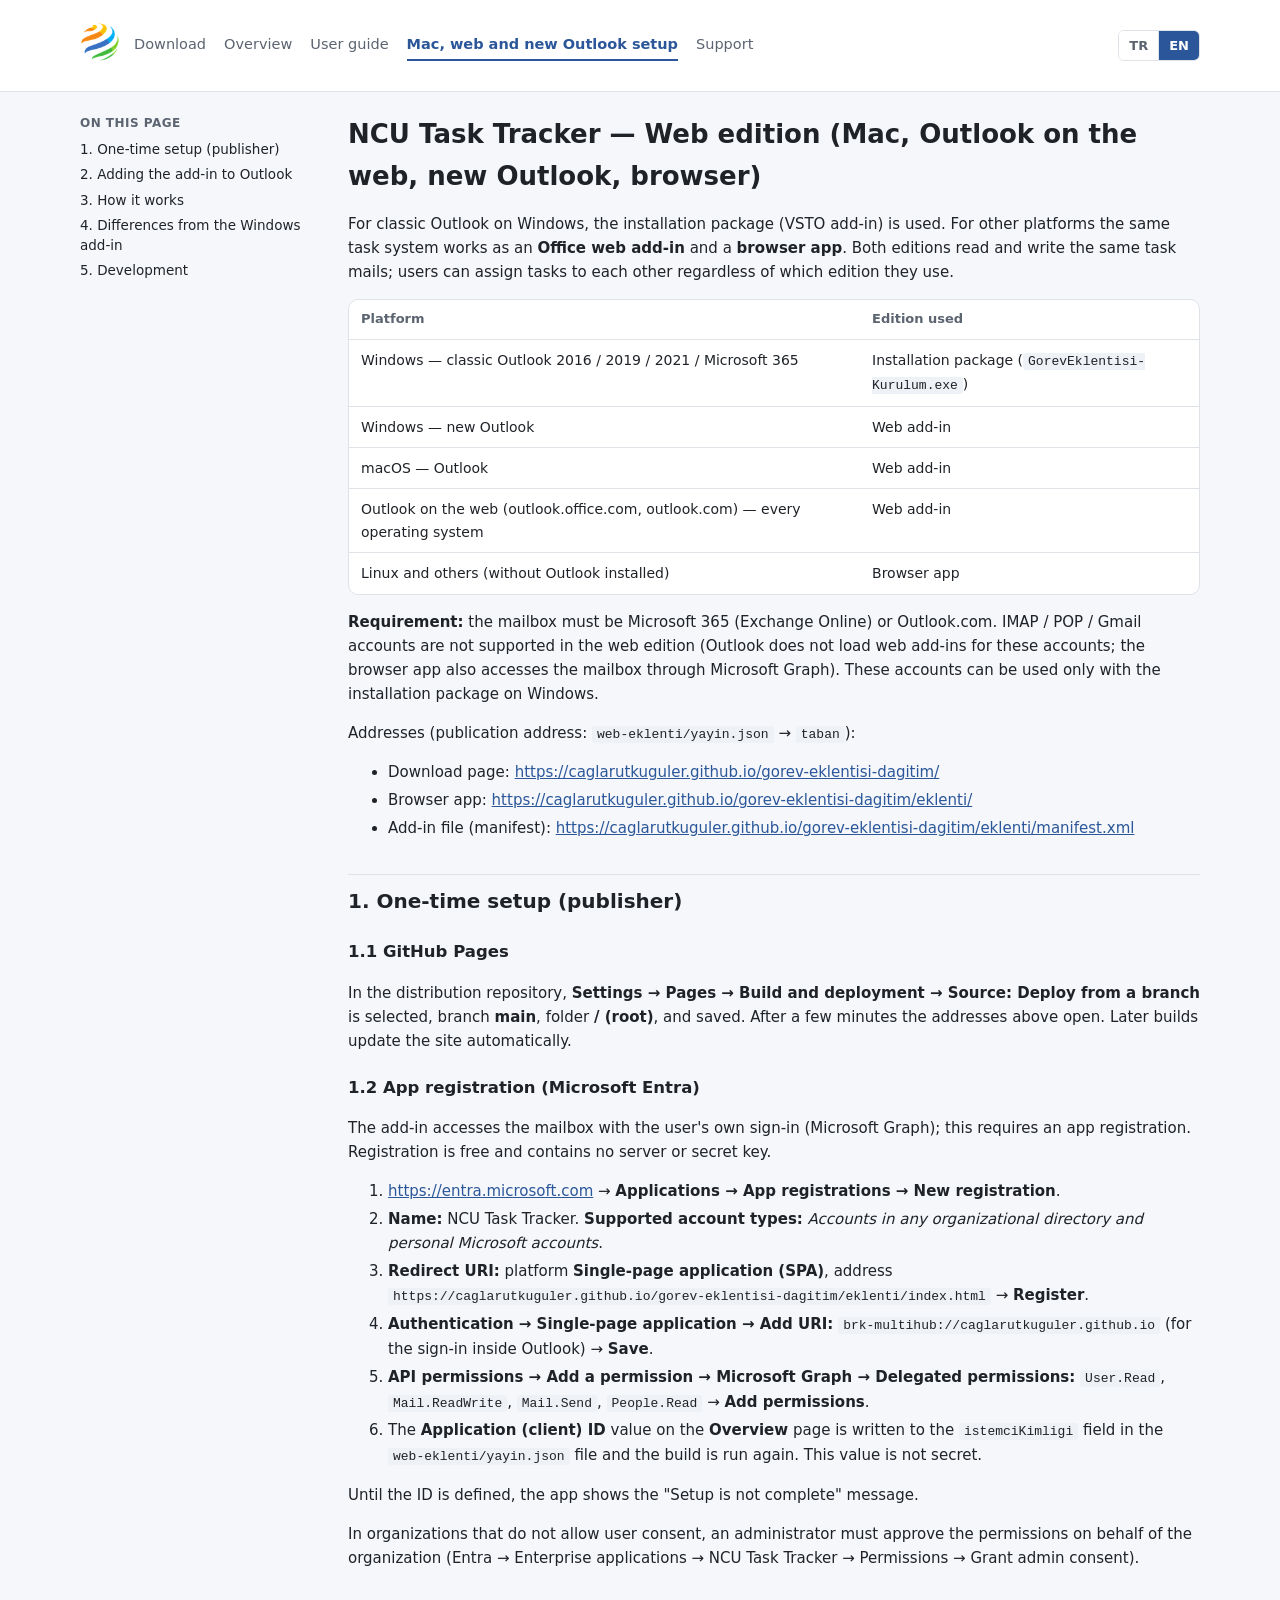
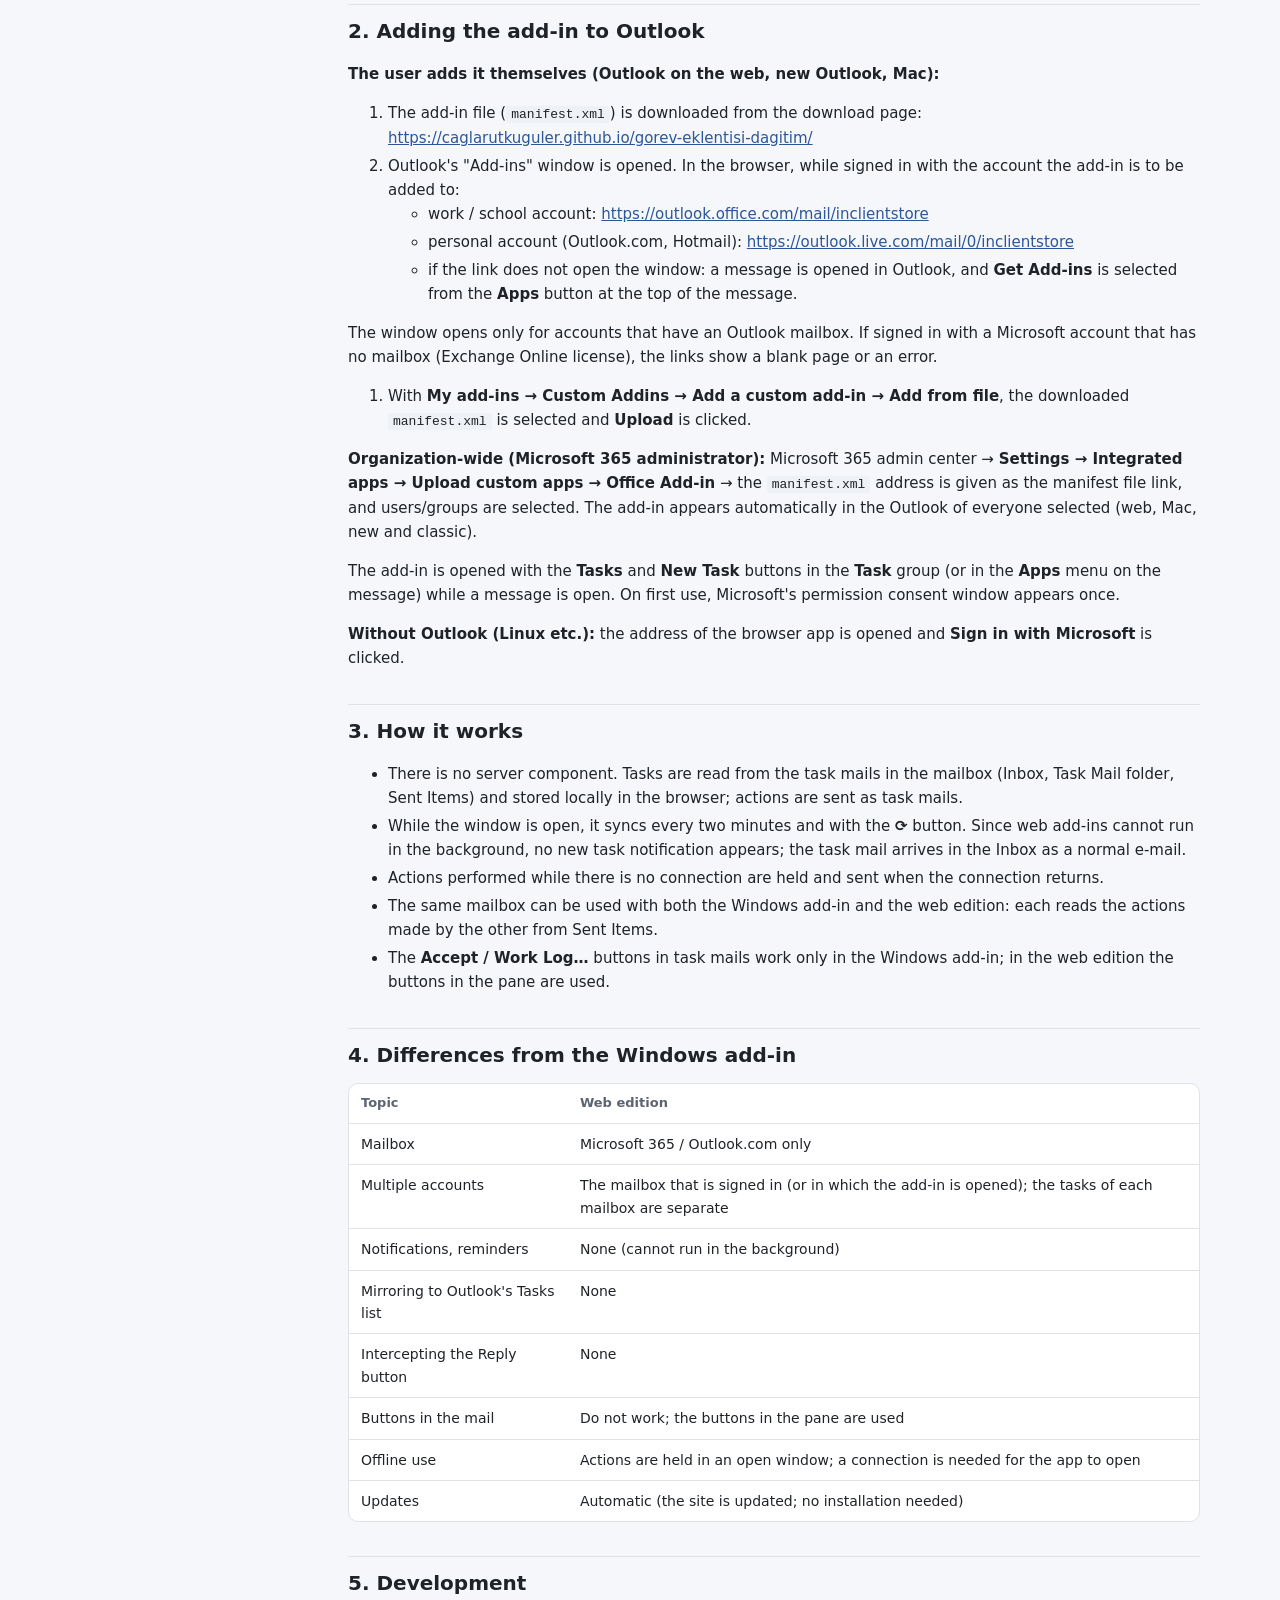
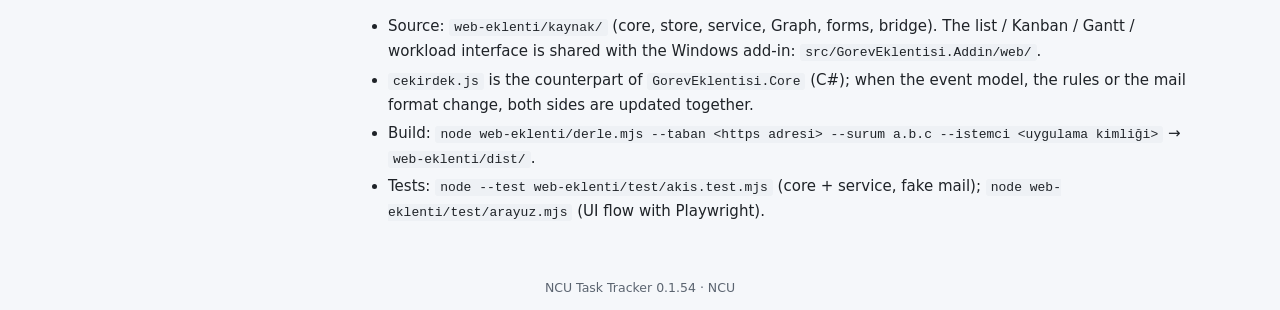
<file: web-kurulum.html>
<!doctype html>
<html lang="tr" data-baslik-en="NCU Task Tracker — Web edition (Mac, Outlook on the web, new Outlook, browser)">
<head>
<meta charset="utf-8">
<meta name="viewport" content="width=device-width, initial-scale=1">
<meta http-equiv="Content-Security-Policy" content="default-src 'none'; script-src 'self'; style-src 'self'; img-src 'self'; base-uri 'none'; form-action 'none'">
<title>Görev Eklentisi — Web sürümü (Mac, Outlook web, yeni Outlook, tarayıcı)</title>
<link rel="icon" href="eklenti/simgeler/simge-32.png">
<link rel="stylesheet" href="indir.css?v=0.1.54">
<script src="dil.js?v=0.1.54"></script>
</head>
<body class="belge">
<header class="ust">
  <a href="./"><img src="eklenti/simgeler/simge-64.png" alt="Görev Eklentisi · NCU Task Tracker" width="40" height="40"></a>
  <nav class="gezinti">
    <a href="./"><span data-dil="tr">İndir</span><span data-dil="en">Download</span></a>
    <a href="tanitim.html"><span data-dil="tr">Tanıtım</span><span data-dil="en">Overview</span></a>
    <a href="kilavuz.html"><span data-dil="tr">Kullanım kılavuzu</span><span data-dil="en">User guide</span></a>
    <a href="web-kurulum.html" aria-current="page"><span data-dil="tr">Mac, web ve yeni Outlook kurulumu</span><span data-dil="en">Mac, web and new Outlook setup</span></a>
    <a href="eklenti/destek.html"><span data-dil="tr">Destek</span><span data-dil="en">Support</span></a>
  </nav>
  <div class="dil-sec" role="group" aria-label="Dil / Language"><button type="button" data-dil-sec="tr" lang="tr" title="Türkçe">TR</button><button type="button" data-dil-sec="en" lang="en" title="English">EN</button></div>
</header>
<div class="belge-duzen" data-dil="tr">
  <aside class="icindekiler" data-dil="tr"><b>Bu sayfada</b>
    <a href="#1-bir-kerelik-kurulum-yayıncı">1. Bir kerelik kurulum (yayıncı)</a>
    <a href="#2-eklentiyi-outlook-a-ekleme">2. Eklentiyi Outlook'a ekleme</a>
    <a href="#3-nasıl-çalışır">3. Nasıl çalışır</a>
    <a href="#4-windows-eklentisinden-farklar">4. Windows eklentisinden farklar</a>
    <a href="#5-geliştirme">5. Geliştirme</a>
  </aside>
  <main lang="tr">
<h1>Görev Eklentisi — Web sürümü (Mac, Outlook web, yeni Outlook, tarayıcı)</h1>
<p>Windows'taki klasik Outlook için kurulum paketi (VSTO eklentisi) kullanılır. Diğer platformlar için aynı görev sistemi bir <b>Office web eklentisi</b> ve <b>tarayıcı uygulaması</b> olarak çalışır. İki sürüm aynı görev maillerini okuyup yazar; kullanıcılar hangi sürümü kullanırsa kullansın birbirine görev verebilir.</p>
<div class="tablo-sar"><table><thead><tr><th>Platform</th><th>Kullanılan sürüm</th></tr></thead><tbody><tr><td>Windows — klasik Outlook 2016 / 2019 / 2021 / Microsoft 365</td><td>Kurulum paketi (<code>GorevEklentisi-Kurulum.exe</code>)</td></tr><tr><td>Windows — yeni Outlook</td><td>Web eklentisi</td></tr><tr><td>macOS — Outlook</td><td>Web eklentisi</td></tr><tr><td>Outlook web (outlook.office.com, outlook.com) — her işletim sistemi</td><td>Web eklentisi</td></tr><tr><td>Linux ve diğerleri (Outlook kurulu olmadan)</td><td>Tarayıcı uygulaması</td></tr></tbody></table></div>
<p><b>Koşul:</b> posta kutusu Microsoft 365 (Exchange Online) ya da Outlook.com olmalıdır. IMAP / POP / Gmail hesapları web sürümünde desteklenmez (Outlook bu hesaplarda web eklentisi yüklemez; tarayıcı uygulaması da posta kutusuna Microsoft Graph ile erişir). Bu hesaplar yalnızca Windows'taki kurulum paketiyle kullanılabilir.</p>
<p>Adresler (yayın adresi <code>web-eklenti/yayin.json</code> → <code>taban</code>):</p>
<ul><li>İndirme sayfası: <a href="https://caglarutkuguler.github.io/gorev-eklentisi-dagitim/" target="_blank" rel="noopener">https://caglarutkuguler.github.io/gorev-eklentisi-dagitim/</a></li><li>Tarayıcı uygulaması: <a href="https://caglarutkuguler.github.io/gorev-eklentisi-dagitim/eklenti/" target="_blank" rel="noopener">https://caglarutkuguler.github.io/gorev-eklentisi-dagitim/eklenti/</a></li><li>Eklenti dosyası (manifest): <a href="https://caglarutkuguler.github.io/gorev-eklentisi-dagitim/eklenti/manifest.xml" target="_blank" rel="noopener">https://caglarutkuguler.github.io/gorev-eklentisi-dagitim/eklenti/manifest.xml</a></li></ul>
<h2 id="1-bir-kerelik-kurulum-yayıncı">1. Bir kerelik kurulum (yayıncı)</h2>
<h3 id="1-1-github-pages">1.1 GitHub Pages</h3>
<p>Dağıtım deposunda <b>Settings → Pages → Build and deployment → Source: Deploy from a branch</b>, dal <b>main</b>, klasör <b>/ (root)</b> seçilip kaydedilir. Birkaç dakika sonra yukarıdaki adresler açılır. Sonraki derlemeler siteyi kendiliğinden günceller.</p>
<h3 id="1-2-uygulama-kaydı-microsoft-entra">1.2 Uygulama kaydı (Microsoft Entra)</h3>
<p>Eklenti posta kutusuna kullanıcının kendi oturumuyla (Microsoft Graph) erişir; bunun için bir uygulama kaydı gerekir. Kayıt ücretsizdir, sunucu ya da gizli anahtar içermez.</p>
<ol><li><a href="https://entra.microsoft.com" target="_blank" rel="noopener">https://entra.microsoft.com</a> → <b>Applications → App registrations → New registration</b>.</li><li><b>Name:</b> Görev Eklentisi. <b>Supported account types:</b> <i>Accounts in any organizational directory and personal Microsoft accounts</i>.</li><li><b>Redirect URI:</b> platform <b>Single-page application (SPA)</b>, adres <code>https://caglarutkuguler.github.io/gorev-eklentisi-dagitim/eklenti/index.html</code> → <b>Register</b>.</li><li><b>Authentication → Single-page application → Add URI:</b> <code>brk-multihub://caglarutkuguler.github.io</code> (Outlook içindeki oturum için) → <b>Save</b>.</li><li><b>API permissions → Add a permission → Microsoft Graph → Delegated permissions:</b> <code>User.Read</code>, <code>Mail.ReadWrite</code>, <code>Mail.Send</code>, <code>People.Read</code> → <b>Add permissions</b>.</li><li><b>Overview</b> sayfasındaki <b>Application (client) ID</b> değeri <code>web-eklenti/yayin.json</code> dosyasındaki <code>istemciKimligi</code> alanına yazılır ve derleme yeniden çalıştırılır. Bu değer gizli değildir.</li></ol>
<p>Kimlik tanımlanana kadar uygulama &quot;Kurulum tamamlanmadı&quot; iletisini gösterir.</p>
<p>Kullanıcı onayına izin vermeyen kurumlarda bir yöneticinin izinleri kurum adına onaylaması gerekir (Entra → Enterprise applications → Görev Eklentisi → Permissions → Grant admin consent).</p>
<h2 id="2-eklentiyi-outlook-a-ekleme">2. Eklentiyi Outlook'a ekleme</h2>
<p><b>Kullanıcı kendisi ekler (Outlook web, yeni Outlook, Mac):</b></p>
<ol><li>Eklenti dosyası (<code>manifest.xml</code>) indirme sayfasından indirilir: <a href="https://caglarutkuguler.github.io/gorev-eklentisi-dagitim/" target="_blank" rel="noopener">https://caglarutkuguler.github.io/gorev-eklentisi-dagitim/</a></li><li>Outlook'un &quot;Eklentiler&quot; penceresi açılır. Tarayıcıda, eklentinin ekleneceği hesapla oturum açıkken:<ul><li>iş / okul hesabı: <a href="https://outlook.office.com/mail/inclientstore" target="_blank" rel="noopener">https://outlook.office.com/mail/inclientstore</a></li><li>kişisel hesap (Outlook.com, Hotmail): <a href="https://outlook.live.com/mail/0/inclientstore" target="_blank" rel="noopener">https://outlook.live.com/mail/0/inclientstore</a></li><li>bağlantı pencereyi açmazsa: Outlook'ta bir ileti açılır, iletinin üstündeki <b>Uygulamalar</b> düğmesinden <b>Eklenti al</b> seçilir.</li></ul></li></ol>
<p>Pencere yalnızca Outlook posta kutusu olan hesaplarda açılır. Posta kutusu (Exchange Online lisansı) olmayan bir Microsoft hesabıyla oturum açıksa bağlantılar boş sayfa ya da hata gösterir.</p>
<ol><li><b>Eklentilerim → Özel eklentiler → Özel eklenti ekle → Dosyadan ekle</b> ile indirilen <code>manifest.xml</code> seçilir, <b>Yükle</b> denir.</li></ol>
<p><b>Kurum genelinde (Microsoft 365 yöneticisi):</b> Microsoft 365 yönetim merkezi → <b>Ayarlar → Tümleşik uygulamalar → Özel uygulamaları karşıya yükle → Office Eklentisi</b> → bildirim dosyası bağlantısı olarak <code>manifest.xml</code> adresi verilir, kullanıcılar/gruplar seçilir. Eklenti seçilen herkesin Outlook'unda (web, Mac, yeni ve klasik) kendiliğinden görünür.</p>
<p>Eklenti bir ileti açıkken <b>Görev</b> grubundaki (ya da iletideki <b>Uygulamalar</b> menüsündeki) <b>Görevler</b> ve <b>Yeni Görev</b> düğmeleriyle açılır. İlk kullanımda Microsoft'un izin onayı penceresi bir kez çıkar.</p>
<p><b>Outlook olmadan (Linux vb.):</b> tarayıcı uygulamasının adresi açılır, <b>Microsoft hesabıyla oturum aç</b> denir.</p>
<h2 id="3-nasıl-çalışır">3. Nasıl çalışır</h2>
<ul><li>Sunucu bileşeni yoktur. Görevler posta kutusundaki görev maillerinden okunur (Gelen Kutusu, Görevler klasörü, Gönderilmiş Öğeler) ve tarayıcıda yerel olarak saklanır; işlemler görev maili olarak gönderilir.</li><li>Pencere açıkken iki dakikada bir ve <b>⟳</b> düğmesiyle eşitlenir. Web eklentileri arka planda çalışamadığından yeni görev bildirimi çıkmaz; görev maili Gelen Kutusu'na normal e-posta olarak düşer.</li><li>Bağlantı yokken yapılan işlemler bekletilir, bağlantı gelince gönderilir.</li><li>Aynı posta kutusu hem Windows eklentisiyle hem web sürümüyle kullanılabilir: biri diğerinin yaptığı işlemleri Gönderilmiş Öğeler'den okur.</li><li>Görev maillerindeki <b>Kabul Et / İş Kaydı…</b> düğmeleri yalnızca Windows eklentisinde çalışır; web sürümünde bölmedeki düğmeler kullanılır.</li></ul>
<h2 id="4-windows-eklentisinden-farklar">4. Windows eklentisinden farklar</h2>
<div class="tablo-sar"><table><thead><tr><th>Konu</th><th>Web sürümü</th></tr></thead><tbody><tr><td>Posta kutusu</td><td>Yalnızca Microsoft 365 / Outlook.com</td></tr><tr><td>Birden çok hesap</td><td>Oturum açılan (ya da eklentinin açıldığı) posta kutusu; her posta kutusunun görevleri ayrıdır</td></tr><tr><td>Bildirim, hatırlatma</td><td>Yok (arka planda çalışamaz)</td></tr><tr><td>Outlook Görevler listesine yansıtma</td><td>Yok</td></tr><tr><td>Yanıtla düğmesini yakalama</td><td>Yok</td></tr><tr><td>Maildeki düğmeler</td><td>Çalışmaz; bölmedeki düğmeler kullanılır</td></tr><tr><td>Çevrimdışı kullanım</td><td>Açık pencerede işlemler bekletilir; uygulamanın açılması için bağlantı gerekir</td></tr><tr><td>Güncelleme</td><td>Kendiliğinden (site güncellenir; kurulum gerekmez)</td></tr></tbody></table></div>
<h2 id="5-geliştirme">5. Geliştirme</h2>
<ul><li>Kaynak: <code>web-eklenti/kaynak/</code> (çekirdek, depo, servis, Graph, formlar, köprü). Liste / kanban / Gantt / yük arayüzü Windows eklentisiyle ortaktır: <code>src/GorevEklentisi.Addin/web/</code>.</li><li><code>cekirdek.js</code>, <code>GorevEklentisi.Core</code>'un (C#) karşılığıdır; olay modeli, kurallar ya da mail biçimi değişince iki taraf birlikte güncellenir.</li><li>Derleme: <code>node web-eklenti/derle.mjs --taban &lt;https adresi&gt; --surum a.b.c --istemci &lt;uygulama kimliği&gt;</code> → <code>web-eklenti/dist/</code>.</li><li>Testler: <code>node --test web-eklenti/test/akis.test.mjs</code> (çekirdek + servis, sahte posta); <code>node web-eklenti/test/arayuz.mjs</code> (Playwright ile arayüz akışı).</li></ul>
  </main>
</div>
<div class="belge-duzen" data-dil="en">
  <aside class="icindekiler" data-dil="en"><b>On this page</b>
    <a href="#en-1-one-time-setup-publisher">1. One-time setup (publisher)</a>
    <a href="#en-2-adding-the-add-in-to-outlook">2. Adding the add-in to Outlook</a>
    <a href="#en-3-how-it-works">3. How it works</a>
    <a href="#en-4-differences-from-the-windows-add-in">4. Differences from the Windows add-in</a>
    <a href="#en-5-development">5. Development</a>
  </aside>
  <main lang="en">
<h1>NCU Task Tracker — Web edition (Mac, Outlook on the web, new Outlook, browser)</h1>
<p>For classic Outlook on Windows, the installation package (VSTO add-in) is used. For other platforms the same task system works as an <b>Office web add-in</b> and a <b>browser app</b>. Both editions read and write the same task mails; users can assign tasks to each other regardless of which edition they use.</p>
<div class="tablo-sar"><table><thead><tr><th>Platform</th><th>Edition used</th></tr></thead><tbody><tr><td>Windows — classic Outlook 2016 / 2019 / 2021 / Microsoft 365</td><td>Installation package (<code>GorevEklentisi-Kurulum.exe</code>)</td></tr><tr><td>Windows — new Outlook</td><td>Web add-in</td></tr><tr><td>macOS — Outlook</td><td>Web add-in</td></tr><tr><td>Outlook on the web (outlook.office.com, outlook.com) — every operating system</td><td>Web add-in</td></tr><tr><td>Linux and others (without Outlook installed)</td><td>Browser app</td></tr></tbody></table></div>
<p><b>Requirement:</b> the mailbox must be Microsoft 365 (Exchange Online) or Outlook.com. IMAP / POP / Gmail accounts are not supported in the web edition (Outlook does not load web add-ins for these accounts; the browser app also accesses the mailbox through Microsoft Graph). These accounts can be used only with the installation package on Windows.</p>
<p>Addresses (publication address: <code>web-eklenti/yayin.json</code> → <code>taban</code>):</p>
<ul><li>Download page: <a href="https://caglarutkuguler.github.io/gorev-eklentisi-dagitim/" target="_blank" rel="noopener">https://caglarutkuguler.github.io/gorev-eklentisi-dagitim/</a></li><li>Browser app: <a href="https://caglarutkuguler.github.io/gorev-eklentisi-dagitim/eklenti/" target="_blank" rel="noopener">https://caglarutkuguler.github.io/gorev-eklentisi-dagitim/eklenti/</a></li><li>Add-in file (manifest): <a href="https://caglarutkuguler.github.io/gorev-eklentisi-dagitim/eklenti/manifest.xml" target="_blank" rel="noopener">https://caglarutkuguler.github.io/gorev-eklentisi-dagitim/eklenti/manifest.xml</a></li></ul>
<h2 id="en-1-one-time-setup-publisher">1. One-time setup (publisher)</h2>
<h3 id="en-1-1-github-pages">1.1 GitHub Pages</h3>
<p>In the distribution repository, <b>Settings → Pages → Build and deployment → Source: Deploy from a branch</b> is selected, branch <b>main</b>, folder <b>/ (root)</b>, and saved. After a few minutes the addresses above open. Later builds update the site automatically.</p>
<h3 id="en-1-2-app-registration-microsoft-entra">1.2 App registration (Microsoft Entra)</h3>
<p>The add-in accesses the mailbox with the user's own sign-in (Microsoft Graph); this requires an app registration. Registration is free and contains no server or secret key.</p>
<ol><li><a href="https://entra.microsoft.com" target="_blank" rel="noopener">https://entra.microsoft.com</a> → <b>Applications → App registrations → New registration</b>.</li><li><b>Name:</b> NCU Task Tracker. <b>Supported account types:</b> <i>Accounts in any organizational directory and personal Microsoft accounts</i>.</li><li><b>Redirect URI:</b> platform <b>Single-page application (SPA)</b>, address <code>https://caglarutkuguler.github.io/gorev-eklentisi-dagitim/eklenti/index.html</code> → <b>Register</b>.</li><li><b>Authentication → Single-page application → Add URI:</b> <code>brk-multihub://caglarutkuguler.github.io</code> (for the sign-in inside Outlook) → <b>Save</b>.</li><li><b>API permissions → Add a permission → Microsoft Graph → Delegated permissions:</b> <code>User.Read</code>, <code>Mail.ReadWrite</code>, <code>Mail.Send</code>, <code>People.Read</code> → <b>Add permissions</b>.</li><li>The <b>Application (client) ID</b> value on the <b>Overview</b> page is written to the <code>istemciKimligi</code> field in the <code>web-eklenti/yayin.json</code> file and the build is run again. This value is not secret.</li></ol>
<p>Until the ID is defined, the app shows the &quot;Setup is not complete&quot; message.</p>
<p>In organizations that do not allow user consent, an administrator must approve the permissions on behalf of the organization (Entra → Enterprise applications → NCU Task Tracker → Permissions → Grant admin consent).</p>
<h2 id="en-2-adding-the-add-in-to-outlook">2. Adding the add-in to Outlook</h2>
<p><b>The user adds it themselves (Outlook on the web, new Outlook, Mac):</b></p>
<ol><li>The add-in file (<code>manifest.xml</code>) is downloaded from the download page: <a href="https://caglarutkuguler.github.io/gorev-eklentisi-dagitim/" target="_blank" rel="noopener">https://caglarutkuguler.github.io/gorev-eklentisi-dagitim/</a></li><li>Outlook's &quot;Add-ins&quot; window is opened. In the browser, while signed in with the account the add-in is to be added to:<ul><li>work / school account: <a href="https://outlook.office.com/mail/inclientstore" target="_blank" rel="noopener">https://outlook.office.com/mail/inclientstore</a></li><li>personal account (Outlook.com, Hotmail): <a href="https://outlook.live.com/mail/0/inclientstore" target="_blank" rel="noopener">https://outlook.live.com/mail/0/inclientstore</a></li><li>if the link does not open the window: a message is opened in Outlook, and <b>Get Add-ins</b> is selected from the <b>Apps</b> button at the top of the message.</li></ul></li></ol>
<p>The window opens only for accounts that have an Outlook mailbox. If signed in with a Microsoft account that has no mailbox (Exchange Online license), the links show a blank page or an error.</p>
<ol><li>With <b>My add-ins → Custom Addins → Add a custom add-in → Add from file</b>, the downloaded <code>manifest.xml</code> is selected and <b>Upload</b> is clicked.</li></ol>
<p><b>Organization-wide (Microsoft 365 administrator):</b> Microsoft 365 admin center → <b>Settings → Integrated apps → Upload custom apps → Office Add-in</b> → the <code>manifest.xml</code> address is given as the manifest file link, and users/groups are selected. The add-in appears automatically in the Outlook of everyone selected (web, Mac, new and classic).</p>
<p>The add-in is opened with the <b>Tasks</b> and <b>New Task</b> buttons in the <b>Task</b> group (or in the <b>Apps</b> menu on the message) while a message is open. On first use, Microsoft's permission consent window appears once.</p>
<p><b>Without Outlook (Linux etc.):</b> the address of the browser app is opened and <b>Sign in with Microsoft</b> is clicked.</p>
<h2 id="en-3-how-it-works">3. How it works</h2>
<ul><li>There is no server component. Tasks are read from the task mails in the mailbox (Inbox, Task Mail folder, Sent Items) and stored locally in the browser; actions are sent as task mails.</li><li>While the window is open, it syncs every two minutes and with the <b>⟳</b> button. Since web add-ins cannot run in the background, no new task notification appears; the task mail arrives in the Inbox as a normal e-mail.</li><li>Actions performed while there is no connection are held and sent when the connection returns.</li><li>The same mailbox can be used with both the Windows add-in and the web edition: each reads the actions made by the other from Sent Items.</li><li>The <b>Accept / Work Log…</b> buttons in task mails work only in the Windows add-in; in the web edition the buttons in the pane are used.</li></ul>
<h2 id="en-4-differences-from-the-windows-add-in">4. Differences from the Windows add-in</h2>
<div class="tablo-sar"><table><thead><tr><th>Topic</th><th>Web edition</th></tr></thead><tbody><tr><td>Mailbox</td><td>Microsoft 365 / Outlook.com only</td></tr><tr><td>Multiple accounts</td><td>The mailbox that is signed in (or in which the add-in is opened); the tasks of each mailbox are separate</td></tr><tr><td>Notifications, reminders</td><td>None (cannot run in the background)</td></tr><tr><td>Mirroring to Outlook's Tasks list</td><td>None</td></tr><tr><td>Intercepting the Reply button</td><td>None</td></tr><tr><td>Buttons in the mail</td><td>Do not work; the buttons in the pane are used</td></tr><tr><td>Offline use</td><td>Actions are held in an open window; a connection is needed for the app to open</td></tr><tr><td>Updates</td><td>Automatic (the site is updated; no installation needed)</td></tr></tbody></table></div>
<h2 id="en-5-development">5. Development</h2>
<ul><li>Source: <code>web-eklenti/kaynak/</code> (core, store, service, Graph, forms, bridge). The list / Kanban / Gantt / workload interface is shared with the Windows add-in: <code>src/GorevEklentisi.Addin/web/</code>.</li><li><code>cekirdek.js</code> is the counterpart of <code>GorevEklentisi.Core</code> (C#); when the event model, the rules or the mail format change, both sides are updated together.</li><li>Build: <code>node web-eklenti/derle.mjs --taban &lt;https adresi&gt; --surum a.b.c --istemci &lt;uygulama kimliği&gt;</code> → <code>web-eklenti/dist/</code>.</li><li>Tests: <code>node --test web-eklenti/test/akis.test.mjs</code> (core + service, fake mail); <code>node web-eklenti/test/arayuz.mjs</code> (UI flow with Playwright).</li></ul>
  </main>
</div>
<footer><span data-dil="tr">Görev Eklentisi</span><span data-dil="en">NCU Task Tracker</span> 0.1.54 · NCU</footer>
</body>
</html>
</file>
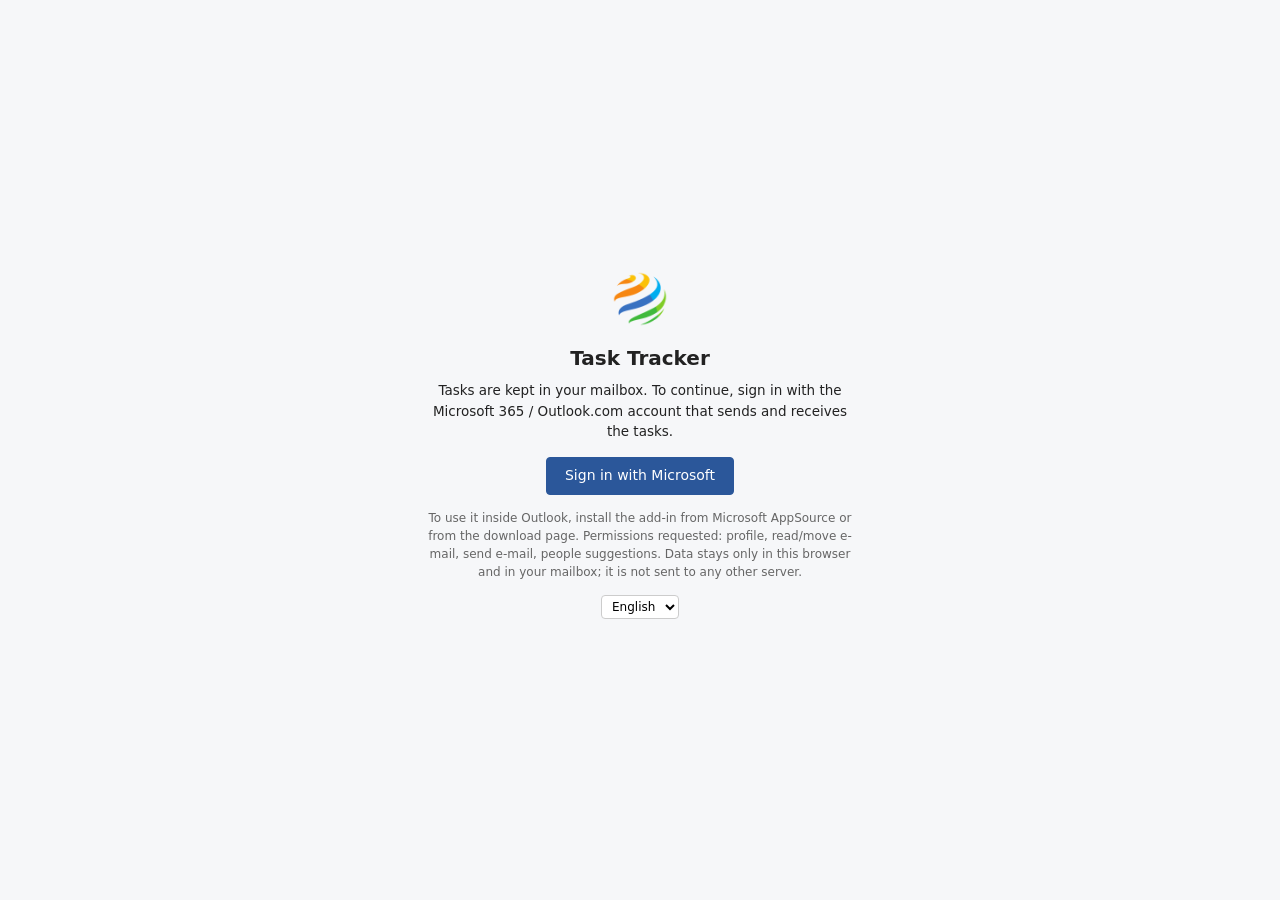
<file: eklenti/bolme.html>
<!doctype html>
<html lang="tr">
<head>
<meta charset="utf-8">
<meta http-equiv="Content-Security-Policy" content="default-src 'none'; script-src 'self' https://appsforoffice.microsoft.com https://*.cdn.office.net https://ajax.aspnetcdn.com; style-src 'self' 'unsafe-inline'; img-src 'self' data: https:; font-src 'self'; connect-src https:; frame-src https://login.microsoftonline.com https://login.live.com https:; object-src 'none'; base-uri 'none'; form-action 'none'">
<meta name="viewport" content="width=device-width, initial-scale=1">
<title>Görevler</title>
<link rel="stylesheet" href="styles.css?v=0.1.54">
<link rel="stylesheet" href="web.css?v=0.1.54">
<link rel="icon" href="simgeler/simge-32.png">
</head>
<body>
<header class="ust">
  <div class="sekmeler" role="tablist">
    <button class="sekme aktif" data-gorunum="liste">Liste</button>
    <button class="sekme" data-gorunum="kanban">Kanban</button>
    <button class="sekme" data-gorunum="gantt">Gantt</button>
    <button class="sekme" data-gorunum="yuk">Yük</button>
    <button class="sekme sekme-yardim" data-gorunum="yardim" title="Kullanım kılavuzu">? Yardım</button>
  </div>
  <div class="filtreler">
    <select id="fHesap" title="Hesap (birden çok görev alanı açıkken)" class="gizli"><option value="">Tüm hesaplar</option></select>
    <select id="fKapsam" title="Kapsam">
      <option value="hepsi">Tüm görevler</option>
      <option value="verdiklerim">Verdiklerim</option>
      <option value="uzerimdekiler">Üzerimdekiler</option>
      <option value="izlediklerim">İzlediklerim</option>
    </select>
    <select id="fDurum" title="Durum">
      <option value="acik">Açık olanlar</option>
      <option value="hepsi">Tüm durumlar</option>
      <option value="Yeni">Yeni</option>
      <option value="KabulEdildi">Kabul edildi</option>
      <option value="DevamEdiyor">Devam ediyor</option>
      <option value="Beklemede">Beklemede</option>
      <option value="Tamamlandi">Tamamlandı</option>
      <option value="Kapatildi">Kapatıldı</option>
      <option value="Reddedildi">Reddedildi</option>
      <option value="IptalEdildi">İptal edildi</option>
    </select>
    <select id="fProje" title="Proje"><option value="">Tüm projeler</option></select>
    <select id="fKisi" title="Kişi"><option value="">Tüm kişiler</option></select>
    <label class="onay"><input type="checkbox" id="fGecikmis"> Gecikmiş</label>
    <input type="search" id="fAra" placeholder="Ara…">
  </div>
  <div class="eylemler">
    <button id="btnYenile" title="Yenile">⟳</button>
    <button id="btnAktar" title="CSV dışa aktar">CSV</button>
    <button id="btnYeni" class="birincil">+ Yeni Görev</button>
    <select id="dilSec" class="dil-sec" title="Dil / Language" aria-label="Dil / Language"><option value="tr">TR</option><option value="en">EN</option></select>
  </div>
</header>

<div class="govde">
<main id="icerik">
  <section id="liste" class="gorunum aktif"></section>
  <section id="kanban" class="gorunum"></section>
  <section id="gantt" class="gorunum">
    <div class="gantt-arac">
      <label>Ölçek
        <select id="gOlcek"><option value="gun">Gün</option><option value="hafta" selected>Hafta</option><option value="ay">Ay</option></select>
      </label>
      <label>Grupla
        <select id="gGrup"><option value="">—</option><option value="proje">Proje</option><option value="kisi">Sorumlu</option></select>
      </label>
    </div>
    <div id="ganttAlan"></div>
  </section>
  <section id="yuk" class="gorunum"></section>

  <section id="yardim" class="gorunum">
    <div id="hosgeldin" class="hosgeldin gizli">
      <img src="ncu-logo.png" alt="NCU" class="h-logo">
      <div data-dil="tr">
        <div class="h-baslik">Görev Eklentisi kuruldu.</div>
        <div>Outlook'un Giriş sekmesine <b>Görev</b> grubu eklendi: <b>Yeni Görev</b> ile görev gönderilir, <b>Görevler</b> ile takip edilir. Aşağıdaki kılavuz kısa bir özettir; bu sayfa yalnızca ilk açılışta kendiliğinden gelir, sonrasında <b>Görev → Yardım</b> düğmesiyle her zaman açılabilir.</div>
      </div>
      <div data-dil="en">
        <div class="h-baslik">Task Tracker is installed.</div>
        <div>A <b>Task</b> group has been added to Outlook's Home tab: <b>New Task</b> sends a task, <b>Tasks</b> tracks them. The guide below is a short summary; this page opens by itself only the first time, and is always available afterwards from <b>Task → Help</b>.</div>
      </div>
      <button id="hosgeldinKapat" title="Kapat">✕</button>
    </div>
    <div class="yardim" data-dil="tr">
      <nav class="yardim-nav">
        <a href="#y-nedir">Eklenti nedir?</a>
        <a href="#y-gonderme">Görev gönderme</a>
        <a href="#y-gelen">Gelen görevde yapılacaklar</a>
        <a href="#y-pencere">Görevler penceresi</a>
        <a href="#y-takip">Görev veren için takip</a>
        <a href="#y-durumlar">Durumlar</a>
        <a href="#y-web">Web, Mac ve yeni Outlook</a>
        <a href="#y-sss">Sık sorulan sorular</a>
        <a href="#y-destek">Destek</a>
        <a href="#y-hakkinda">Hakkında</a>
      </nav>
      <article class="yardim-icerik">

        <h2 id="y-nedir">Eklenti nedir?</h2>
        <p class="dugme-satir">
          <a class="dugme-bag birincil" href="https://caglarutkuguler.github.io/gorev-eklentisi-dagitim/tanitim.html">Ekran görüntüleriyle tanıtım ↗</a>
          <a class="dugme-bag" href="https://caglarutkuguler.github.io/gorev-eklentisi-dagitim/">İndirme sayfası ↗</a>
          <a class="dugme-bag" href="https://caglarutkuguler.github.io/gorev-eklentisi-dagitim/kilavuz.html">Kılavuzu tarayıcıda aç ↗</a>
        </p>
        <p>Görev Eklentisi, Outlook içinden bir e-posta gönderir gibi görev vermeyi ve bu görevleri tek ekrandan izlemeyi sağlar. Görev gönderme, kabul etme, ilerleme bildirme ve tamamlama işlemleri Outlook'un içindeki düğmelerle yapılır; ayrı bir program açılmaz.</p>
        <p>Görevler e-posta ile taşınır; internet bağlantısı gerekmez, kurum e-postası çalışıyorsa eklenti de çalışır. Görev alan kişide eklenti yoksa görev yine normal bir e-posta olarak okunur, yalnızca düğmeler görünmez.</p>
        <p>Üç rol vardır: <b>görev veren</b> görevi açar, izler, kapatır; <b>sorumlu</b> görevi kabul eder, yaptıklarını kaydeder, tamamlar; <b>bilgi</b> olarak eklenenler görevi ve gelişmeleri görür ama işlem yapmaz.</p>
        <p>Gelen görev e-postaları Gelen Kutusu'nun altındaki <b>Görevler</b> klasörüne taşınır. Bu klasör silinmemelidir; eklenti görev geçmişini buradaki e-postalardan okur. Sorumlu olunan görevler Outlook'un kendi Görevler listesinde ve Yapılacaklar çubuğunda da görünür; oradaki satırlar yalnızca gösterim içindir.</p>

        <h2 id="y-gonderme">Görev gönderme</h2>
        <p>Outlook'ta Giriş sekmesinde <b>Yeni Görev</b> tıklanır (ya da bu penceredeki <b>+ Yeni Görev</b>), form doldurulur, <b>Gönder</b> tıklanır.</p>
        <ol>
          <li><b>Sorumlu(lar)</b>: görevi yapacak kişiler. Adres Defteri ile seçilir veya e-posta adresi yazılır; birden çok kişi noktalı virgülle ayrılır.</li>
          <li><b>Bilgi</b>: görevi izlemesi istenenler (isteğe bağlı).</li>
          <li><b>Başlık</b> (zorunlu): e-postanın konusu olur.</li>
          <li><b>Başlangıç</b> ve <b>Termin</b> (zorunlu): Gantt'ta çubuk bu iki tarih arasında çizilir.</li>
          <li><b>Öncelik</b>: Düşük, Normal, Yüksek, Kritik.</li>
          <li><b>Proje / Kategori</b>: aynı işe ait görevleri bir arada görmek için; önceki projeler önerilir.</li>
          <li><b>Açıklama</b> ve <b>Alt adımlar</b>: alt adımlar her satıra bir madde yazılır, sorumlu tek tek işaretler.</li>
          <li><b>Ekler</b>: görevle birlikte gidecek dosyalar.</li>
        </ol>
        <p><b>Seçenekler</b> — görevi veren karar verir, son seçim bir sonraki görevde hazır gelir:</p>
        <table>
          <tr><th>Seçenek</th><th>Anlamı</th><th>Ne zaman</th></tr>
          <tr><td>Her biri için ayrı görev</td><td>Her sorumluya kendi görevi gider; bağımsız kabul eder, ilerletir, tamamlar</td><td>Aynı iş birden çok kişiye ayrı ayrı yaptırılacaksa</td></tr>
          <tr><td>Ortak tek görev</td><td>Tek görev, birden çok sorumlu; durum ortak, iş kayıtları kişi bazında</td><td>Bir iş birlikte yürütülecekse</td></tr>
          <tr><td>Efor takibi açık</td><td>Her iş kaydında harcanan saat zorunlu; tahmini saat girilir</td><td>Harcanan zaman raporlanacaksa</td></tr>
          <tr><td>Efor takibi kapalı</td><td>İş kaydında yalnızca not ve ilerleme yüzdesi</td><td>Zaman takibi gerekmeyen işlerde</td></tr>
        </table>

        <h2 id="y-gelen">Gelen görevde yapılacaklar</h2>
        <p>Görev alan kişi önce görevi <b>kabul eder</b> veya gerekçesiyle <b>reddeder</b>, sonra çalıştıkça <b>iş kaydı</b> girer, iş bitince <b>Tamamla</b> der. Her işlem görevi verene ve bilgi listesine otomatik e-posta olarak gider; ayrıca yanıt yazmak gerekmez.</p>
        <p><b>Düğmeler nerede?</b> Görev e-postasının içinde, başlığın altında (o bildirime uygun işlemler ve Görevi Aç); e-postaya sağ tıklanınca <b>Görev</b> alt menüsünde; e-posta seçiliyken Outlook Giriş sekmesindeki <b>Görev</b> grubunda; e-posta açıkken İleti sekmesinde; bu pencerede görev seçildiğinde sağdaki detay panelinde tüm işlemler. Düğmeler yalnızca o anda yapılabilen işlemler için görünür.</p>
        <table>
          <tr><th>İşlem</th><th>Ne yapar</th><th>İstenen bilgi</th></tr>
          <tr><td>Kabul</td><td>Görev üstlenilir; durum "Kabul edildi" olur</td><td>İsteğe bağlı not</td></tr>
          <tr><td>Reddet</td><td>Görev geri çevrilir; görevi veren yeniden açabilir</td><td>Gerekçe (zorunlu)</td></tr>
          <tr><td>İş Kaydı</td><td>O gün yapılan iş kaydedilir; ilk kayıtla durum "Devam ediyor" olur</td><td>Tarih, not, ilerleme %; efor takibi açıksa saat (zorunlu)</td></tr>
          <tr><td>Beklet / Devam et</td><td>Dış bir engel varken görev beklemeye alınır, engel kalkınca sürdürülür</td><td>İsteğe bağlı not</td></tr>
          <tr><td>Termin iste</td><td>Terminin uzatılması görevi verene önerilir; karar görevi verenindir</td><td>Önerilen tarih, gerekçe</td></tr>
          <tr><td>Tamamla</td><td>İş bitirilir; ilerleme %100 olur, görevi veren onaylayıp kapatır</td><td>İsteğe bağlı not</td></tr>
          <tr><td>Yorum</td><td>Görevle ilgili not; tüm taraflar görür</td><td>Metin</td></tr>
        </table>
        <p class="uyari">Görev e-postasına <b>Yanıtla</b> ile cevap yazmak görevi güncellemez. Bu yüzden görev maillerinde Yanıtla, o an yapılabilecek görev işlemlerini sunar; yalnızca ileti göndermek için <b>Yine de yanıtla</b> seçilir.</p>

        <h2 id="y-pencere">Görevler penceresi</h2>
        <p>Bu pencere verilen ve alınan tüm görevleri tek yerde gösterir. Üst çubuktaki filtreler: <b>Kapsam</b> (Verdiklerim / Üzerimdekiler / İzlediklerim), <b>Durum</b> (varsayılan "Açık olanlar"), Proje, Kişi, Gecikmiş ve arama.</p>
        <table>
          <tr><th>Görünüm</th><th>Ne gösterir</th><th>Nasıl kullanılır</th></tr>
          <tr><td>Liste</td><td>Tüm görevler tablo halinde; başlığa tıklayınca sıralanır</td><td>Satıra tıklanınca sağda detay paneli açılır</td></tr>
          <tr><td>Kanban</td><td>Görevler durum sütunlarında kart olarak</td><td>Kart başka sütuna sürüklenince ilgili işlem penceresi açılır</td></tr>
          <tr><td>Gantt</td><td>Başlangıçtan termine çubuk, dolu kısım ilerleme, kesikli çizgi bugün, gecikmiş kırmızı</td><td>Ölçek (gün/hafta/ay) ve gruplama (proje/sorumlu) üstten seçilir</td></tr>
          <tr><td>Yük</td><td>Kişi başına açık, gecikmiş, tamamlanan görev; efor takibinde tahmini/harcanan/kalan saat</td><td>Kimin üzerinde ne kadar iş olduğunu görmek için</td></tr>
        </table>
        <p>Detay panelinde durum, taraflar, tarihler, açıklama, alt adımlar, iş kayıtları ve yorumlar bulunur; üstteki düğmeler yapılabilen işlemlerdir. <b>Maili aç</b> orijinal e-postayı açar. <b>CSV</b> listeyi Excel'de açılabilen dosyaya aktarır.</p>

        <h2 id="y-takip">Görev veren için takip</h2>
        <p>Sorumlunun her işlemi hem e-posta olarak gelir hem de <b>Verdiklerim</b> listesinde anında görünür. Günlük takip için Kanban, tarih baskısı için Gantt, kişi dağılımı için Yük görünümü kullanılır.</p>
        <table>
          <tr><th>İşlem</th><th>Ne zaman</th><th>Sonuç</th></tr>
          <tr><td>Kapat (onayla)</td><td>Sorumlu "Tamamla" dedikten sonra, iş kontrol edilince</td><td>Görev kapanır</td></tr>
          <tr><td>Yeniden aç</td><td>Tamamlanan iş eksikse ya da reddedilen/iptal edilen görev tekrar verilecekse</td><td>Gerekçeyle sorumluya gider</td></tr>
          <tr><td>Termin değiştir</td><td>Sorumlu termin istediğinde ya da plan değiştiğinde</td><td>Yeni termin tüm taraflara gider</td></tr>
          <tr><td>İptal et</td><td>Görev artık gerekli değilse</td><td>Gerekçeyle tüm taraflara gider</td></tr>
          <tr><td>Yorum</td><td>Her zaman</td><td>Tüm taraflar görür</td></tr>
        </table>
        <p>Sorumlunun termin isteği detay panelinde tarihlerin yanında "(istek: …)" olarak görünür; kabul için <b>Termin değiştir</b>, red için <b>Yorum</b> ile cevap verilir.</p>

        <h2 id="y-durumlar">Durumlar</h2>
        <svg class="durum-akisi" viewBox="0 0 760 250" role="img" aria-label="Görev durumları ve geçişler" font-size="12">
          <defs><marker id="y-ok" viewBox="0 0 10 10" refX="9" refY="5" markerWidth="6" markerHeight="6" orient="auto-start-reverse"><path d="M0 0L10 5L0 10z" fill="#9aa0a6"/></marker></defs>
          <g fill="none" stroke="#9aa0a6" stroke-width="1.25">
            <path d="M154 80H170" marker-end="url(#y-ok)"/><path d="M294 80H310" marker-end="url(#y-ok)"/><path d="M434 80H450" marker-end="url(#y-ok)"/><path d="M574 80H590" marker-end="url(#y-ok)"/>
            <path d="M92 102V162" marker-end="url(#y-ok)"/>
            <path d="M342 102V162" marker-start="url(#y-ok)" marker-end="url(#y-ok)"/>
            <path d="M402 102V140H512V162" stroke-dasharray="4 4" marker-end="url(#y-ok)"/>
            <path d="M652 58V34H372V58" marker-end="url(#y-ok)"/>
          </g>
          <g fill="none" stroke="#9aa0a6" stroke-width="1.25">
            <rect x="30" y="58" width="124" height="44" rx="8"/><rect x="170" y="58" width="124" height="44" rx="8"/><rect x="310" y="58" width="124" height="44" rx="8"/><rect x="450" y="58" width="124" height="44" rx="8"/>
            <rect x="590" y="58" width="124" height="44" rx="8" stroke="#2b579a" stroke-width="2" fill="#2b579a" fill-opacity="0.12"/>
            <rect x="30" y="162" width="124" height="44" rx="8"/><rect x="310" y="162" width="124" height="44" rx="8"/><rect x="450" y="162" width="124" height="44" rx="8"/>
          </g>
          <g fill="#222" text-anchor="middle">
            <text x="92" y="84">Yeni</text><text x="232" y="84">Kabul edildi</text><text x="372" y="84">Devam ediyor</text><text x="512" y="84">Tamamlandı</text><text x="652" y="84" font-weight="600">Kapatıldı</text>
            <text x="92" y="188">Reddedildi</text><text x="372" y="188">Beklemede</text><text x="512" y="188">İptal edildi</text>
          </g>
          <g fill="#666" font-size="11" text-anchor="middle">
            <text x="162" y="50">kabul</text><text x="302" y="50">iş kaydı</text><text x="442" y="50">tamamla</text><text x="582" y="50">kapat (onay)</text>
            <text x="512" y="28">yeniden aç (görev veren)</text>
            <text x="100" y="136" text-anchor="start">reddet (gerekçe)</text>
            <text x="334" y="136" text-anchor="end">beklet / devam et</text>
            <text x="512" y="232">görev veren her açık görevi iptal edebilir</text>
          </g>
        </svg>
        <p>Üst sıradaki geçişleri sorumlu yapar (kabul, iş kaydı, tamamla); kapatma, yeniden açma ve iptal görevi verene aittir. Kabul edilmeden iş kaydı girilirse görev doğrudan "Devam ediyor" olur. Reddedilen görev yeniden açılırsa "Yeni" durumuna döner.</p>

        <h2 id="y-web">Web, Mac ve yeni Outlook</h2>
        <p>Bu sürüm Outlook'un web sürümünde, yeni Outlook'ta, Mac için Outlook'ta ve doğrudan tarayıcıda (Linux dahil) çalışır. Windows'taki klasik Outlook eklentisiyle aynı görev maillerini kullanır; iki sürümü kullananlar birbirine görev verebilir.</p>
        <ul>
          <li><b>Outlook içinde:</b> bir ileti açıkken <b>Görev → Görevler</b> düğmesi bölmeyi açar. Açık ileti bir görev mailiyse görev kendiliğinden seçilir ve yapılabilecek işlemler (Kabul, İş Kaydı, Tamamla…) düğme olarak görünür. Bölme sabitlenirse iletiler arasında gezerken açık kalır.</li>
          <li><b>Tarayıcıda:</b> aynı adres tek başına açılır; kanban, Gantt ve yük görünümleri geniş ekranda rahat kullanılır. Bölmedeki <b>Tarayıcıda aç</b> bağlantısı da buraya getirir.</li>
          <li><b>Görev maillerindeki düğmeler</b> (Kabul Et, İş Kaydı…) yalnızca Windows eklentisinde çalışır; burada bölmedeki düğmeler kullanılır.</li>
          <li><b>Eşitleme:</b> görevler posta kutusundaki maillerden okunur; pencere açıkken iki dakikada bir ve <b>⟳</b> düğmesiyle yenilenir. Bağlantı yokken yapılan işlemler bekletilir, bağlantı gelince gönderilir.</li>
          <li><b>Hesap:</b> görevler oturum açılan posta kutusunda tutulur. Yalnızca Microsoft 365 / Outlook.com posta kutuları desteklenir.</li>
        </ul>
        <p>Görevler eksik görünüyorsa bu tarayıcıdaki kayıtlar posta kutusundan baştan kurulabilir: <button type="button" data-komut="yenidenKur">Veritabanını Yeniden Kur</button></p>

        <h2 id="y-sss">Sık sorulan sorular</h2>
        <p>Çoğu sorun Outlook'ta <b>Görev → Araçlar</b> menüsündeki üç düğmeyle çözülür: <b>Gelen Kutusunu Tara</b>, <b>Bekleyenleri Gönder</b>, <b>Veritabanını Yeniden Kur</b>.</p>
        <table>
          <tr><th>Soru</th><th>Cevap</th></tr>
          <tr><td>Görev e-postası geldi ama burada görünmüyor</td><td>Outlook kapalıyken gelenler açılıştan birkaç saniye sonra işlenir. Hâlâ yoksa <b>Araçlar → Gelen Kutusunu Tara</b>.</td></tr>
          <tr><td>Kabul ettim ama karşı tarafa gitmedi</td><td>Outlook çevrimdışıysa işlem bekletilir, bağlantı gelince gönderilir. Hızlandırmak için <b>Araçlar → Bekleyenleri Gönder</b>.</td></tr>
          <tr><td>Başka bilgisayarda görevlerim yok</td><td>Görevler posta kutusunda saklanır ve ilk açılışta geri gelir; birkaç dakika beklenir. Gelmezse <b>Araçlar → Veritabanını Yeniden Kur</b>.</td></tr>
          <tr><td>Görev e-postasını sildim</td><td>Silinmiş Öğeler'den <b>Görevler</b> klasörüne geri taşınır. Görev kaydı kaybolmaz.</td></tr>
          <tr><td>Yanıtla'ya basınca seçim penceresi açılıyor</td><td>Yanıt görevi değiştirmez; görev işlemi seçilir ya da yalnızca ileti için "Yine de yanıtla" denir.</td></tr>
          <tr><td>Maildeki düğme bir şey yapmıyor</td><td>Outlook'un açık ve eklentinin etkin olduğu kontrol edilir (Dosya → Seçenekler → Eklentiler).</td></tr>
          <tr><td>Düğmeler görünmüyor / gri</td><td>O işlem şu anki durumda ya da bu rolde yapılamaz (bilgi alıcısı yalnızca yorum yazar; kabul edilmemiş görev tamamlanamaz).</td></tr>
          <tr><td>Görev alan kişi eklentiyi kurmamış</td><td>Görevi normal e-posta olarak okur; ilerleme kaydı tutulamaz. Kurduğunda görev kendiliğinden görünür.</td></tr>
          <tr><td>Outlook'ta Görev grubu kayboldu</td><td>Dosya → Seçenekler → Eklentiler → Yönet: COM Eklentileri → Git → Görev Eklentisi işaretlenir. Orada yoksa Yönet: Devre Dışı Öğeler → Etkinleştir.</td></tr>
        </table>

        <h2 id="y-destek">Destek</h2>
        <p>Sorun çözülmezse BT'ye başvurulur. Başvuruya eklenecekler: ne yapılmak istendi, ne oldu ve saat; ekran görüntüsü; görev numarası (listedeki 8 haneli kod); <b>Araçlar → Günlük Klasörünü Aç</b> ile açılan klasördeki o güne ait <code>.log</code> dosyası.</p>
        <p class="dugme-satir">
          <a class="dugme-bag" href="https://caglarutkuguler.github.io/gorev-eklentisi-dagitim/eklenti/destek.html">Destek sayfası ↗</a>
          <a class="dugme-bag" href="https://caglarutkuguler.github.io/gorev-eklentisi-dagitim/tanitim.html#uyari">Kurulum uyarısı ve çözümü ↗</a>
        </p>

        <h2 id="y-hakkinda">Hakkında</h2>
        <div class="hakkinda">
          <img src="ncu-logo.png" alt="NCU">
          <div>
            <div class="hk-ad">Görev Eklentisi <span class="hk-surum"></span></div>
            <div>Geliştirici: <b>NCU</b></div>
            <div class="hk-not">Outlook 2016/2019 için görev atama ve takip eklentisi. Görevler e-posta ile taşınır; dış sunucu kullanılmaz, veri kurum dışına çıkmaz.</div>
          </div>
        </div>
      </article>
    </div>
    <div class="yardim" data-dil="en">
      <nav class="yardim-nav">
        <a href="#y-nedir-en">What is the add-in?</a>
        <a href="#y-gonderme-en">Sending a task</a>
        <a href="#y-gelen-en">Working on a received task</a>
        <a href="#y-pencere-en">The Tasks window</a>
        <a href="#y-takip-en">Tracking for the task owner</a>
        <a href="#y-durumlar-en">Statuses</a>
        <a href="#y-web-en">Web, Mac and new Outlook</a>
        <a href="#y-sss-en">Frequently asked questions</a>
        <a href="#y-destek-en">Support</a>
        <a href="#y-hakkinda-en">About</a>
      </nav>
      <article class="yardim-icerik">

        <h2 id="y-nedir-en">What is the add-in?</h2>
        <p class="dugme-satir">
          <a class="dugme-bag birincil" href="https://caglarutkuguler.github.io/gorev-eklentisi-dagitim/tanitim.html">Tour with screenshots ↗</a>
          <a class="dugme-bag" href="https://caglarutkuguler.github.io/gorev-eklentisi-dagitim/">Download page ↗</a>
          <a class="dugme-bag" href="https://caglarutkuguler.github.io/gorev-eklentisi-dagitim/kilavuz.html">Open the guide in a browser ↗</a>
        </p>
        <p>Task Tracker lets you assign tasks from inside Outlook as easily as sending an e-mail, and follow them all on one screen. Sending, accepting, reporting progress and completing a task are done with buttons inside Outlook; no separate program is needed.</p>
        <p>Tasks travel by e-mail, so no extra server or internet service is involved: if your e-mail works, the add-in works. If the assignee does not have the add-in, the task still arrives as a normal e-mail; only the buttons are missing.</p>
        <p>There are three roles: the <b>owner</b> creates, tracks and closes the task; the <b>assignee</b> accepts it, logs the work done and completes it; people added as <b>CC (info)</b> see the task and its progress but take no action.</p>
        <p>Incoming task e-mails are moved to a task folder under the Inbox. This folder should not be deleted; the add-in reads the task history from the e-mails in it.</p>

        <h2 id="y-gonderme-en">Sending a task</h2>
        <p>Click <b>New Task</b> (in Outlook, or <b>+ New Task</b> in this window), fill in the form and click <b>Send</b>.</p>
        <ol>
          <li><b>Assignee(s)</b>: the people who will do the task. Type a name or e-mail address; separate several people with a semicolon.</li>
          <li><b>CC (info)</b>: people who should follow the task (optional).</li>
          <li><b>Title</b> (required): becomes the e-mail subject.</li>
          <li><b>Start</b> and <b>Due date</b> (required): the Gantt bar is drawn between these two dates.</li>
          <li><b>Priority</b>: Low, Normal, High, Critical.</li>
          <li><b>Project / category</b>: groups tasks that belong to the same work; earlier projects are suggested.</li>
          <li><b>Description</b> and <b>Checklist</b>: one item per checklist line; the assignee ticks them off one by one.</li>
          <li><b>Attachments</b>: files sent together with the task.</li>
        </ol>
        <p><b>Options</b> — chosen by the owner; the last choice is pre-selected next time:</p>
        <table>
          <tr><th>Option</th><th>Meaning</th><th>When</th></tr>
          <tr><td>Separate task for each</td><td>Each assignee gets their own task and accepts, progresses and completes it independently</td><td>The same work is to be done by several people separately</td></tr>
          <tr><td>One shared task</td><td>One task, several assignees; status is shared, work logs are per person</td><td>The work is done together</td></tr>
          <tr><td>Effort tracking on</td><td>Hours spent are required in every work log; an estimate is entered</td><td>Time spent will be reported</td></tr>
          <tr><td>Effort tracking off</td><td>Work logs hold only a note and a progress percentage</td><td>No time tracking is needed</td></tr>
        </table>

        <h2 id="y-gelen-en">Working on a received task</h2>
        <p>The assignee first <b>accepts</b> the task or <b>declines</b> it with a reason, then adds <b>work logs</b> while working, and clicks <b>Complete</b> when done. Every action is e-mailed automatically to the owner and the CC list; there is no need to write a reply.</p>
        <p><b>Where are the buttons?</b> In Outlook on the web, the new Outlook and Outlook for Mac: open the task e-mail and click <b>Task → Tasks</b>; the pane shows the actions available for that task. In this window, select a task to see all actions in the detail panel on the right. Buttons appear only for actions that are possible at that moment.</p>
        <table>
          <tr><th>Action</th><th>What it does</th><th>Information asked</th></tr>
          <tr><td>Accept</td><td>The task is taken on; status becomes "Accepted"</td><td>Optional note</td></tr>
          <tr><td>Decline</td><td>The task is turned down; the owner may reopen it</td><td>Reason (required)</td></tr>
          <tr><td>Work log</td><td>Records the work done on a day; the first log sets the status to "In progress"</td><td>Date, note, progress %; hours (required when effort tracking is on)</td></tr>
          <tr><td>On hold / Resume</td><td>Puts the task on hold while something external blocks it, then continues</td><td>Optional note</td></tr>
          <tr><td>Request new due date</td><td>Proposes a later due date to the owner; the owner decides</td><td>Proposed date, reason</td></tr>
          <tr><td>Complete</td><td>The work is finished; progress becomes 100%, the owner approves and closes it</td><td>Optional note</td></tr>
          <tr><td>Comment</td><td>A note about the task, visible to everyone involved</td><td>Text</td></tr>
        </table>
        <p class="uyari">Replying to a task e-mail with <b>Reply</b> does not update the task. Use the task actions instead.</p>

        <h2 id="y-pencere-en">The Tasks window</h2>
        <p>This window shows every task you sent or received in one place. Filters in the top bar: <b>Scope</b> (Assigned by me / Assigned to me / Following), <b>Status</b> (default "Open"), Project, Person, Overdue and search.</p>
        <table>
          <tr><th>View</th><th>Shows</th><th>How to use</th></tr>
          <tr><td>List</td><td>All tasks as a table; click a column header to sort</td><td>Click a row to open the detail panel on the right</td></tr>
          <tr><td>Kanban</td><td>Tasks as cards in status columns</td><td>Drag a card to another column to open the matching action</td></tr>
          <tr><td>Gantt</td><td>A bar from start to due date; the filled part is progress, the dashed line is today, overdue is red</td><td>Choose the scale (day/week/month) and grouping (project/assignee) at the top</td></tr>
          <tr><td>Workload</td><td>Open, overdue and completed tasks per person; estimated/spent/remaining hours with effort tracking</td><td>To see how much work is on whom</td></tr>
        </table>
        <p>The detail panel shows status, people, dates, description, checklist, work logs and comments; the buttons at the top are the available actions. <b>Open e-mail</b> opens the original e-mail. <b>CSV</b> exports the list to a file that opens in Excel. The <b>TR / EN</b> selector at the top right switches the language.</p>

        <h2 id="y-takip-en">Tracking for the task owner</h2>
        <p>Every action of the assignee arrives by e-mail and appears immediately under <b>Assigned by me</b>. Use Kanban for daily follow-up, Gantt for deadlines and Workload for the distribution across people.</p>
        <table>
          <tr><th>Action</th><th>When</th><th>Result</th></tr>
          <tr><td>Close (approve)</td><td>After the assignee clicks "Complete" and the work is checked</td><td>The task is closed</td></tr>
          <tr><td>Reopen</td><td>The completed work is incomplete, or a declined/cancelled task is given again</td><td>Sent to the assignee with a reason</td></tr>
          <tr><td>Change due date</td><td>The assignee requested it or the plan changed</td><td>The new due date goes to everyone</td></tr>
          <tr><td>Cancel</td><td>The task is no longer needed</td><td>Sent to everyone with a reason</td></tr>
          <tr><td>Comment</td><td>Any time</td><td>Everyone sees it</td></tr>
        </table>
        <p>A due-date request from the assignee is shown next to the dates as "(requested: …)"; answer with <b>Change due date</b> to accept or with <b>Comment</b> to decline.</p>

        <h2 id="y-durumlar-en">Statuses</h2>
        <svg class="durum-akisi" viewBox="0 0 760 250" role="img" aria-label="Task statuses and transitions" font-size="12">
          <defs><marker id="y-ok-en" viewBox="0 0 10 10" refX="9" refY="5" markerWidth="6" markerHeight="6" orient="auto-start-reverse"><path d="M0 0L10 5L0 10z" fill="#9aa0a6"/></marker></defs>
          <g fill="none" stroke="#9aa0a6" stroke-width="1.25">
            <path d="M154 80H170" marker-end="url(#y-ok-en)"/><path d="M294 80H310" marker-end="url(#y-ok-en)"/><path d="M434 80H450" marker-end="url(#y-ok-en)"/><path d="M574 80H590" marker-end="url(#y-ok-en)"/>
            <path d="M92 102V162" marker-end="url(#y-ok-en)"/>
            <path d="M342 102V162" marker-start="url(#y-ok-en)" marker-end="url(#y-ok-en)"/>
            <path d="M402 102V140H512V162" stroke-dasharray="4 4" marker-end="url(#y-ok-en)"/>
            <path d="M652 58V34H372V58" marker-end="url(#y-ok-en)"/>
          </g>
          <g fill="none" stroke="#9aa0a6" stroke-width="1.25">
            <rect x="30" y="58" width="124" height="44" rx="8"/><rect x="170" y="58" width="124" height="44" rx="8"/><rect x="310" y="58" width="124" height="44" rx="8"/><rect x="450" y="58" width="124" height="44" rx="8"/>
            <rect x="590" y="58" width="124" height="44" rx="8" stroke="#2b579a" stroke-width="2" fill="#2b579a" fill-opacity="0.12"/>
            <rect x="30" y="162" width="124" height="44" rx="8"/><rect x="310" y="162" width="124" height="44" rx="8"/><rect x="450" y="162" width="124" height="44" rx="8"/>
          </g>
          <g fill="#222" text-anchor="middle">
            <text x="92" y="84">New</text><text x="232" y="84">Accepted</text><text x="372" y="84">In progress</text><text x="512" y="84">Completed</text><text x="652" y="84" font-weight="600">Closed</text>
            <text x="92" y="188">Declined</text><text x="372" y="188">On hold</text><text x="512" y="188">Cancelled</text>
          </g>
          <g fill="#666" font-size="11" text-anchor="middle">
            <text x="162" y="50">accept</text><text x="302" y="50">work log</text><text x="442" y="50">complete</text><text x="582" y="50">close (approve)</text>
            <text x="512" y="28">reopen (owner)</text>
            <text x="100" y="136" text-anchor="start">decline (reason)</text>
            <text x="334" y="136" text-anchor="end">on hold / resume</text>
            <text x="512" y="232">the owner can cancel any open task</text>
          </g>
        </svg>
        <p>The assignee makes the transitions on the top row (accept, work log, complete); closing, reopening and cancelling belong to the owner. If a work log is added before accepting, the task goes straight to "In progress". A declined task that is reopened returns to "New".</p>

        <h2 id="y-web-en">Web, Mac and new Outlook</h2>
        <p>This version runs in Outlook on the web, the new Outlook for Windows, Outlook for Mac and directly in a browser (Linux included). It uses the same task e-mails as the classic Outlook add-in for Windows, so users of both versions can assign tasks to each other.</p>
        <ul>
          <li><b>Inside Outlook:</b> with a message open, the <b>Task → Tasks</b> button opens the pane. If the open message is a task e-mail, its task is selected and the available actions (Accept, Work log, Complete…) appear as buttons. A pinned pane stays open while moving between messages. <b>New Task</b> is also available when composing a message.</li>
          <li><b>In a browser:</b> the same address opens on its own; the Kanban, Gantt and Workload views are easier to use on a wide screen. The <b>Open in browser</b> link in the pane leads there.</li>
          <li><b>Buttons inside task e-mails</b> (Accept, Work Log…) work only with the Windows add-in; here, use the buttons in the pane.</li>
          <li><b>Sync:</b> tasks are read from the e-mails in your mailbox every two minutes while the window is open, and with <b>⟳</b>. Actions taken while offline are queued and sent when the connection is back.</li>
          <li><b>Account:</b> tasks are kept in the signed-in mailbox. Only Microsoft 365 / Outlook.com mailboxes are supported.</li>
          <li><b>Language:</b> the <b>TR / EN</b> selector at the top switches between Turkish and English. Task e-mails are written in the sender's language.</li>
        </ul>
        <p>If tasks seem to be missing, the records in this browser can be rebuilt from the mailbox: <button type="button" data-komut="yenidenKur">Rebuild Database</button></p>

        <h2 id="y-sss-en">Frequently asked questions</h2>
        <table>
          <tr><th>Question</th><th>Answer</th></tr>
          <tr><td>A task e-mail arrived but is not shown here</td><td>Click <b>⟳</b> (refresh). Task e-mails are read from the mailbox every two minutes while the window is open.</td></tr>
          <tr><td>I accepted, but the owner did not receive it</td><td>When offline, the action is queued and sent as soon as the connection is back.</td></tr>
          <tr><td>My tasks are missing on another computer</td><td>Tasks are stored in the mailbox and come back on first start; wait a few minutes. If not, use <b>Rebuild Database</b>.</td></tr>
          <tr><td>I deleted a task e-mail</td><td>Move it from Deleted Items back to the task folder. The task record is not lost.</td></tr>
          <tr><td>Buttons are missing or grey</td><td>That action is not possible in the current status or in your role (CC recipients can only comment; a task that was not accepted cannot be completed).</td></tr>
          <tr><td>The assignee has not installed the add-in</td><td>They read the task as a normal e-mail; progress cannot be recorded. Once they install it, the task appears automatically.</td></tr>
        </table>

        <h2 id="y-destek-en">Support</h2>
        <p>If a problem cannot be solved, contact your IT department or use the support page. Please include: what you tried to do, what happened and when; a screenshot; the task number (the 8-character code in the list).</p>
        <p class="dugme-satir">
          <a class="dugme-bag" href="https://caglarutkuguler.github.io/gorev-eklentisi-dagitim/eklenti/destek.html">Support page ↗</a>
          <a class="dugme-bag" href="https://caglarutkuguler.github.io/gorev-eklentisi-dagitim/eklenti/gizlilik.html">Privacy policy ↗</a>
        </p>

        <h2 id="y-hakkinda-en">About</h2>
        <div class="hakkinda">
          <img src="ncu-logo.png" alt="NCU">
          <div>
            <div class="hk-ad">Task Tracker <span class="hk-surum"></span></div>
            <div>Developer: <b>NCU</b></div>
            <div class="hk-not">Task assignment and tracking add-in for Outlook. Tasks travel by e-mail; no external server is used and data does not leave your mailbox.</div>
          </div>
        </div>
      </article>
    </div>
  </section>
</main>

<aside id="detay" class="kapali">
  <div class="detay-ust">
    <div>
      <div class="kisa" id="dKisaId"></div>
      <h2 id="dBaslik"></h2>
    </div>
    <button id="dKapat" title="Kapat">✕</button>
  </div>
  <div class="detay-govde" id="dGovde"></div>
</aside>
</div>

<footer class="alt-imza">
  <img src="ncu-logo.png" alt="">
  <span>Görev Eklentisi <span id="altSurum"></span> · NCU</span>
</footer>

<div id="bildirim" class="bildirim gizli"></div>
<script src="https://appsforoffice.microsoft.com/lib/1/hosted/office.js"></script>
<script src="dil-en.js?v=0.1.54"></script>
<script src="dil.js?v=0.1.54"></script>
<script src="vendor/msal-browser.min.js?v=0.1.54"></script>
<script src="yapilandirma.js?v=0.1.54"></script>
<script src="cekirdek.js?v=0.1.54"></script>
<script src="depo.js?v=0.1.54"></script>
<script src="servis.js?v=0.1.54"></script>
<script src="graph.js?v=0.1.54"></script>
<script src="formlar.js?v=0.1.54"></script>
<script src="kopru.js?v=0.1.54"></script>
<script src="app.js?v=0.1.54"></script>
</body>
</html>
</file>
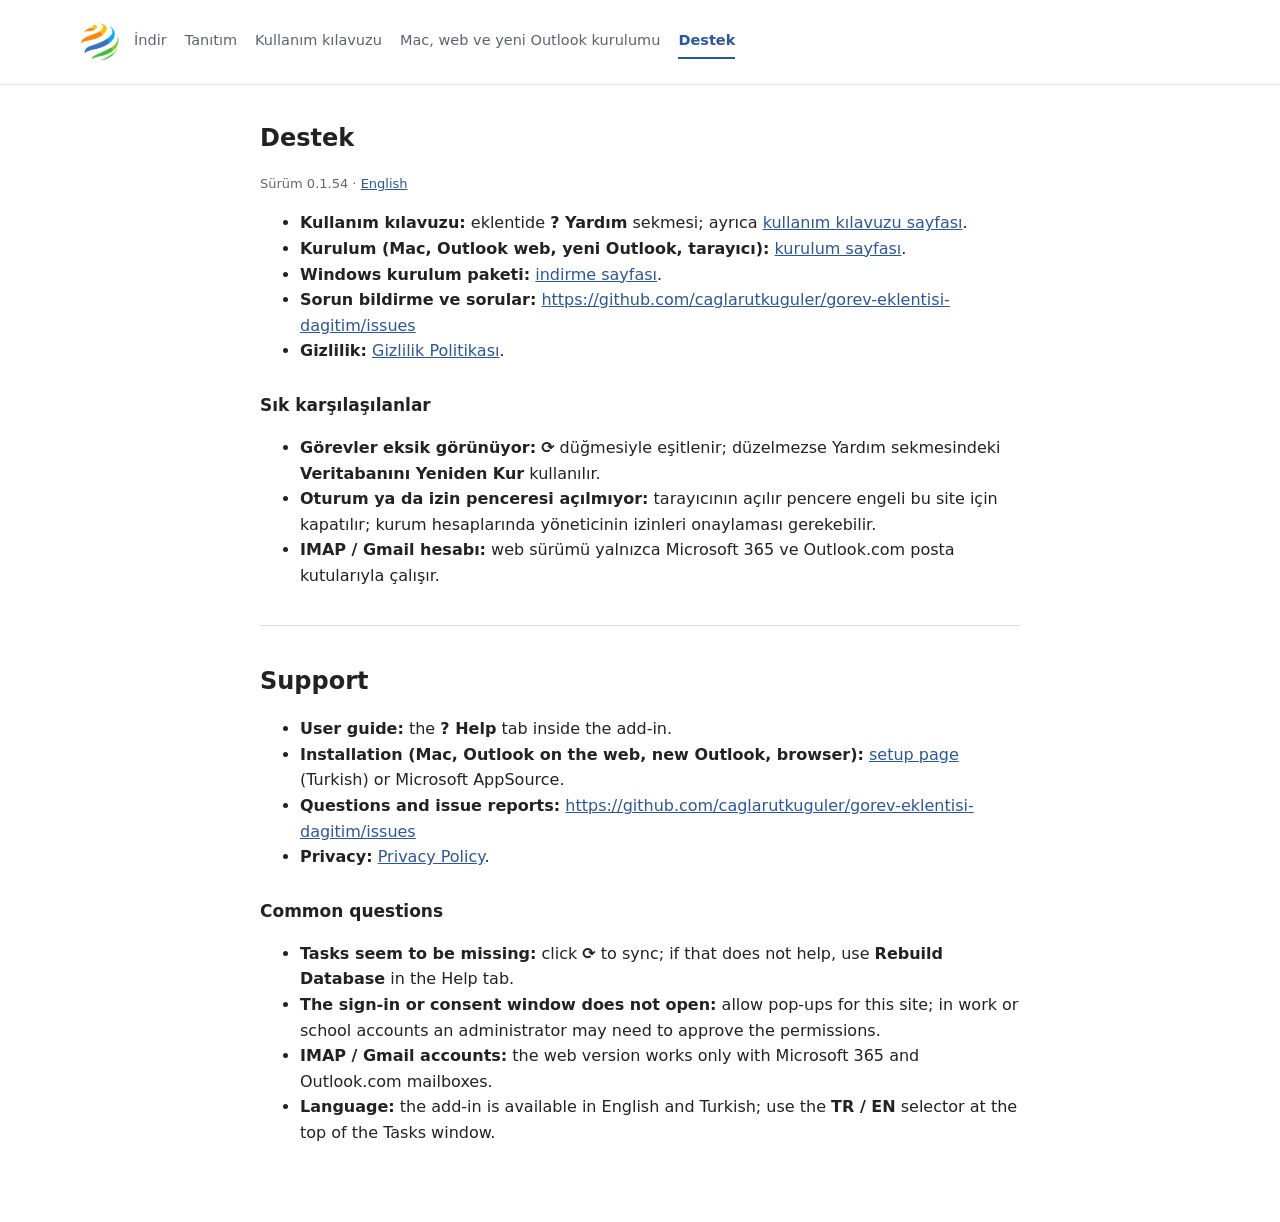
<file: eklenti/destek.html>
<!doctype html>
<html lang="tr">
<head>
<meta charset="utf-8">
<meta name="viewport" content="width=device-width, initial-scale=1">
<meta http-equiv="Content-Security-Policy" content="default-src 'none'; style-src 'unsafe-inline'; img-src 'self'; base-uri 'none'; form-action 'none'">
<link rel="icon" href="simgeler/simge-32.png">
<style>
body { font-family: "Segoe UI", system-ui, -apple-system, sans-serif; color: #222; line-height: 1.6; }
body { margin: 0; background: #fff; }
.site-ust { background: #fff; border-bottom: 1px solid #dfe3e8; padding: 22px max(16px, calc((100vw - 1120px) / 2)); display: flex; gap: 14px; align-items: center; flex-wrap: wrap; }
.site-ust img { width: 40px; height: 40px; display: block; }
.gezinti { display: flex; flex-wrap: wrap; gap: 4px 18px; font-size: 14.5px; }
.gezinti a { color: #5b6470; text-decoration: none; padding: 4px 0; border-bottom: 2px solid transparent; }
.gezinti a:hover { color: #2b579a; }
.gezinti a[aria-current="page"] { color: #2b579a; border-bottom-color: #2b579a; font-weight: 600; }
.icerik { max-width: 760px; margin: 0 auto; padding: 18px 18px 60px; }

h1 { font-size: 24px; } h2 { font-size: 17px; margin-top: 28px; } .ust { display: flex; align-items: center; gap: 10px; color: #555; }
.ust img { width: 32px; height: 32px; } a { color: #2b579a; } hr { border: 0; border-top: 1px solid #ddd; margin: 36px 0; } .kucuk { color: #666; font-size: 13px; }
</style>
<title>Görev Eklentisi — Destek / Support</title>
</head>
<body>
<header class="site-ust">
  <a href="../"><img src="simgeler/simge-64.png" alt="Görev Eklentisi"></a>
  <nav class="gezinti">
    <a href=".././">İndir</a>
    <a href="../tanitim.html">Tanıtım</a>
    <a href="../kilavuz.html">Kullanım kılavuzu</a>
    <a href="../web-kurulum.html">Mac, web ve yeni Outlook kurulumu</a>
    <a href="destek.html" aria-current="page">Destek</a>
  </nav>
</header>
<main class="icerik">
<h1>Destek</h1>
<p class="kucuk">Sürüm 0.1.54 · <a href="#en">English</a></p>
<ul>
  <li><b>Kullanım kılavuzu:</b> eklentide <b>? Yardım</b> sekmesi; ayrıca <a href="../kilavuz.html">kullanım kılavuzu sayfası</a>.</li>
  <li><b>Kurulum (Mac, Outlook web, yeni Outlook, tarayıcı):</b> <a href="../web-kurulum.html">kurulum sayfası</a>.</li>
  <li><b>Windows kurulum paketi:</b> <a href="../">indirme sayfası</a>.</li>
  <li><b>Sorun bildirme ve sorular:</b> <a href="https://github.com/caglarutkuguler/gorev-eklentisi-dagitim/issues">https://github.com/caglarutkuguler/gorev-eklentisi-dagitim/issues</a></li>
  <li><b>Gizlilik:</b> <a href="gizlilik.html">Gizlilik Politikası</a>.</li>
</ul>
<h2>Sık karşılaşılanlar</h2>
<ul>
  <li><b>Görevler eksik görünüyor:</b> <b>⟳</b> düğmesiyle eşitlenir; düzelmezse Yardım sekmesindeki <b>Veritabanını Yeniden Kur</b> kullanılır.</li>
  <li><b>Oturum ya da izin penceresi açılmıyor:</b> tarayıcının açılır pencere engeli bu site için kapatılır; kurum hesaplarında yöneticinin izinleri onaylaması gerekebilir.</li>
  <li><b>IMAP / Gmail hesabı:</b> web sürümü yalnızca Microsoft 365 ve Outlook.com posta kutularıyla çalışır.</li>
</ul>
<hr>
<h1 id="en">Support</h1>
<ul>
  <li><b>User guide:</b> the <b>? Help</b> tab inside the add-in.</li>
  <li><b>Installation (Mac, Outlook on the web, new Outlook, browser):</b> <a href="../web-kurulum.html">setup page</a> (Turkish) or Microsoft AppSource.</li>
  <li><b>Questions and issue reports:</b> <a href="https://github.com/caglarutkuguler/gorev-eklentisi-dagitim/issues">https://github.com/caglarutkuguler/gorev-eklentisi-dagitim/issues</a></li>
  <li><b>Privacy:</b> <a href="gizlilik.html#en">Privacy Policy</a>.</li>
</ul>
<h2>Common questions</h2>
<ul>
  <li><b>Tasks seem to be missing:</b> click <b>⟳</b> to sync; if that does not help, use <b>Rebuild Database</b> in the Help tab.</li>
  <li><b>The sign-in or consent window does not open:</b> allow pop-ups for this site; in work or school accounts an administrator may need to approve the permissions.</li>
  <li><b>IMAP / Gmail accounts:</b> the web version works only with Microsoft 365 and Outlook.com mailboxes.</li>
  <li><b>Language:</b> the add-in is available in English and Turkish; use the <b>TR / EN</b> selector at the top of the Tasks window.</li>
</ul>
</main>
</body>
</html>
</file>
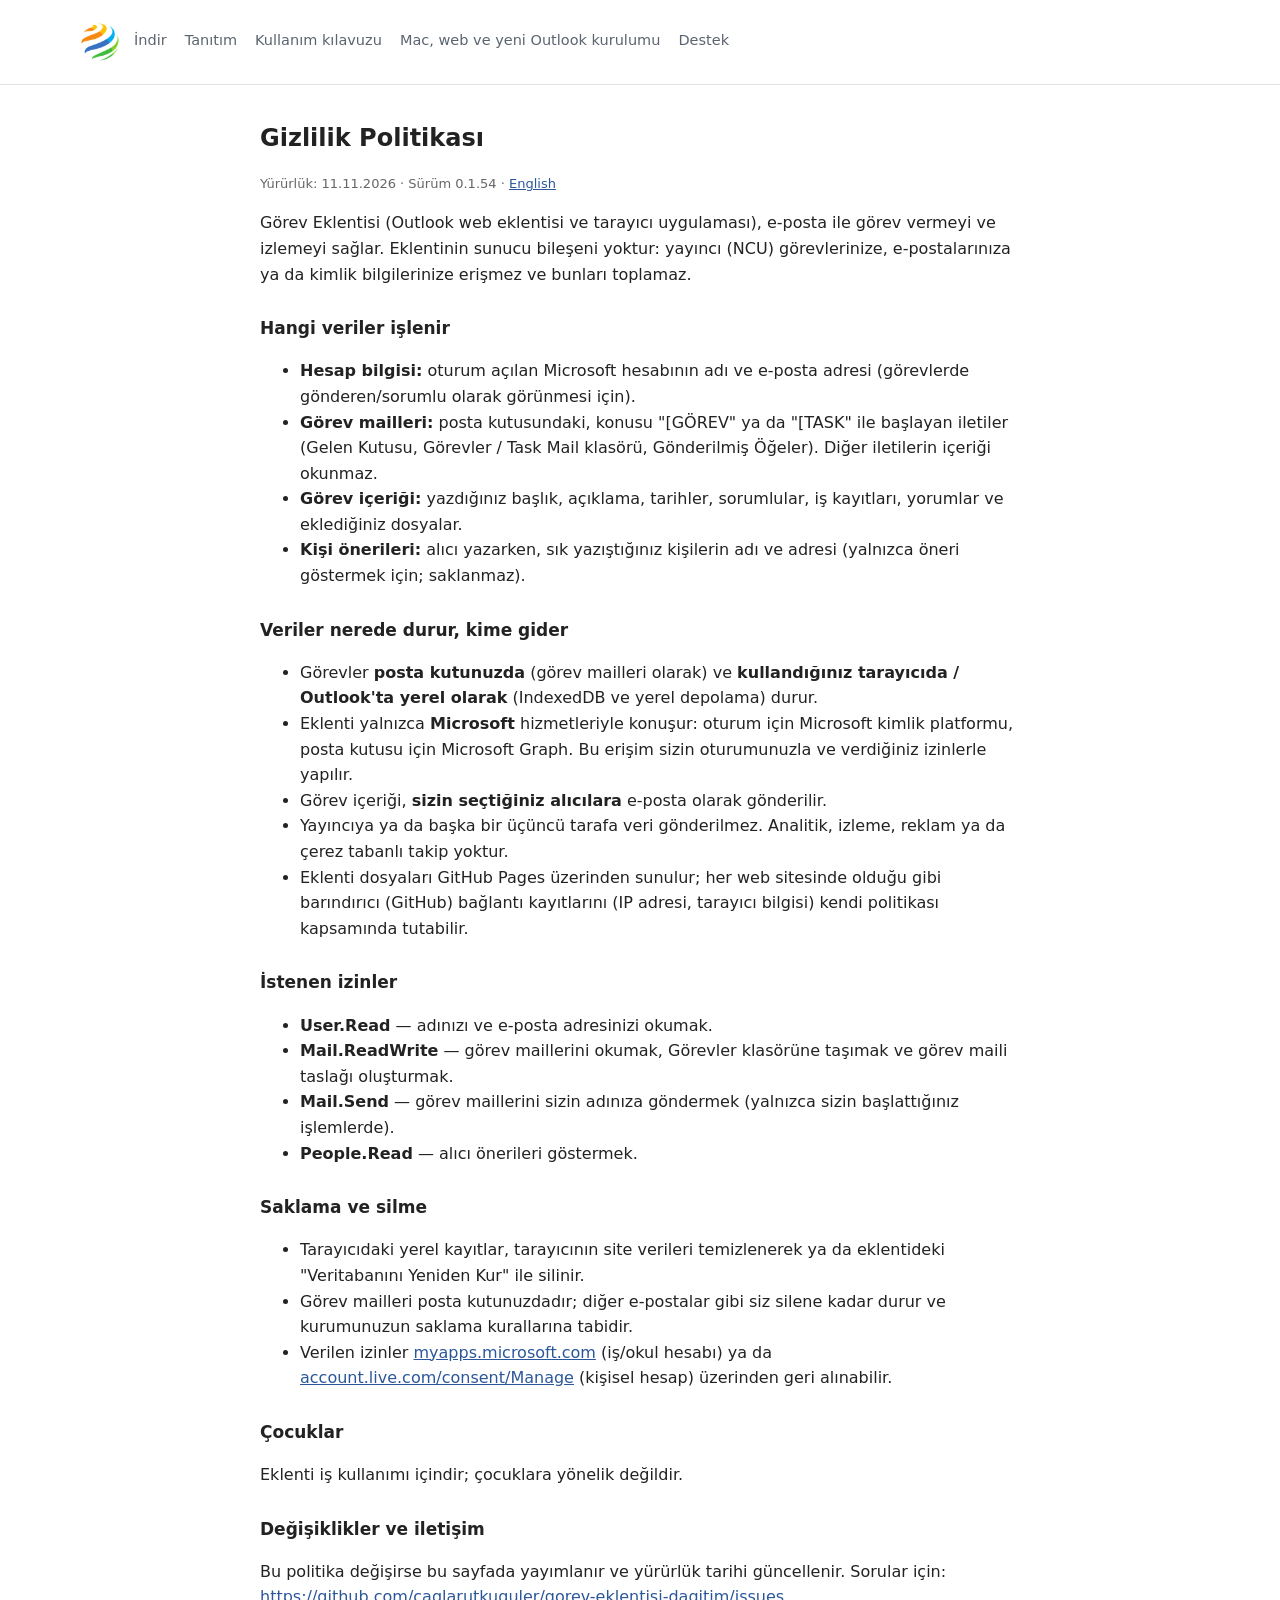
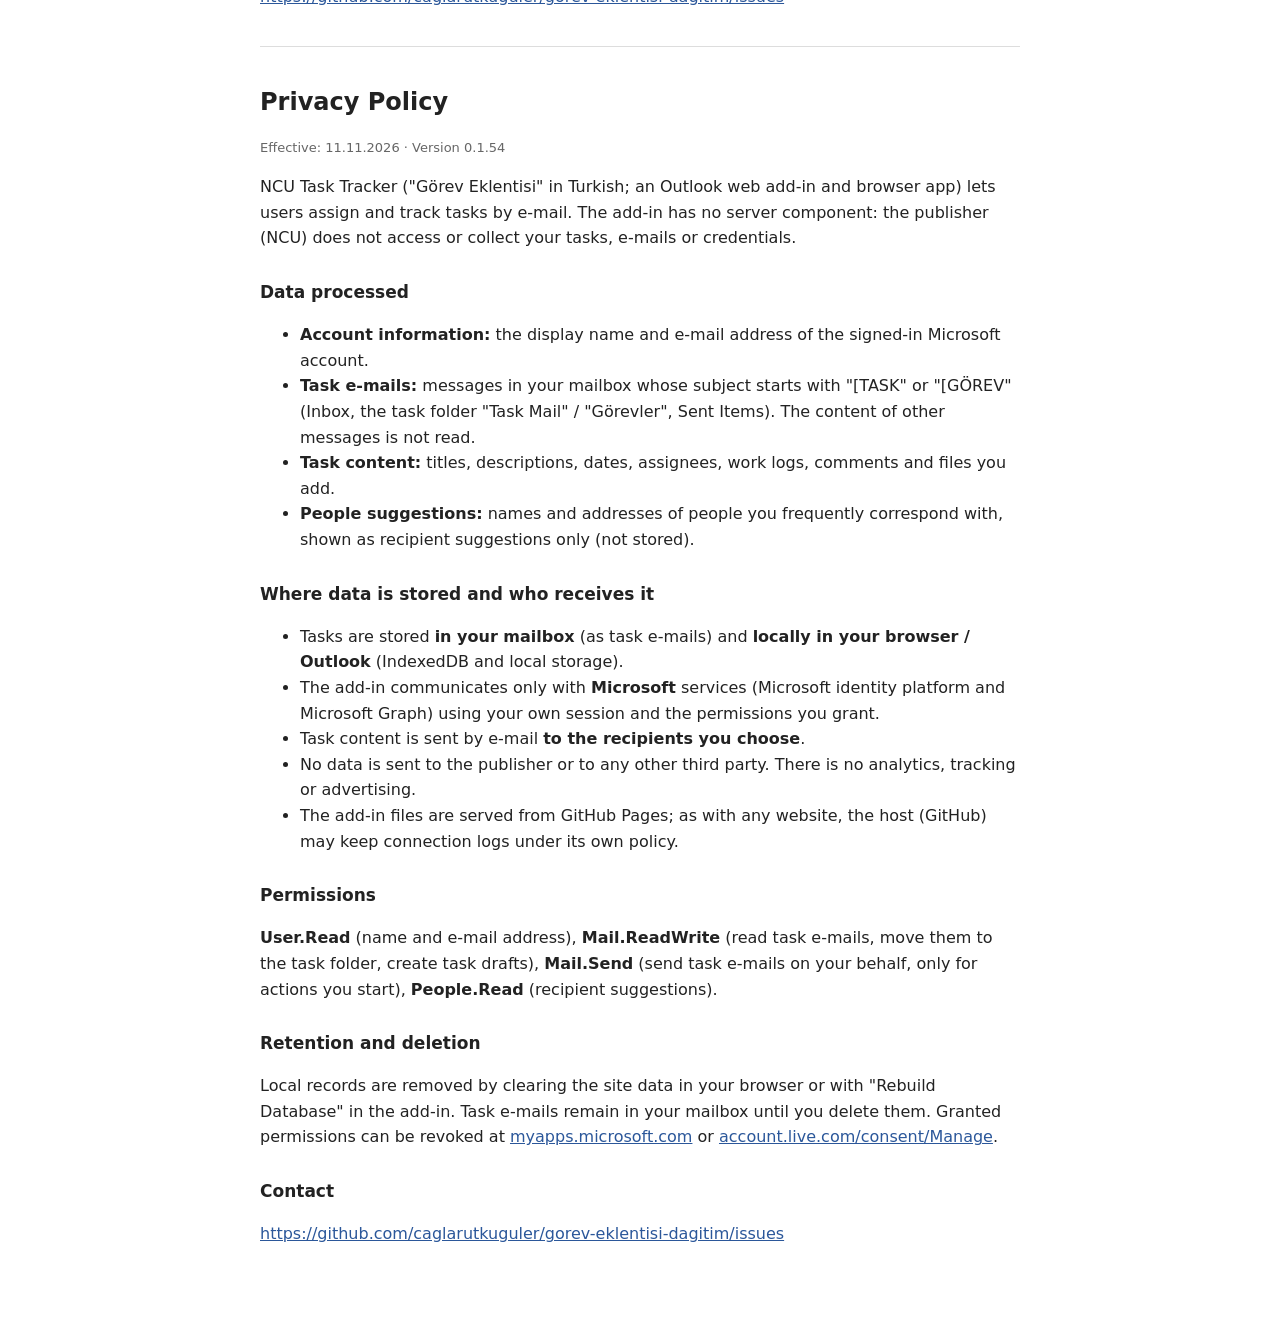
<file: eklenti/gizlilik.html>
<!doctype html>
<html lang="tr">
<head>
<meta charset="utf-8">
<meta name="viewport" content="width=device-width, initial-scale=1">
<meta http-equiv="Content-Security-Policy" content="default-src 'none'; style-src 'unsafe-inline'; img-src 'self'; base-uri 'none'; form-action 'none'">
<link rel="icon" href="simgeler/simge-32.png">
<style>
body { font-family: "Segoe UI", system-ui, -apple-system, sans-serif; color: #222; line-height: 1.6; }
body { margin: 0; background: #fff; }
.site-ust { background: #fff; border-bottom: 1px solid #dfe3e8; padding: 22px max(16px, calc((100vw - 1120px) / 2)); display: flex; gap: 14px; align-items: center; flex-wrap: wrap; }
.site-ust img { width: 40px; height: 40px; display: block; }
.gezinti { display: flex; flex-wrap: wrap; gap: 4px 18px; font-size: 14.5px; }
.gezinti a { color: #5b6470; text-decoration: none; padding: 4px 0; border-bottom: 2px solid transparent; }
.gezinti a:hover { color: #2b579a; }
.gezinti a[aria-current="page"] { color: #2b579a; border-bottom-color: #2b579a; font-weight: 600; }
.icerik { max-width: 760px; margin: 0 auto; padding: 18px 18px 60px; }

h1 { font-size: 24px; } h2 { font-size: 17px; margin-top: 28px; } .ust { display: flex; align-items: center; gap: 10px; color: #555; }
.ust img { width: 32px; height: 32px; } a { color: #2b579a; } hr { border: 0; border-top: 1px solid #ddd; margin: 36px 0; } .kucuk { color: #666; font-size: 13px; }
</style>
<title>Görev Eklentisi — Gizlilik Politikası / Privacy Policy</title>
</head>
<body>
<header class="site-ust">
  <a href="../"><img src="simgeler/simge-64.png" alt="Görev Eklentisi"></a>
  <nav class="gezinti">
    <a href=".././">İndir</a>
    <a href="../tanitim.html">Tanıtım</a>
    <a href="../kilavuz.html">Kullanım kılavuzu</a>
    <a href="../web-kurulum.html">Mac, web ve yeni Outlook kurulumu</a>
    <a href="destek.html">Destek</a>
  </nav>
</header>
<main class="icerik">
<h1>Gizlilik Politikası</h1>
<p class="kucuk">Yürürlük: 11.11.2026 · Sürüm 0.1.54 · <a href="#en">English</a></p>

<p>Görev Eklentisi (Outlook web eklentisi ve tarayıcı uygulaması), e-posta ile görev vermeyi ve izlemeyi sağlar. Eklentinin sunucu bileşeni yoktur: yayıncı (NCU) görevlerinize, e-postalarınıza ya da kimlik bilgilerinize erişmez ve bunları toplamaz.</p>

<h2>Hangi veriler işlenir</h2>
<ul>
  <li><b>Hesap bilgisi:</b> oturum açılan Microsoft hesabının adı ve e-posta adresi (görevlerde gönderen/sorumlu olarak görünmesi için).</li>
  <li><b>Görev mailleri:</b> posta kutusundaki, konusu "[GÖREV" ya da "[TASK" ile başlayan iletiler (Gelen Kutusu, Görevler / Task Mail klasörü, Gönderilmiş Öğeler). Diğer iletilerin içeriği okunmaz.</li>
  <li><b>Görev içeriği:</b> yazdığınız başlık, açıklama, tarihler, sorumlular, iş kayıtları, yorumlar ve eklediğiniz dosyalar.</li>
  <li><b>Kişi önerileri:</b> alıcı yazarken, sık yazıştığınız kişilerin adı ve adresi (yalnızca öneri göstermek için; saklanmaz).</li>
</ul>

<h2>Veriler nerede durur, kime gider</h2>
<ul>
  <li>Görevler <b>posta kutunuzda</b> (görev mailleri olarak) ve <b>kullandığınız tarayıcıda / Outlook'ta yerel olarak</b> (IndexedDB ve yerel depolama) durur.</li>
  <li>Eklenti yalnızca <b>Microsoft</b> hizmetleriyle konuşur: oturum için Microsoft kimlik platformu, posta kutusu için Microsoft Graph. Bu erişim sizin oturumunuzla ve verdiğiniz izinlerle yapılır.</li>
  <li>Görev içeriği, <b>sizin seçtiğiniz alıcılara</b> e-posta olarak gönderilir.</li>
  <li>Yayıncıya ya da başka bir üçüncü tarafa veri gönderilmez. Analitik, izleme, reklam ya da çerez tabanlı takip yoktur.</li>
  <li>Eklenti dosyaları GitHub Pages üzerinden sunulur; her web sitesinde olduğu gibi barındırıcı (GitHub) bağlantı kayıtlarını (IP adresi, tarayıcı bilgisi) kendi politikası kapsamında tutabilir.</li>
</ul>

<h2>İstenen izinler</h2>
<ul>
  <li><b>User.Read</b> — adınızı ve e-posta adresinizi okumak.</li>
  <li><b>Mail.ReadWrite</b> — görev maillerini okumak, Görevler klasörüne taşımak ve görev maili taslağı oluşturmak.</li>
  <li><b>Mail.Send</b> — görev maillerini sizin adınıza göndermek (yalnızca sizin başlattığınız işlemlerde).</li>
  <li><b>People.Read</b> — alıcı önerileri göstermek.</li>
</ul>

<h2>Saklama ve silme</h2>
<ul>
  <li>Tarayıcıdaki yerel kayıtlar, tarayıcının site verileri temizlenerek ya da eklentideki "Veritabanını Yeniden Kur" ile silinir.</li>
  <li>Görev mailleri posta kutunuzdadır; diğer e-postalar gibi siz silene kadar durur ve kurumunuzun saklama kurallarına tabidir.</li>
  <li>Verilen izinler <a href="https://myapps.microsoft.com">myapps.microsoft.com</a> (iş/okul hesabı) ya da <a href="https://account.live.com/consent/Manage">account.live.com/consent/Manage</a> (kişisel hesap) üzerinden geri alınabilir.</li>
</ul>

<h2>Çocuklar</h2>
<p>Eklenti iş kullanımı içindir; çocuklara yönelik değildir.</p>

<h2>Değişiklikler ve iletişim</h2>
<p>Bu politika değişirse bu sayfada yayımlanır ve yürürlük tarihi güncellenir. Sorular için: <a href="https://github.com/caglarutkuguler/gorev-eklentisi-dagitim/issues">https://github.com/caglarutkuguler/gorev-eklentisi-dagitim/issues</a></p>

<hr>
<h1 id="en">Privacy Policy</h1>
<p class="kucuk">Effective: 11.11.2026 · Version 0.1.54</p>
<p>NCU Task Tracker ("Görev Eklentisi" in Turkish; an Outlook web add-in and browser app) lets users assign and track tasks by e-mail. The add-in has no server component: the publisher (NCU) does not access or collect your tasks, e-mails or credentials.</p>
<h2>Data processed</h2>
<ul>
  <li><b>Account information:</b> the display name and e-mail address of the signed-in Microsoft account.</li>
  <li><b>Task e-mails:</b> messages in your mailbox whose subject starts with "[TASK" or "[GÖREV" (Inbox, the task folder "Task Mail" / "Görevler", Sent Items). The content of other messages is not read.</li>
  <li><b>Task content:</b> titles, descriptions, dates, assignees, work logs, comments and files you add.</li>
  <li><b>People suggestions:</b> names and addresses of people you frequently correspond with, shown as recipient suggestions only (not stored).</li>
</ul>
<h2>Where data is stored and who receives it</h2>
<ul>
  <li>Tasks are stored <b>in your mailbox</b> (as task e-mails) and <b>locally in your browser / Outlook</b> (IndexedDB and local storage).</li>
  <li>The add-in communicates only with <b>Microsoft</b> services (Microsoft identity platform and Microsoft Graph) using your own session and the permissions you grant.</li>
  <li>Task content is sent by e-mail <b>to the recipients you choose</b>.</li>
  <li>No data is sent to the publisher or to any other third party. There is no analytics, tracking or advertising.</li>
  <li>The add-in files are served from GitHub Pages; as with any website, the host (GitHub) may keep connection logs under its own policy.</li>
</ul>
<h2>Permissions</h2>
<p><b>User.Read</b> (name and e-mail address), <b>Mail.ReadWrite</b> (read task e-mails, move them to the task folder, create task drafts), <b>Mail.Send</b> (send task e-mails on your behalf, only for actions you start), <b>People.Read</b> (recipient suggestions).</p>
<h2>Retention and deletion</h2>
<p>Local records are removed by clearing the site data in your browser or with "Rebuild Database" in the add-in. Task e-mails remain in your mailbox until you delete them. Granted permissions can be revoked at <a href="https://myapps.microsoft.com">myapps.microsoft.com</a> or <a href="https://account.live.com/consent/Manage">account.live.com/consent/Manage</a>.</p>
<h2>Contact</h2>
<p><a href="https://github.com/caglarutkuguler/gorev-eklentisi-dagitim/issues">https://github.com/caglarutkuguler/gorev-eklentisi-dagitim/issues</a></p>
</main>
</body>
</html>
</file>
<file: indir.css>
:root { --vurgu: #2b579a; --vurgu-koyu: #1f4279; --metin: #1f2328; --metin2: #5b6470; --cizgi: #dfe3e8; --zemin: #f5f7fa; }
* { box-sizing: border-box; }
body { margin: 0; font-family: "Segoe UI", system-ui, -apple-system, "Helvetica Neue", Arial, sans-serif; color: var(--metin); background: var(--zemin); line-height: 1.5; }
.ust { background: #fff; border-bottom: 1px solid var(--cizgi); padding: 22px max(16px, calc((100vw - 1120px) / 2)); display: flex; gap: 14px; align-items: center; }
.ust h1 { margin: 0; font-size: 24px; font-weight: 650; }
.ust p { margin: 2px 0 0; color: var(--metin2); max-width: 720px; }
main { max-width: 1152px; margin: 0 auto; padding: 18px 16px 40px; }
h2 { font-size: 18px; margin: 28px 0 12px; }
.surum { color: var(--metin2); margin: 0; font-size: 14px; }
.oneri { background: #eaf1fb; border: 1px solid #c5d6f0; border-radius: 6px; padding: 9px 12px; margin: 12px 0 0; font-size: 14.5px; }
.kartlar { display: grid; grid-template-columns: repeat(3, minmax(0, 1fr)); gap: 16px; align-items: stretch; }
.kart { background: #fff; border: 1px solid var(--cizgi); border-radius: 10px; padding: 18px; display: flex; flex-direction: column; }
.kart.onerilen { border-color: var(--vurgu); box-shadow: 0 0 0 2px #2b579a33; }
.kart.onerilen .kart-bas h3::after { content: "Bu bilgisayar için"; font-size: 11px; font-weight: 600; color: var(--vurgu); background: #eaf1fb; border-radius: 10px; padding: 2px 8px; margin-left: 8px; vertical-align: middle; white-space: nowrap; }
.kart-bas { display: flex; gap: 12px; align-items: center; min-height: 64px; }
.kart-bas h3 { margin: 0; font-size: 17px; }
.alt { margin: 2px 0 0; color: var(--metin2); font-size: 13px; }
.simge { width: 44px; height: 44px; flex: none; fill: none; stroke: var(--vurgu); stroke-width: 2.6; stroke-linecap: round; stroke-linejoin: round; }
.simge .ince { stroke-width: 1.8; }
.dugme { display: block; background: var(--vurgu); color: #fff; text-decoration: none; text-align: center; font-weight: 600; border-radius: 6px; padding: 10px 12px; margin: 14px 0 6px; }
.dugme:hover, .dugme:focus-visible { background: var(--vurgu-koyu); }
.dugme span { display: block; font-weight: 400; font-size: 12px; opacity: .85; overflow-wrap: anywhere; }
.dugme > span[data-dil] { display: inline; font-weight: inherit; font-size: inherit; opacity: 1; }
.kart ol { margin: 10px 0 0; padding-left: 20px; font-size: 14px; }
.kart li { margin-bottom: 5px; }
.not { color: var(--metin2); font-size: 13px; margin: 10px 0 0; }
.kart .not { margin-top: auto; padding-top: 10px; }
a { color: var(--vurgu); }
.tablo-sar { overflow-x: auto; background: #fff; border: 1px solid var(--cizgi); border-radius: 10px; }
table { border-collapse: collapse; width: 100%; font-size: 14px; min-width: 560px; }
th, td { text-align: left; padding: 9px 12px; border-bottom: 1px solid var(--cizgi); vertical-align: top; }
th { color: var(--metin2); font-weight: 600; font-size: 13px; }
tr:last-child td { border-bottom: none; }
.baglantilar { margin: 0; padding-left: 20px; font-size: 14.5px; }
.baglantilar li { margin-bottom: 4px; }
footer { text-align: center; color: var(--metin2); font-size: 12.5px; padding: 0 16px 28px; }
@media (max-width: 900px) { .kartlar { grid-template-columns: 1fr; } .kart-bas { min-height: 0; } }

/* ---------- belge sayfaları (kılavuzlar) ---------- */
.gezinti { display: flex; flex-wrap: wrap; gap: 4px 18px; font-size: 14.5px; }
.gezinti a { color: var(--metin2); text-decoration: none; padding: 4px 0; border-bottom: 2px solid transparent; }
.gezinti a:hover { color: var(--vurgu); }
.gezinti a[aria-current="page"] { color: var(--vurgu); border-bottom-color: var(--vurgu); font-weight: 600; }
.belge-duzen { max-width: 1152px; margin: 0 auto; display: grid; grid-template-columns: 240px minmax(0, 1fr); gap: 28px; padding: 0 16px; align-items: start; }
.belge main { max-width: none; margin: 0; padding: 18px 0 40px; font-size: 15px; line-height: 1.6; }
.belge main h1 { font-size: 26px; margin: 4px 0 10px; }
.belge main h2 { font-size: 20px; margin: 34px 0 10px; padding-top: 10px; border-top: 1px solid var(--cizgi); }
.belge main h3 { font-size: 16.5px; margin: 22px 0 6px; }
.belge main h4 { font-size: 15px; margin: 16px 0 4px; }
.belge main li { margin-bottom: 4px; }
.belge main .tablo-sar { margin: 12px 0; }
.belge main code { background: #eef1f5; border-radius: 3px; padding: 1px 5px; font-size: 13px; font-family: Consolas, "SF Mono", Menlo, monospace; overflow-wrap: anywhere; }
.belge main pre { background: #eef1f5; border-radius: 6px; padding: 10px 12px; overflow-x: auto; }
.belge main pre code { background: none; padding: 0; }
.belge main blockquote { margin: 12px 0; padding: 4px 14px; border-left: 3px solid #c5d6f0; background: #fff; color: #333; }
.belge main a { overflow-wrap: anywhere; }
.icindekiler { position: sticky; top: 12px; margin-top: 22px; display: flex; flex-direction: column; gap: 5px; font-size: 13.5px; max-height: calc(100vh - 24px); overflow-y: auto; }
.icindekiler b { color: var(--metin2); font-size: 12px; text-transform: uppercase; letter-spacing: .04em; margin-bottom: 2px; }
.icindekiler a { color: var(--metin); text-decoration: none; }
.icindekiler a:hover { color: var(--vurgu); text-decoration: underline; }
@media (max-width: 900px) { .belge-duzen { grid-template-columns: minmax(0, 1fr); gap: 0; } .icindekiler { position: static; max-height: none; background: #fff; border: 1px solid var(--cizgi); border-radius: 8px; padding: 10px 12px; margin-top: 14px; } }

/* ---------- tanıtım sayfası ---------- */
.belge main figure { margin: 14px 0 16px; }
.belge main figure img { display: block; max-width: 100%; height: auto; border: 1px solid var(--cizgi); border-radius: 8px; background: #fff; box-shadow: 0 1px 3px rgba(0, 0, 0, .06); }
.belge main figcaption { color: var(--metin2); font-size: 13px; margin-top: 6px; }
.ikili { display: grid; grid-template-columns: repeat(2, minmax(0, 1fr)); gap: 16px; align-items: start; }
.ikili figure img { width: 100%; }
@media (max-width: 700px) { .ikili { grid-template-columns: minmax(0, 1fr); } }
.giris h1 { margin: 4px 0 2px; font-size: 26px; font-weight: 650; }
.giris p { margin: 0 0 10px; color: var(--metin2); max-width: 720px; }

/* Tanıtım videosu */
.tanitim-videolar { display: grid; grid-template-columns: repeat(auto-fit, minmax(280px, 1fr)); gap: 16px; margin: 12px 0 18px; max-width: 1100px; }
.tanitim-video { margin: 0; min-width: 0; }
.tanitim-video video { display: block; width: 100%; height: auto; border-radius: 10px; background: #0f2147; box-shadow: 0 6px 24px rgba(0,0,0,.18); }
.tanitim-video figcaption { margin-top: 6px; font-size: 14px; color: var(--metin2); }
html[data-dil="en"] .tanitim-video[data-video="en"] { order: -1; }

/* Dil (Türkçe / English) */
html[data-dil="en"] [data-dil="tr"], html:not([data-dil="en"]) [data-dil="en"] { display: none !important; }
.dil-sec { margin-left: auto; display: flex; flex: none; border: 1px solid var(--cizgi); border-radius: 6px; overflow: hidden; align-self: center; }
.dil-sec button { font: inherit; font-size: 13px; font-weight: 600; background: #fff; color: var(--metin2); border: 0; padding: 5px 10px; cursor: pointer; }
.dil-sec button + button { border-left: 1px solid var(--cizgi); }
.dil-sec button[aria-pressed="true"] { background: var(--vurgu); color: #fff; }
.dil-sec button:focus-visible { outline: 2px solid var(--vurgu); outline-offset: -2px; }
html[data-dil="en"] .kart.onerilen .kart-bas h3::after { content: "For this computer"; }
@media (max-width: 700px) { .ust { flex-wrap: wrap; } .dil-sec { order: 2; } .gezinti { order: 3; flex-basis: 100%; } }
</file>
<file: eklenti/styles.css>
:root {
  --metin: #222; --metin2: #666; --cizgi: #e2e5ea; --zemin: #fff; --zemin2: #f5f6f8;
  --vurgu: #2b579a; --vurgu2: #e8eef7; --kirmizi: #c62828; --kirmizi2: #fdecea;
  --yesil: #2e7d32; --sari: #ef6c00; --gri: #9aa0a6;
  --d-Yeni: #607d8b; --d-KabulEdildi: #1e88e5; --d-DevamEdiyor: #43a047; --d-Beklemede: #fb8c00;
  --d-Tamamlandi: #00897b; --d-Kapatildi: #546e7a; --d-Reddedildi: #e53935; --d-IptalEdildi: #9e9e9e;
}
* { box-sizing: border-box; }
html, body { height: 100%; margin: 0; font: 13px/1.4 "Segoe UI", Arial, sans-serif; color: var(--metin); background: var(--zemin); overflow: hidden; }
body { display: flex; flex-direction: column; }
.govde { flex: 1; display: flex; min-height: 0; }
button, select, input { font: inherit; }
button { cursor: pointer; border: 1px solid var(--cizgi); background: #fff; border-radius: 4px; padding: 5px 10px; }
button:hover { background: var(--zemin2); }
button.birincil { background: var(--vurgu); color: #fff; border-color: var(--vurgu); font-weight: 600; }
button.birincil:hover { background: #244b85; }
select, input[type=search] { border: 1px solid var(--cizgi); border-radius: 4px; padding: 5px 8px; background: #fff; }

.ust { display: flex; align-items: center; gap: 16px; padding: 8px 14px; border-bottom: 1px solid var(--cizgi); background: var(--zemin2); flex-wrap: wrap; flex: none; }
.sekmeler { display: flex; gap: 2px; }
.filtreler select { max-width: 150px; }
.filtreler input[type=search] { width: 140px; }
.sekme { border: none; background: transparent; padding: 6px 12px; border-radius: 4px; color: var(--metin2); font-weight: 600; }
.sekme.aktif { background: #fff; color: var(--vurgu); box-shadow: 0 1px 2px rgba(0,0,0,.08); }
.filtreler { display: flex; gap: 6px; align-items: center; flex: 1; flex-wrap: wrap; }
.onay { display: flex; align-items: center; gap: 4px; color: var(--metin2); }
.eylemler { display: flex; gap: 6px; }

main { flex: 1; min-width: 0; overflow: auto; }
.gorunum { display: none; padding: 12px 14px; }
.gorunum.aktif { display: block; }

/* Liste */
table.liste { width: 100%; border-collapse: collapse; }
table.liste th, table.liste td { text-align: left; padding: 7px 8px; border-bottom: 1px solid var(--cizgi); white-space: nowrap; }
table.liste th { position: sticky; top: 0; background: #fff; color: var(--metin2); font-weight: 600; cursor: pointer; user-select: none; }
table.liste th.sirali::after { content: " ▾"; }
table.liste th.sirali.ters::after { content: " ▴"; }
table.liste tr:hover td { background: var(--vurgu2); cursor: pointer; }
table.liste td.baslik { white-space: normal; min-width: 220px; max-width: 420px; }
table.liste .kisi-liste > div { line-height: 1.45; max-width: 260px; overflow: hidden; text-overflow: ellipsis; }
table.liste tr.secili td { background: #dbe6f6; }
.rozet { display: inline-block; padding: 1px 8px; border-radius: 10px; color: #fff; font-size: 11px; font-weight: 600; }
.gecikmis { color: var(--kirmizi); font-weight: 600; }
.cubuk { width: 90px; height: 8px; background: var(--cizgi); border-radius: 4px; display: inline-block; vertical-align: middle; overflow: hidden; }
.cubuk > i { display: block; height: 100%; background: var(--vurgu); }
.oncelik-Kritik { color: var(--kirmizi); font-weight: 700; }
.oncelik-Yuksek { color: var(--sari); font-weight: 600; }
.oncelik-Dusuk { color: var(--gri); }

/* Kanban */
.kanban { display: grid; grid-auto-flow: column; grid-auto-columns: minmax(230px, 1fr); gap: 10px; min-height: calc(100vh - 90px); }
.sutun { background: var(--zemin2); border-radius: 6px; padding: 8px; display: flex; flex-direction: column; }
.sutun.hedef { outline: 2px dashed var(--vurgu); }
.sutun h3 { margin: 0 0 8px; font-size: 12px; text-transform: uppercase; letter-spacing: .04em; color: var(--metin2); display: flex; justify-content: space-between; }
.sutun h3 .sayi { background: #fff; border-radius: 10px; padding: 0 7px; }
.kart { background: #fff; border: 1px solid var(--cizgi); border-left: 4px solid var(--gri); border-radius: 4px; padding: 8px; margin-bottom: 8px; cursor: grab; }
.kart:hover { box-shadow: 0 2px 6px rgba(0,0,0,.08); }
.kart.suruklenen { opacity: .5; }
.kanban > .sutun { min-width: 0; }
.kart { min-width: 0; overflow: hidden; }
.kart .k-baslik { font-weight: 600; margin-bottom: 4px; overflow-wrap: anywhere; }
.kart .k-alt { color: var(--metin2); font-size: 12px; display: flex; justify-content: space-between; gap: 8px; min-width: 0; }
/* Uzun e-posta / proje adı kartı taşırmasın: soldaki metin kısalır (…), sağdaki (tarih, proje) sığdığı kadar */
.kart .k-alt > span { min-width: 0; overflow: hidden; text-overflow: ellipsis; white-space: nowrap; }
.kart .k-alt > .esnek { flex: 1 1 auto; }
.kart .k-alt > .sabit { flex: 0 0 auto; }
.kart .k-alt > .sag { text-align: right; }
.kart .cubuk { width: 100%; margin-top: 6px; }

/* Gantt */
.gantt-arac { display: flex; gap: 16px; margin-bottom: 8px; color: var(--metin2); }
#ganttAlan { overflow: auto; border: 1px solid var(--cizgi); border-radius: 6px; }
#ganttAlan svg { display: block; font-size: 12px; }
.g-cerceve { display: flex; align-items: flex-start; }
.g-sol { flex: none; background: #fff; }
.g-sag { flex: 1; overflow-x: auto; overflow-y: hidden; }
.g-satir:hover rect.g-zemin { fill: var(--vurgu2); }
.g-metin { fill: var(--metin); }
.g-metin2 { fill: var(--metin2); font-size: 11px; }
.g-grup { fill: var(--metin2); font-weight: 600; font-size: 11px; text-transform: uppercase; }
.g-cubuk { fill: #b8c7e0; rx: 3; }
.g-cubuk.gecikmis { fill: #f3b4b0; }
.g-ilerleme { fill: var(--vurgu); rx: 3; }
.g-ilerleme.gecikmis { fill: var(--kirmizi); }
.g-bugun { stroke: var(--kirmizi); stroke-width: 1.5; stroke-dasharray: 4 3; }
.g-izgara { stroke: var(--cizgi); stroke-width: 1; }
.g-haftasonu { fill: #fafafa; }

/* Yük */
table.yuk { border-collapse: collapse; min-width: 640px; }
table.yuk th, table.yuk td { padding: 7px 10px; border-bottom: 1px solid var(--cizgi); text-align: right; }
table.yuk th:first-child, table.yuk td:first-child { text-align: left; }
table.yuk th { color: var(--metin2); }

/* Detay */
aside#detay { width: 420px; flex: none; background: #fff; border-left: 1px solid var(--cizgi); overflow: auto; }
aside#detay.kapali { display: none; }
.detay-ust { display: flex; justify-content: space-between; align-items: flex-start; padding: 14px 16px 8px; border-bottom: 1px solid var(--cizgi); }
.detay-ust h2 { margin: 2px 0 0; font-size: 15px; }
.kisa { color: var(--metin2); font-size: 11px; letter-spacing: .05em; }
.detay-govde { padding: 12px 16px; }
.detay-govde dl { display: grid; grid-template-columns: 110px 1fr; gap: 4px 8px; margin: 0 0 12px; }
.detay-govde dt { color: var(--metin2); }
.detay-govde h4 { margin: 14px 0 6px; font-size: 12px; text-transform: uppercase; color: var(--metin2); letter-spacing: .04em; }
.aksiyonlar { display: flex; flex-wrap: wrap; gap: 6px; margin: 10px 0 4px; }
.aksiyonlar button { padding: 4px 9px; font-size: 12px; }
.kayit { padding: 6px 0; border-bottom: 1px dashed var(--cizgi); }
.kayit .k-ust { color: var(--metin2); font-size: 11px; }
.altadim { display: flex; gap: 6px; align-items: center; padding: 2px 0; }
.aciklama { background: var(--zemin2); padding: 8px 10px; border-radius: 4px; }
.aciklama p { margin: 0 0 6px; }

/* Yardım */
.sekme-yardim { margin-left: 8px; color: var(--vurgu); }
.hosgeldin { display: flex; gap: 16px; align-items: flex-start; max-width: 1000px; margin: 0 0 16px; padding: 14px 16px; border-radius: 6px;
  background: var(--vurgu2); border: 1px solid #c5d3ea; font-size: 13.5px; line-height: 1.5; }
.hosgeldin .h-baslik { font-size: 16px; font-weight: 600; color: var(--vurgu); margin-bottom: 4px; }
.hosgeldin button { border: none; background: transparent; color: var(--metin2); font-size: 14px; padding: 2px 6px; margin-left: auto; }
.hosgeldin button:hover { color: var(--metin); background: transparent; }
.hosgeldin .h-logo { width: 56px; height: 56px; flex: none; }
.hakkinda { display: flex; gap: 18px; align-items: center; padding: 14px 16px; border: 1px solid var(--cizgi); border-radius: 6px; background: var(--zemin2); max-width: 640px; }
.hakkinda img { width: 72px; height: 72px; flex: none; }
.hakkinda .hk-ad { font-size: 15px; font-weight: 600; margin-bottom: 2px; }
.hakkinda .hk-surum { font-weight: 400; color: var(--metin2); font-size: 12.5px; margin-left: 6px; }
.hakkinda .hk-not { color: var(--metin2); font-size: 12.5px; margin-top: 6px; }
.hakkinda a { color: var(--vurgu); text-decoration: none; }
.hakkinda a:hover { text-decoration: underline; }
.alt-imza { color: var(--metin2); font-size: 11.5px; padding: 10px 14px; border-top: 1px solid var(--cizgi); display: flex; align-items: center; gap: 8px; flex: none; background: var(--zemin2); }
.alt-imza img { width: 16px; height: 16px; }
.alt-imza a { color: var(--metin2); text-decoration: none; }
.alt-imza a:hover { color: var(--vurgu); }
body.gorunum-yardim .filtreler, body.gorunum-yardim #btnAktar, body.gorunum-yardim #btnYenile { visibility: hidden; }
.yardim { display: grid; grid-template-columns: 200px 1fr; gap: 24px; max-width: 1000px; }
.yardim-nav { position: sticky; top: 0; align-self: start; display: flex; flex-direction: column; gap: 2px; padding-top: 4px; }
.yardim-nav a { color: var(--metin2); text-decoration: none; padding: 5px 10px; border-radius: 4px; }
.yardim-nav a:hover, .yardim-nav a.aktif { background: var(--vurgu2); color: var(--vurgu); }
.yardim-icerik { font-size: 13.5px; line-height: 1.55; padding-bottom: 60px; }
.yardim-icerik h2 { font-size: 16px; margin: 28px 0 8px; padding-top: 8px; border-top: 1px solid var(--cizgi); scroll-margin-top: 12px; }
.yardim-icerik h2:first-child { margin-top: 4px; border-top: none; }
.yardim-icerik p { margin: 0 0 8px; }
.yardim-icerik ol, .yardim-icerik ul { margin: 0 0 8px; padding-left: 22px; }
.yardim-icerik li { margin-bottom: 3px; }
.yardim-icerik table { border-collapse: collapse; width: 100%; margin: 6px 0 12px; font-size: 12.5px; }
.yardim-icerik th, .yardim-icerik td { text-align: left; vertical-align: top; padding: 6px 8px; border-bottom: 1px solid var(--cizgi); }
.yardim-icerik th { color: var(--metin2); font-weight: 600; background: var(--zemin2); }
.yardim-icerik .uyari { background: #fff8e1; border-left: 3px solid var(--sari); padding: 6px 10px; border-radius: 3px; }
.yardim-icerik code { background: var(--zemin2); padding: 1px 4px; border-radius: 3px; }
.durum-akisi { width: 100%; max-width: 760px; display: block; margin: 4px 0 10px; }

.bos { color: var(--metin2); padding: 40px; text-align: center; }
.bildirim { position: fixed; bottom: 16px; left: 50%; transform: translateX(-50%); background: #333; color: #fff; padding: 8px 14px; border-radius: 4px; box-shadow: 0 2px 8px rgba(0,0,0,.2); }
.bildirim.hata { background: var(--kirmizi); }
.gizli { display: none; }
.hesap-etiket { display: inline-block; max-width: 170px; overflow: hidden; text-overflow: ellipsis; white-space: nowrap; vertical-align: bottom; color: var(--metin2); }
.filtreler #fHesap { max-width: 210px; }

/* Yardım: dış sayfalara giden bağlantılar düğme görünümünde */
.dugme-satir { display: flex; flex-wrap: wrap; gap: 8px; margin: 6px 0 14px; }
a.dugme-bag { display: inline-flex; align-items: center; gap: 4px; border: 1px solid var(--cizgi); background: #fff; color: var(--vurgu); border-radius: 4px; padding: 6px 12px; text-decoration: none; font-weight: 600; font-size: 13px; line-height: 1.3; }
a.dugme-bag:hover { background: var(--zemin2); border-color: var(--vurgu); }
a.dugme-bag:focus-visible { outline: 2px solid var(--vurgu); outline-offset: 1px; }
a.dugme-bag.birincil { background: var(--vurgu); color: #fff; border-color: var(--vurgu); }
a.dugme-bag.birincil:hover { background: #244b85; }
.yardim-icerik p > button { margin-top: 2px; }

/* Dil: iki dilde ayrı yazılmış içerik (yardım, hoş geldin) — etkin dil dışındaki gizlenir. Dil seçici üst çubukta. */
html[data-dil="en"] [data-dil="tr"], html:not([data-dil="en"]) [data-dil="en"] { display: none !important; }
.dil-sec { padding: 4px 6px; color: var(--metin2); }
</file>
<file: eklenti/web.css>
/* Görev Eklentisi (web) — formlar, açılış perdesi, durum çubuğu ve dar bölme (Outlook görev bölmesi) düzeni.
   Ortak görünümlerin stilleri styles.css'tedir (Windows eklentisiyle ortak). */

/* ---------- web'de masaüstüne özgü öğeler ---------- */
body.web #btnHesaplarAc, body.web #btnHesaplarAcEn { display: none; }
.web-dil { font: inherit; padding: 3px 6px; border: 1px solid #ccc; border-radius: 4px; background: #fff; }

/* ---------- durum çubuğu ---------- */
.web-cubuk { margin-left: auto; display: flex; gap: 10px; align-items: center; min-width: 0; }
body > .web-cubuk { position: fixed; right: 10px; bottom: 6px; z-index: 40; background: #fff; border: 1px solid #ddd; border-radius: 12px; padding: 3px 10px; font-size: 11.5px; }
.web-durum.hata { color: #b00020; }
.web-hesap { color: #2b579a; overflow: hidden; text-overflow: ellipsis; white-space: nowrap; max-width: 220px; }
.web-baglanti { background: none; border: none; color: #2b579a; cursor: pointer; padding: 0; font: inherit; text-decoration: underline; white-space: nowrap; }

/* ---------- açılış perdesi ---------- */
.web-perde { position: fixed; inset: 0; z-index: 100; background: #f6f7f9; display: flex; align-items: center; justify-content: center; padding: 20px; }
.web-perde-kutu { max-width: 440px; text-align: center; font-family: 'Segoe UI', system-ui, -apple-system, sans-serif; color: #222; }
.web-perde-logo { width: 56px; height: 56px; object-fit: contain; }
.web-perde-kutu h1 { font-size: 20px; margin: 12px 0 8px; font-weight: 600; }
.web-perde-kutu p { margin: 0 0 10px; line-height: 1.5; font-size: 13.5px; }
.web-kucuk { color: #666; font-size: 12px !important; margin-top: 14px !important; }
.web-dugme { display: inline-block; background: #2b579a; color: #fff; border: 1px solid #2b579a; border-radius: 4px; padding: 8px 18px; font: inherit; font-size: 14px; cursor: pointer; text-decoration: none; margin-top: 6px; }
.web-dugme:hover { background: #244a84; }
.web-dugme.ikincil { background: #fff; color: #2b579a; margin-left: 8px; }
.web-dugme.ikincil:hover { background: #eef3fa; }

/* ---------- diyaloglar ---------- */
dialog.gf { border: 1px solid #c8c8c8; border-radius: 6px; padding: 0; width: min(520px, calc(100vw - 16px)); max-height: calc(100vh - 16px); font-family: 'Segoe UI', system-ui, -apple-system, sans-serif; font-size: 13px; color: #222; box-shadow: 0 10px 40px rgba(0,0,0,.25); }
dialog.gf[open] { display: flex; flex-direction: column; }
dialog.gf.gf-genis { width: min(780px, calc(100vw - 16px)); }
dialog.gf::backdrop { background: rgba(0,0,0,.35); }
.gf-baslik { padding: 12px 16px 8px; border-bottom: 1px solid #e6e6e6; }
.gf-b1 { font-size: 16px; font-weight: 600; }
.gf-b2 { color: #666; margin-top: 2px; overflow-wrap: anywhere; }
.gf-govde { padding: 12px 16px 4px; overflow-y: auto; flex: 1 1 auto; }
.gf-govde p { margin: 0 0 8px; line-height: 1.5; }
.gf-hata { color: #b00020; padding: 0 16px; white-space: pre-wrap; }
.gf-hata:not(:empty) { padding-top: 6px; }
.gf-dugmeler { display: flex; justify-content: flex-end; gap: 8px; padding: 12px 16px; }
.gf button { font: inherit; padding: 5px 14px; border: 1px solid #ababab; border-radius: 3px; background: #fff; cursor: pointer; min-height: 28px; }
.gf button:hover { background: #f2f2f2; }
.gf button.birincil { background: #2b579a; border-color: #2b579a; color: #fff; min-width: 90px; }
.gf button.birincil:hover { background: #244a84; }
.gf button:disabled { opacity: .6; cursor: default; }
.gf-satir { display: grid; grid-template-columns: 120px minmax(0, 1fr); gap: 4px 10px; margin-bottom: 9px; align-items: start; }
.gf-etiket { padding-top: 5px; color: #333; }
.gf .zorunlu { color: #d13438; font-weight: 700; }
.gf input[type=text], .gf input[type=date], .gf select, .gf textarea { font: inherit; border: 1px solid #ababad; border-radius: 2px; padding: 3px 6px; height: 26px; box-sizing: border-box; background: #fff; color: #222; max-width: 100%; }
.gf input[type=text], .gf textarea { width: 100%; }
.gf textarea { height: auto; resize: vertical; padding: 5px 6px; }
.gf input.gf-kisa { width: 80px; }
.gf .hatali, .gf .hatali:focus { border: 2px solid #d13438 !important; outline: none; }
.gf-yan { display: flex; flex-wrap: wrap; gap: 6px 8px; align-items: center; }
.gf-ic-etiket { margin-left: 8px; color: #333; }
.gf-not { color: #777; font-size: 11.5px; margin-top: 3px; }
.gf-araclar { display: flex; gap: 4px; margin-bottom: 4px; flex-wrap: wrap; }
.gf button.gf-arac { padding: 2px 9px; min-height: 24px; }
.gf-zengin { border: 1px solid #ababad; border-radius: 2px; min-height: 90px; max-height: 220px; overflow-y: auto; padding: 5px 8px; background: #fff; line-height: 1.45; }
.gf-zengin:focus { outline: 2px solid #2b579a33; }
.gf-zengin p { margin: 0 0 6px; } .gf-zengin ul, .gf-zengin ol { margin: 0 0 6px; padding-left: 22px; }
.gf-adim, .gf-ek { display: flex; align-items: center; gap: 6px; padding: 2px 0; }
.gf-adim-m, .gf-ek span { flex: 1; overflow-wrap: anywhere; }
.gf-adim button, .gf-ek button, .ak-kisi button { border: none; background: none; color: #888; padding: 0 5px; min-height: 0; font-size: 15px; line-height: 1; cursor: pointer; }
.gf-adim button:hover, .gf-ek button:hover, .ak-kisi button:hover { color: #d13438; background: none; }
.gf-adimlar:not(:empty), .gf-ekler:not(:empty) { margin-bottom: 5px; }
.ak-sarmal { position: relative; }
.ak { display: flex; flex-wrap: wrap; gap: 3px; border: 1px solid #ababad; border-radius: 2px; padding: 2px 4px; min-height: 26px; box-sizing: border-box; background: #fff; cursor: text; }
.ak input.ak-giris { border: none !important; outline: none; flex: 1 1 140px; min-width: 100px; height: 20px; padding: 0 2px; }
.ak-kisi { background: #e8eef7; border-radius: 10px; padding: 1px 2px 1px 8px; display: inline-flex; align-items: center; max-width: 100%; overflow: hidden; white-space: nowrap; text-overflow: ellipsis; }
.ak-oneri { position: absolute; left: 0; right: 0; top: 100%; z-index: 5; background: #fff; border: 1px solid #c8c8c8; box-shadow: 0 4px 12px rgba(0,0,0,.15); max-height: 200px; overflow-y: auto; }
.ak-o { padding: 5px 8px; cursor: pointer; white-space: nowrap; overflow: hidden; text-overflow: ellipsis; }
.ak-o:hover { background: #eef3fa; } .ak-o span { color: #666; }
.gizli { display: none !important; }

/* ---------- dar ekran: Outlook görev bölmesi ve telefon ---------- */
@media (max-width: 700px) {
  .gf-satir { grid-template-columns: 1fr; gap: 2px; }
  .gf-etiket { padding-top: 0; font-weight: 600; }
  .gf-ic-etiket { margin-left: 0; }
  .ust { gap: 6px; padding: 6px 8px; }
  .sekmeler { flex-wrap: wrap; flex: 1 1 100%; }
  .eylemler { order: 2; flex: 1 1 100%; }
  .eylemler .birincil { margin-left: auto; }
  .filtreler { order: 3; display: grid; grid-template-columns: 1fr 1fr; flex: 1 1 100%; }
  .filtreler select, .filtreler input[type=search] { max-width: none; width: 100%; min-width: 0; }
  table.liste { font-size: 12px; }
  /* Dar listede yalnızca Başlık, Durum, Termin (2., 5., 9. sütun) */
  table.liste th:not(:nth-child(2)):not(:nth-child(5)):not(:nth-child(9)), table.liste td:not(:nth-child(2)):not(:nth-child(5)):not(:nth-child(9)) { display: none; }
  aside#detay { position: fixed; inset: 0; width: auto; z-index: 30; border-left: none; }
  .yardim { grid-template-columns: 1fr; }
  .yardim-nav { position: static; flex-direction: row; flex-wrap: wrap; }
  .alt-imza { flex-wrap: wrap; padding: 6px 8px; }
  .web-hesap { max-width: 150px; }
}
.gf-yan label { white-space: nowrap; }
</file>
